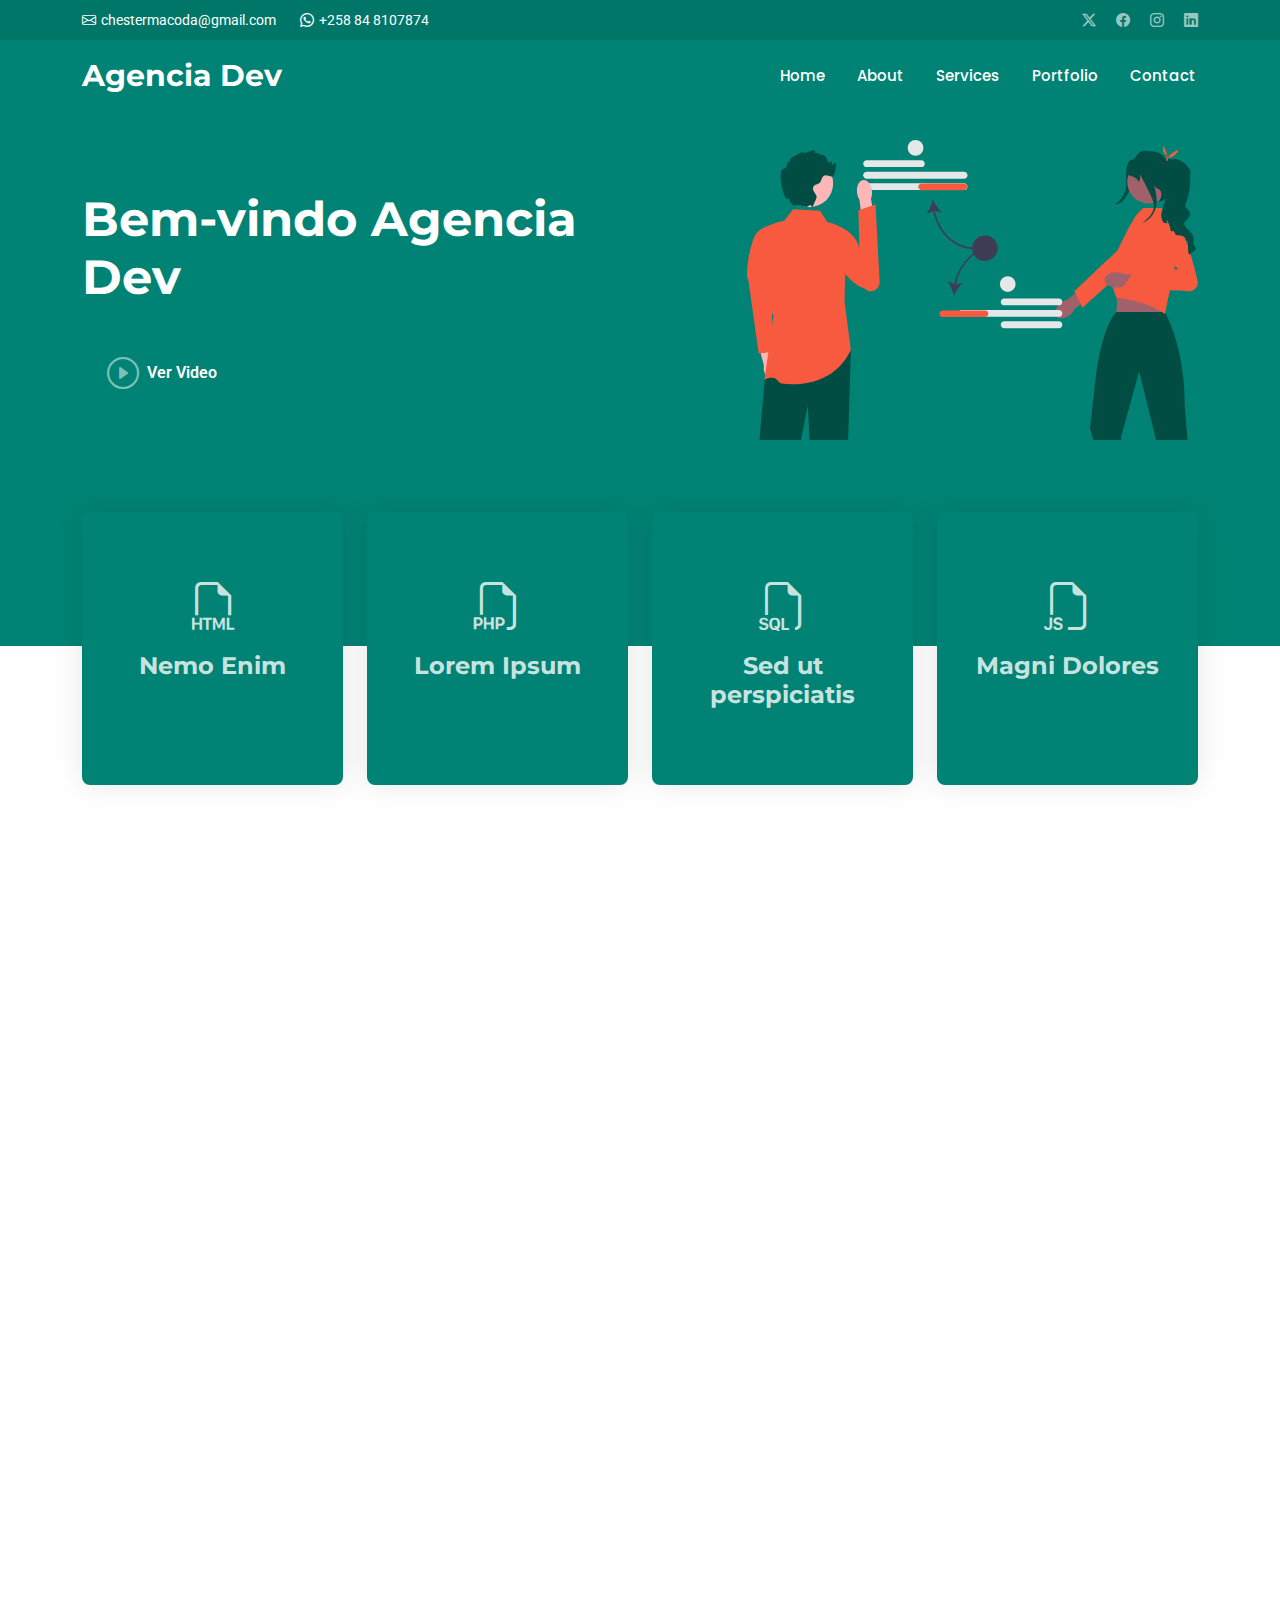
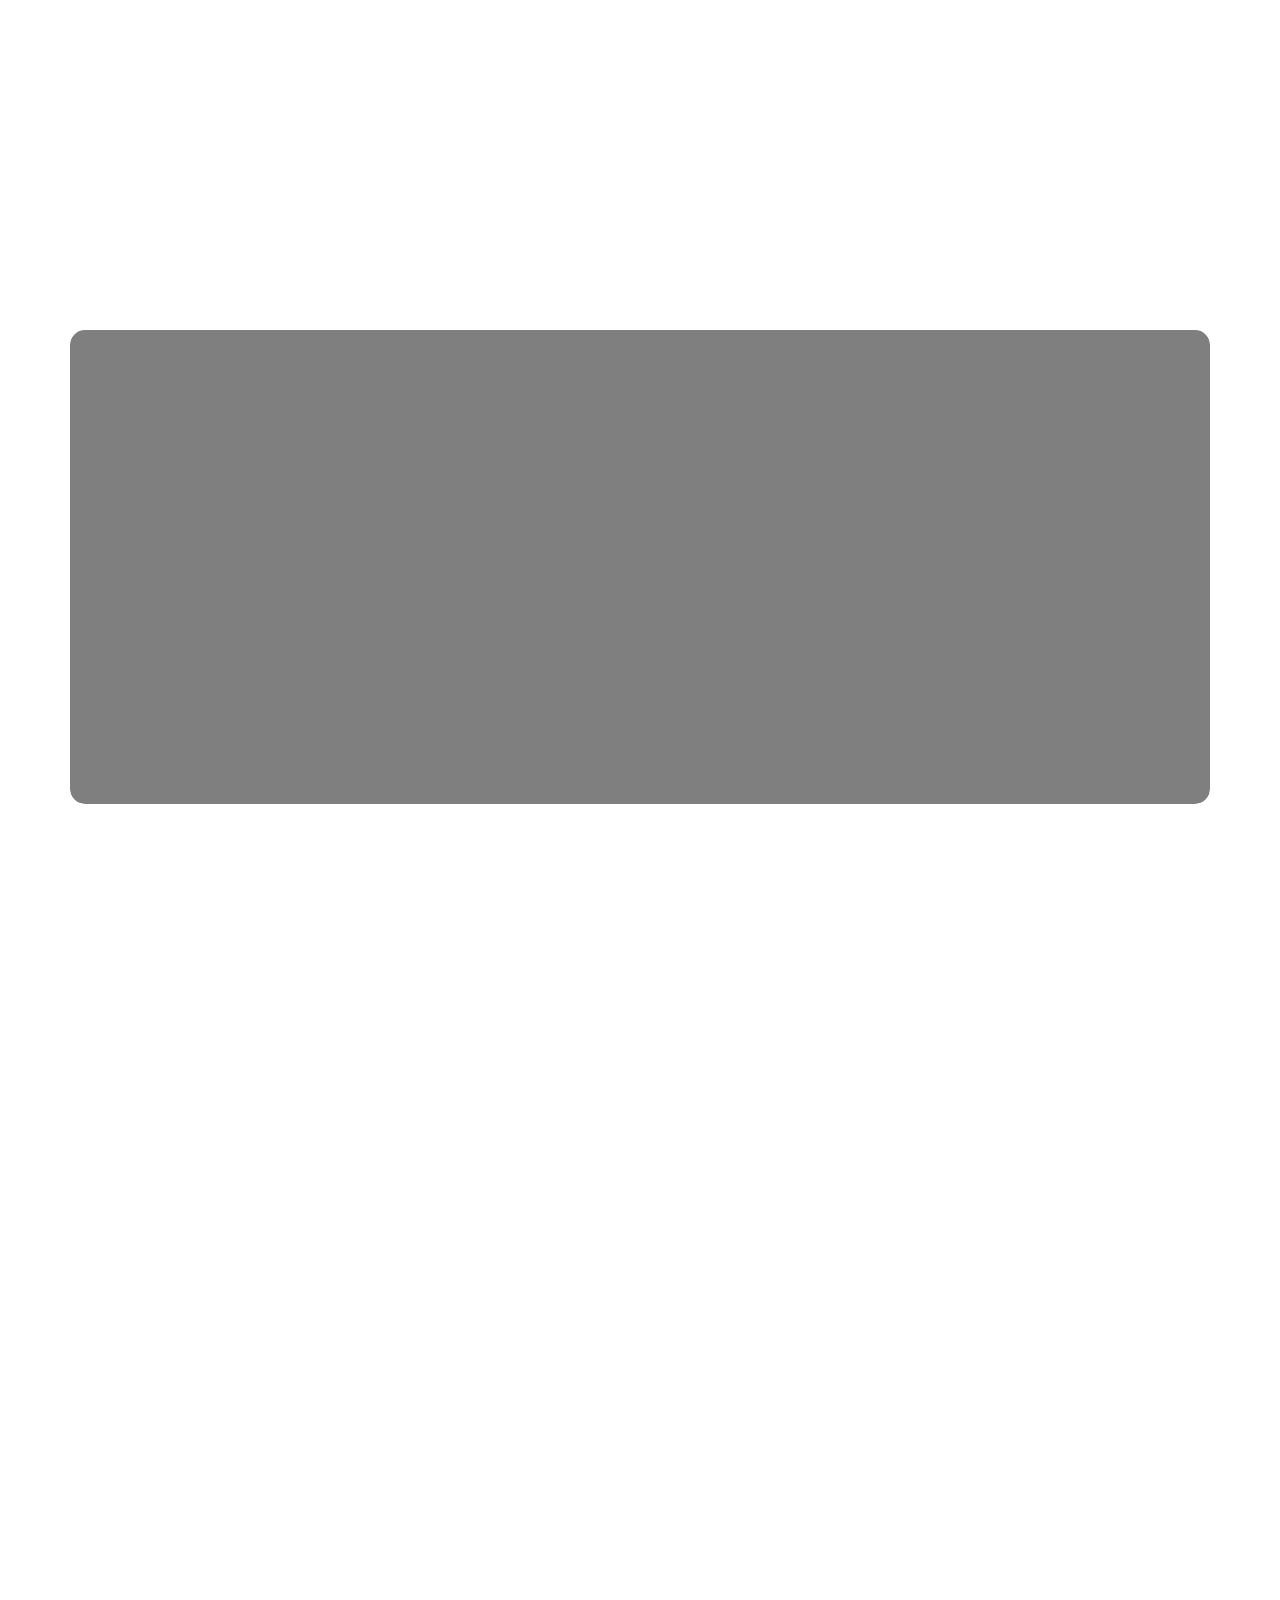
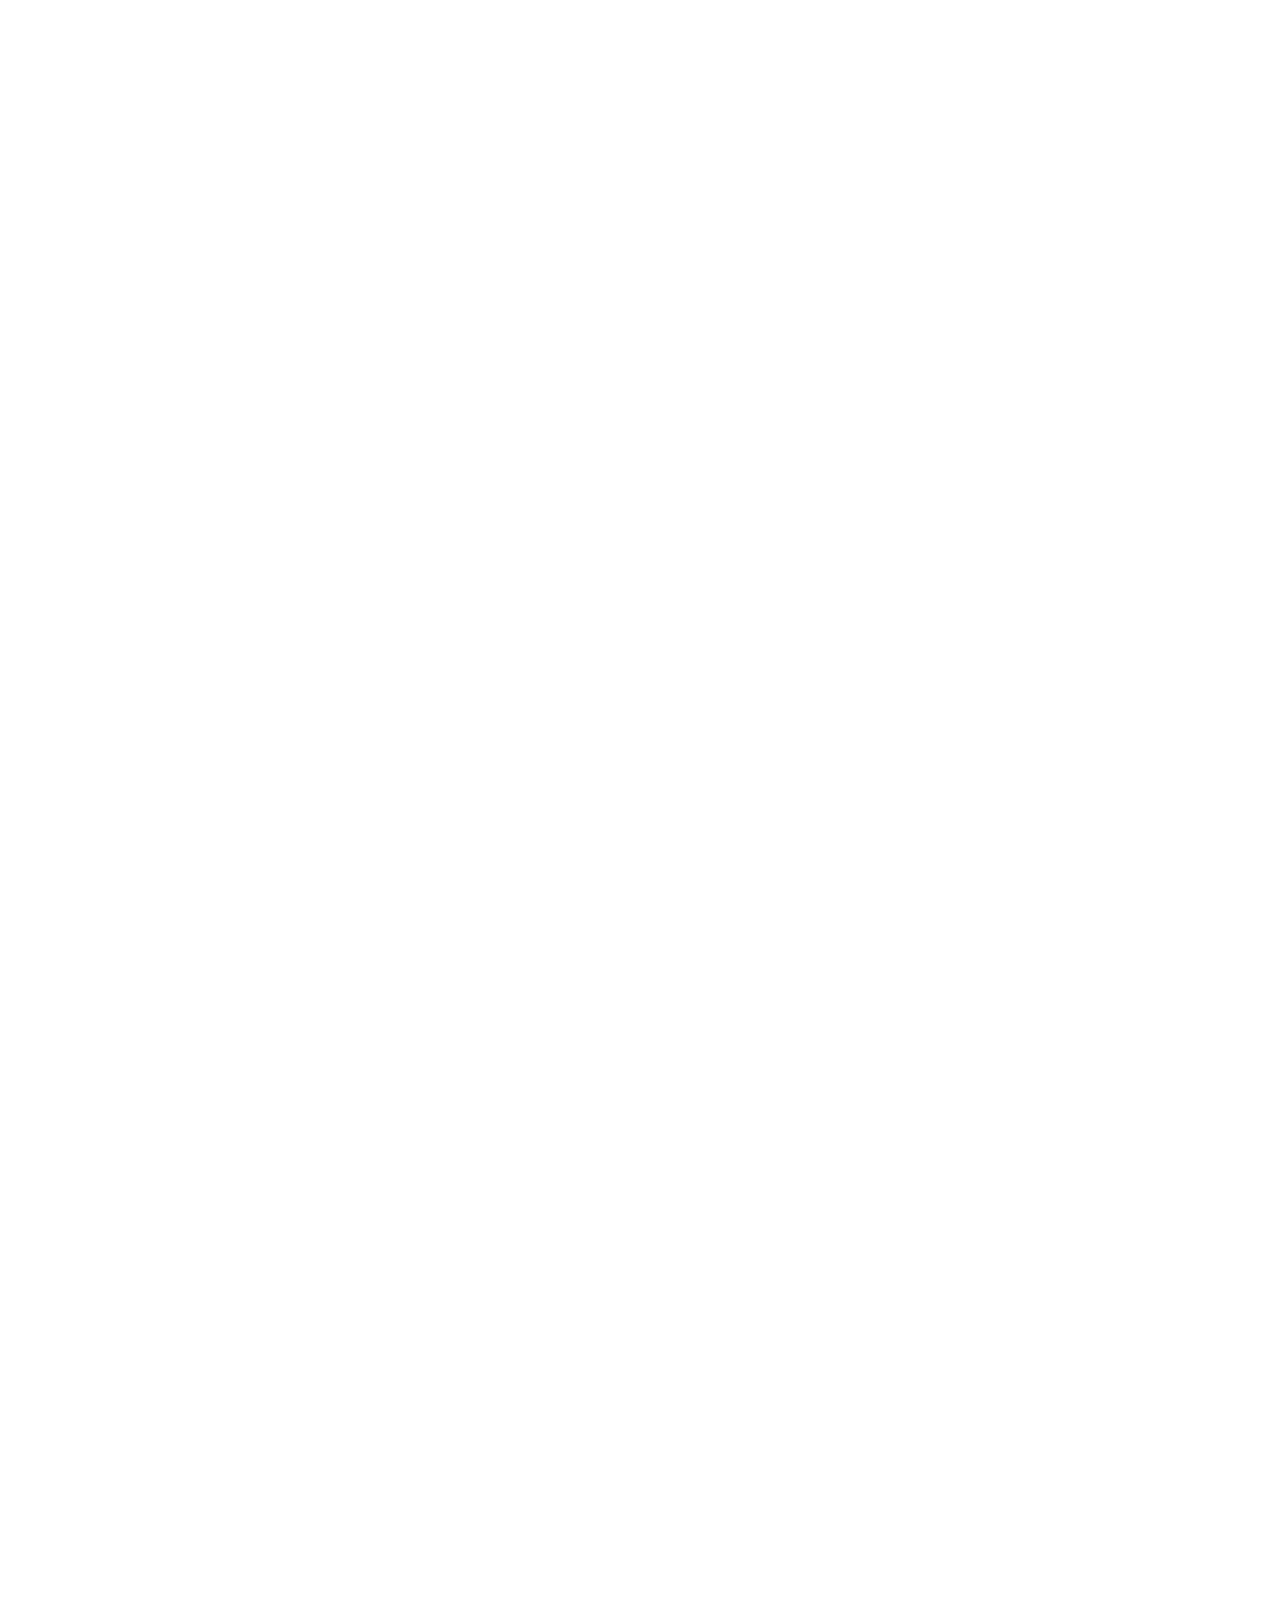
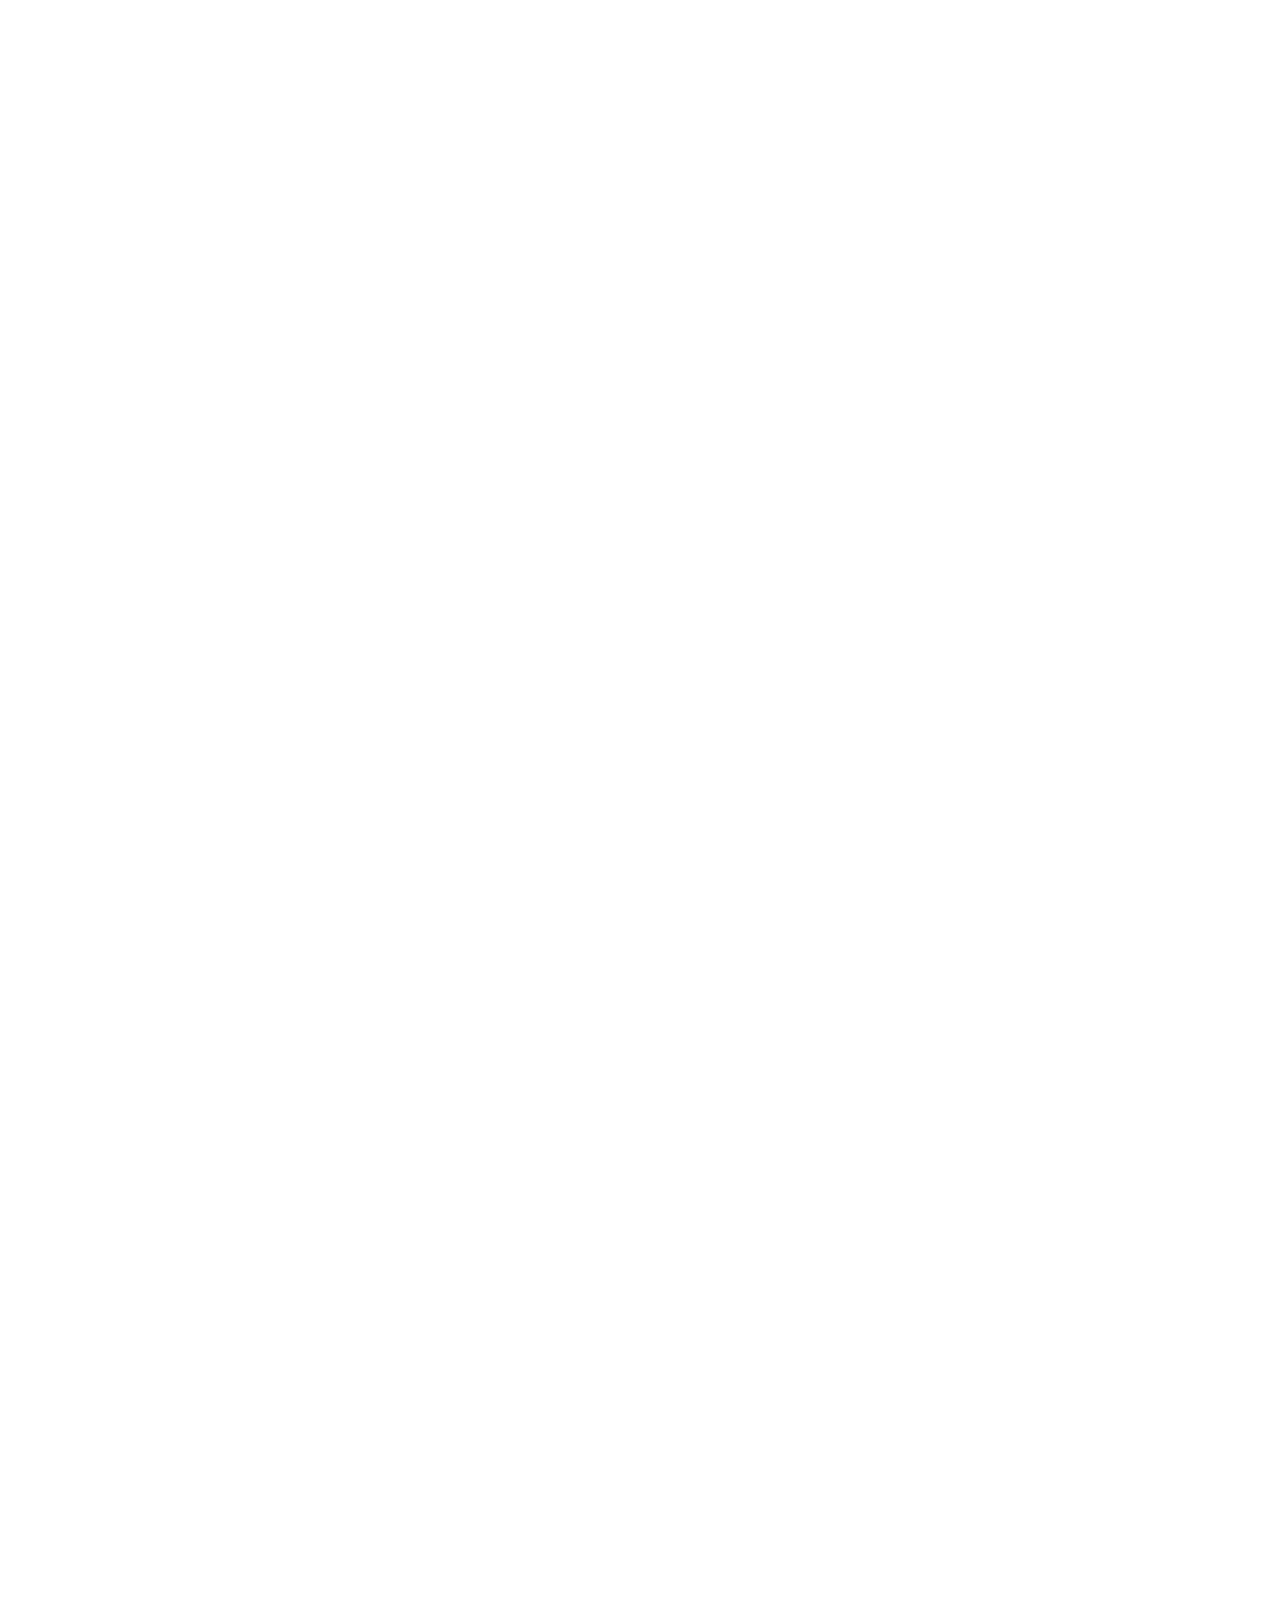
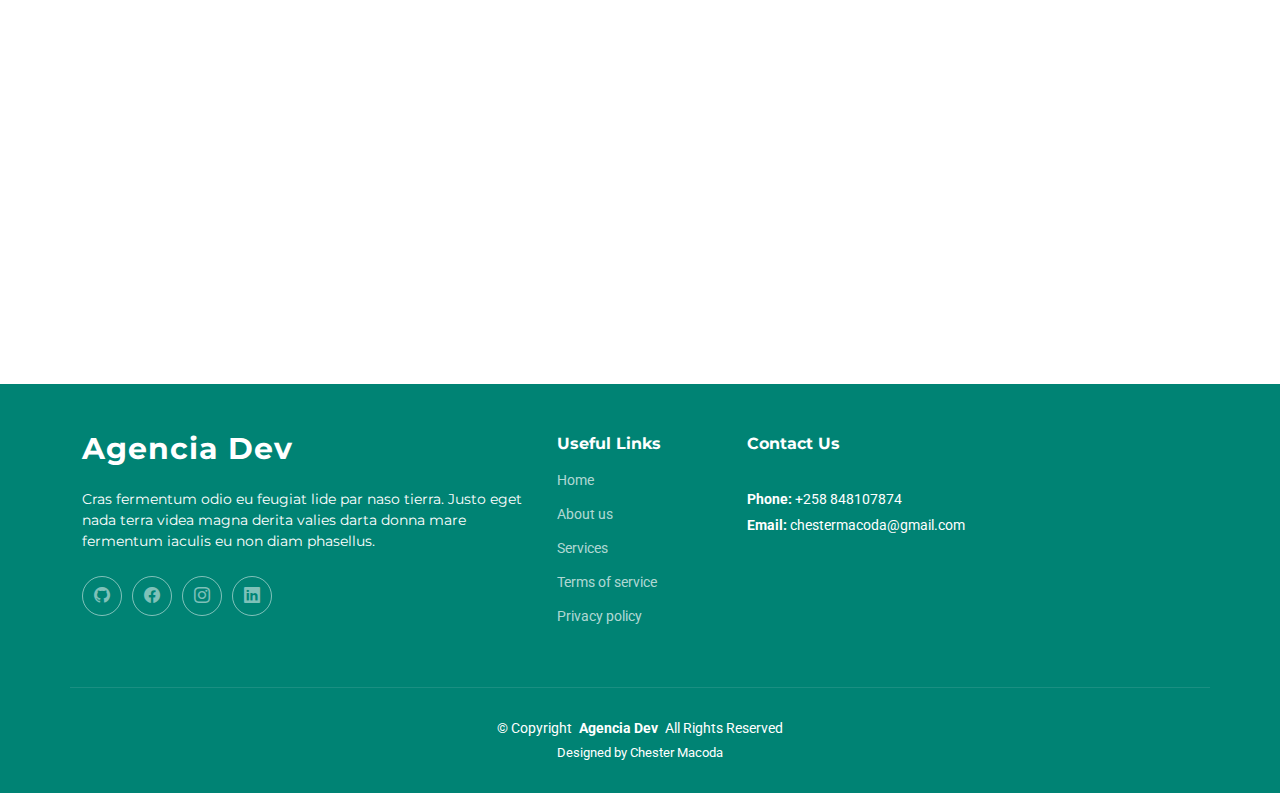
<file: index.html>
<!DOCTYPE html>
<html lang="en">

<head>
  <meta charset="utf-8">
  <meta content="width=device-width, initial-scale=1.0" name="viewport">
  <title>Agencia Dev</title>
  <meta name="description" content="">
  <meta name="keywords" content="">

  <!-- Favicons -->
  <link href="assets/img/logo.png" rel="icon">
  <link href="assets/img/logo.png" rel="apple-touch-icon">

  <!-- Fonts -->
  <link href="https://fonts.googleapis.com" rel="preconnect">
  <link href="https://fonts.gstatic.com" rel="preconnect" crossorigin>
  <link href="https://fonts.googleapis.com/css2?family=Roboto:ital,wght@0,100;0,300;0,400;0,500;0,700;0,900;1,100;1,300;1,400;1,500;1,700;1,900&family=Montserrat:ital,wght@0,100;0,200;0,300;0,400;0,500;0,600;0,700;0,800;0,900;1,100;1,200;1,300;1,400;1,500;1,600;1,700;1,800;1,900&family=Poppins:ital,wght@0,100;0,200;0,300;0,400;0,500;0,600;0,700;0,800;0,900;1,100;1,200;1,300;1,400;1,500;1,600;1,700;1,800;1,900&display=swap" rel="stylesheet">

  <!-- Vendor CSS Files -->
  <link href="assets/vendor/bootstrap/css/bootstrap.min.css" rel="stylesheet">
  <link href="assets/vendor/bootstrap-icons/bootstrap-icons.css" rel="stylesheet">
  <link href="assets/vendor/aos/aos.css" rel="stylesheet">
  <link href="assets/vendor/glightbox/css/glightbox.min.css" rel="stylesheet">
  <link href="assets/vendor/swiper/swiper-bundle.min.css" rel="stylesheet">


  <link href="assets/css/main.css" rel="stylesheet">


</head>

<body class="index-page">

  <header id="header" class="header fixed-top">

    <div class="topbar d-flex align-items-center">
      <div class="container d-flex justify-content-center justify-content-md-between">
        <div class="contact-info d-flex align-items-center">
          <i class="bi bi-envelope d-flex align-items-center"><a href="chestermacoda@gmail.com">chestermacoda@gmail.com</a></i>
          <i class="bi bi-whatsapp d-flex align-items-center ms-4"><span>+258 84 8107874</span></i>
        </div>
        <div class="social-links d-none d-md-flex align-items-center">
          <a href="#" class="twitter"><i class="bi bi-twitter-x"></i></a>
          <a href="#" class="facebook"><i class="bi bi-facebook"></i></a>
          <a href="#" class="instagram"><i class="bi bi-instagram"></i></a>
          <a href="#" class="linkedin"><i class="bi bi-linkedin"></i></a>
        </div>
      </div>
    </div><!-- End Top Bar -->

    <div class="branding d-flex align-items-cente">

      <div class="container position-relative d-flex align-items-center justify-content-between">
        <a href="index.html" class="logo d-flex align-items-center">
          <h1 class="sitename">Agencia Dev</h1>
          <span>.</span>
        </a>

        <nav id="navmenu" class="navmenu">
          <ul>
            <li><a href="#hero" class="active">Home<br></a></li>
            <li><a href="#about">About</a></li>
            <li><a href="#services">Services</a></li>  <!--- Farei como Area de cursos --->
            <li><a href="#portfolio">Portfolio</a></li> <!-- Farei como area para expor os meus projectos --->
    
             
            <li><a href="#contact">Contact</a></li>
          </ul>
          <i class="mobile-nav-toggle d-xl-none bi bi-list"></i>
        </nav>

      </div>

    </div>

  </header>

  <main class="main">

    <!-- Hero Section -->
    <section id="hero" class="hero section accent-background">

      <div class="container position-relative" data-aos="fade-up" data-aos-delay="100">
        <div class="row gy-5 justify-content-between">
          <div class="col-lg-6 order-2 order-lg-1 d-flex flex-column justify-content-center">
            <h2><span>Bem-vindo </span><span class="accent">Agencia Dev</span></h2>
            <p></p>
            <div class="d-flex">
              <!-- <a href="#about" class="btn-get-started">Get Started</a> -->
              <a href="https://www.youtube.com/watch?v=Y6OVgAWB-dU" class="glightbox btn-watch-video d-flex align-items-center"><i class="bi bi-play-circle"></i><span>Ver Video</span></a>
            </div>
          </div>
          <div class="col-lg-5 order-1 order-lg-2">
            <img src="assets/img/hero-img.svg" class="img-fluid" alt="">
          </div>
        </div>
      </div>

      <div class="icon-boxes position-relative" data-aos="fade-up" data-aos-delay="200">
        <div class="container position-relative">
          <div class="row gy-4 mt-5">


            <div class="col-xl-3 col-md-6">
              <div class="icon-box">
                <div class="icon">
                  <i class="bi bi bi-filetype-html"></i>
                  <!-- <i class="bi bi-filetype-css"></i> -->
                </div>
                <h4 class="title"><a href="" class="stretched-link">Nemo Enim</a></h4>
              </div>
            </div><!--End Icon Box -->

            <div class="col-xl-3 col-md-6">
              <div class="icon-box">
                <div class="icon">
                  <i class="bi bi-filetype-php"></i>
                  
                </div>
                <h4 class="title"><a href="" class="stretched-link">Lorem Ipsum</a></h4>
              </div>
            </div><!--End Icon Box -->

            <div class="col-xl-3 col-md-6">
              <div class="icon-box">
                <div class="icon"><i class="bi bi-filetype-sql"></i></div>
                <h4 class="title"><a href="" class="stretched-link">Sed ut perspiciatis</a></h4>
              </div>
            </div><!--End Icon Box -->

            <div class="col-xl-3 col-md-6">
              <div class="icon-box">
                <div class="icon"><i class="bi bi-filetype-js"></i></div>
                <h4 class="title"><a href="" class="stretched-link">Magni Dolores</a></h4>
              </div>
            </div><!--End Icon Box -->

           

          </div>
        </div>
      </div>

    </section><!-- /Hero Section -->

    <!-- About Section -->
 

 

    <!-- Stats Section -->
    <section id="about" class="about section">
      <div class="container" data-aos="fade-up">
        <div class="section-header">
          <h2>Sobre Nós</h2>
          <p>Conheça a Agência Dev e nossa missão de compartilhar conhecimento em programação</p>
        </div>
        <div class="row gy-4">
          <div class="col-lg-7 position-relative about-img" style="background-image: url(assets/img/about.jpg) ;" data-aos="fade-up" data-aos-delay="150">
            <div class="call-us position-absolute">
              <h4>Inscreva-se no Canal</h4>
              <p>Mais de 500 subscritores já fazem parte da nossa comunidade</p>
              <a href="https://www.youtube.com/@agenciadev1559" class="btn-get-started" target="_blank">Acessar Canal</a>
            </div>
          </div>
          <div class="col-lg-5 d-flex align-items-center" data-aos="fade-up" data-aos-delay="300">
            <div class="content ps-0 ps-lg-5">
              <p class="fst-italic">
                A Agência Dev nasceu da paixão por ensinar programação de forma prática e acessível. Nosso objetivo é:
              </p>
              <ul>
                <li><i class="bi bi-check2-all"></i> Criar tutoriais completos e detalhados para desenvolvedores de todos os níveis</li>
                <li><i class="bi bi-check2-all"></i> Compartilhar conhecimento prático com foco em projetos reais e aplicáveis</li>
                <li><i class="bi bi-check2-all"></i> Construir uma comunidade ativa de programadores que se ajudam mutuamente</li>
              </ul>
              <p>
                Todos os nossos tutoriais são criados com amor e dedicação, pensando em quem está começando na área de programação ou quer aprimorar suas habilidades. Acreditamos que o conhecimento deve ser compartilhado de forma clara e objetiva, por isso nos esforçamos para criar conteúdo de qualidade que realmente ajude você a evoluir como desenvolvedor.
              </p>
              <div class="position-relative mt-4">
                <img src="assets/img/about-2.jpg" class="img-fluid" alt="">
                <a href="https://www.youtube.com/watch?v=Y6OVgAWB-dU" class="glightbox play-btn"></a>
              </div>
            </div>
          </div>
        </div>
      </div>
    </section><!-- End About Section -->

    <!-- Call To Action Section -->
    <section id="call-to-action" class="call-to-action section dark-background">

      <div class="container">
        <img src="assets/img/image.png" alt="">
        <div class="content row justify-content-center" data-aos="zoom-in" data-aos-delay="100">
          <div class="col-xl-10">
            <div class="text-center">
              <a href="https://www.youtube.com/watch?v=Y6OVgAWB-dU" class="glightbox play-btn"></a>
              <h3>Apresentacao do Novo Curso </h3>
              <p>Duis aute irure dolor in reprehenderit in voluptate velit esse cillum dolore eu fugiat nulla pariatur. Excepteur sint occaecat cupidatat non proident, sunt in culpa qui officia deserunt mollit anim id est laborum.</p>
              <a class="cta-btn" target="_blank" href="https://www.youtube.com/@agenciadev1559">Acessar o Canal</a>
            </div>
          </div>
        </div>
      </div>

    </section><!-- /Call To Action Section -->

    <!-- Services Section -->
    <section id="services" class="services section">
      <div class="container" data-aos="fade-up">
        <div class="section-header">
          <h2>Nossos Tutoriais</h2>
          <p>Aprenda tecnologias modernas com tutoriais práticos e projetos reais</p>
        </div>
        <div class="row gy-4">
          <div class="col-lg-4 col-md-6" data-aos="fade-up" data-aos-delay="100">
            <div class="service-item">
              <div class="icon"><i class="bi bi-code-slash"></i></div>
              <h3>Desenvolvimento PHP</h3>
              <p>Aprenda a criar sistemas completos e funcionais utilizando PHP, MySQL e Bootstrap. Nossos tutoriais cobrem desde o básico até técnicas avançadas de desenvolvimento.</p>
              <a href="https://www.youtube.com/watch?v=Y6OVgAWB-dU" class="readmore stretched-link" target="_blank">Ver tutoriais <i class="bi bi-arrow-right"></i></a>
            </div>
          </div><!-- End Service Item -->
          <div class="col-lg-4 col-md-6" data-aos="fade-up" data-aos-delay="200">
            <div class="service-item">
              <div class="icon"><i class="bi bi-bar-chart"></i></div>
              <h3>Dashboards Interativos</h3>
              <p>Tutoriais detalhados sobre como criar painéis administrativos modernos e responsivos, com gráficos interativos e funcionalidades avançadas de gestão.</p>
              <a href="https://www.youtube.com/watch?v=Y6OVgAWB-dU" class="readmore stretched-link" target="_blank">Ver tutoriais <i class="bi bi-arrow-right"></i></a>
            </div>
          </div><!-- End Service Item -->
          <div class="col-lg-4 col-md-6" data-aos="fade-up" data-aos-delay="300">
            <div class="service-item">
              <div class="icon"><i class="bi bi-chat-dots"></i></div>
              <h3>Sistemas de Chat</h3>
              <p>Aprenda a desenvolver aplicações de chat em tempo real com diferentes tecnologias, incluindo WebSockets, PHP, MySQL e JavaScript para comunicação instantânea.</p>
              <a href="https://www.youtube.com/watch?v=Y6OVgAWB-dU" class="readmore stretched-link" target="_blank">Ver tutoriais <i class="bi bi-arrow-right"></i></a>
            </div>
          </div><!-- End Service Item -->
          <div class="col-lg-4 col-md-6" data-aos="fade-up" data-aos-delay="400">
            <div class="service-item">
              <div class="icon"><i class="bi bi-gear"></i></div>
              <h3>APIs RESTful</h3>
              <p>Tutoriais completos sobre como criar APIs modernas com React, Node.js e MongoDB, incluindo autenticação, autorização e integração com front-end.</p>
              <a href="https://www.youtube.com/watch?v=Y6OVgAWB-dU" class="readmore stretched-link" target="_blank">Ver tutoriais <i class="bi bi-arrow-right"></i></a>
            </div>
          </div><!-- End Service Item -->
          <div class="col-lg-4 col-md-6" data-aos="fade-up" data-aos-delay="500">
            <div class="service-item">
              <div class="icon"><i class="bi bi-layout-text-window-reverse"></i></div>
              <h3>Front-end Moderno</h3>
              <p>Aprenda a criar interfaces modernas e responsivas utilizando HTML5, CSS3, JavaScript e frameworks como React, garantindo a melhor experiência para os usuários.</p>
              <a href="https://www.youtube.com/watch?v=Y6OVgAWB-dU" class="readmore stretched-link" target="_blank">Ver tutoriais <i class="bi bi-arrow-right"></i></a>
            </div>
          </div><!-- End Service Item -->
          <div class="col-lg-4 col-md-6" data-aos="fade-up" data-aos-delay="600">
            <div class="service-item">
              <div class="icon"><i class="bi bi-lock"></i></div>
              <h3>Segurança Web</h3>
              <p>Tutoriais sobre implementação de sistemas de login seguros, proteção contra vulnerabilidades comuns e boas práticas de segurança em aplicações web.</p>
              <a href="https://www.youtube.com/watch?v=Y6OVgAWB-dU" class="readmore stretched-link" target="_blank">Ver tutoriais <i class="bi bi-arrow-right"></i></a>
            </div>
          </div><!-- End Service Item -->
        </div>
      </div>
    </section><!-- End Services Section -->

    <!-- Testimonials Section -->
    <!-- /Testimonials Section -->

    <!-- Portfolio Section -->
    <section id="portfolio" class="portfolio section">

      <!-- Section Title -->
      <div class="container section-title" data-aos="fade-up">
        <h2>Portfolio</h2>
        <p>Necessitatibus eius consequatur ex aliquid fuga eum quidem sint consectetur velit</p>
      </div><!-- End Section Title -->

      <div class="container">

        <div class="isotope-layout" data-default-filter="*" data-layout="masonry" data-sort="original-order">

          <ul class="portfolio-filters isotope-filters" data-aos="fade-up" data-aos-delay="100">
            <li data-filter="*" class="filter-active">All</li>
            <li data-filter=".filter-app">App</li>
            <li data-filter=".filter-product">Product</li>
            <li data-filter=".filter-branding">Branding</li>
            <li data-filter=".filter-books">Books</li>
          </ul><!-- End Portfolio Filters -->

          <div class="row gy-4 isotope-container" data-aos="fade-up" data-aos-delay="200">

            <div class="col-lg-4 col-md-6 portfolio-item isotope-item filter-app">
              <div class="portfolio-content h-100">
                <a href="assets/img/portfolio/app-1.jpg" data-gallery="portfolio-gallery-app" class="glightbox"><img src="assets/img/portfolio/app-1.jpg" class="img-fluid" alt=""></a>
                <div class="portfolio-info">
                  <h4><a href="portfolio-details.html" title="More Details">App 1</a></h4>
                  <p>Lorem ipsum, dolor sit amet consectetur</p>
                </div>
              </div>
            </div><!-- End Portfolio Item -->

            <div class="col-lg-4 col-md-6 portfolio-item isotope-item filter-product">
              <div class="portfolio-content h-100">
                <a href="assets/img/portfolio/product-1.jpg" data-gallery="portfolio-gallery-app" class="glightbox"><img src="assets/img/portfolio/product-1.jpg" class="img-fluid" alt=""></a>
                <div class="portfolio-info">
                  <h4><a href="portfolio-details.html" title="More Details">Product 1</a></h4>
                  <p>Lorem ipsum, dolor sit amet consectetur</p>
                </div>
              </div>
            </div><!-- End Portfolio Item -->

            <div class="col-lg-4 col-md-6 portfolio-item isotope-item filter-branding">
              <div class="portfolio-content h-100">
                <a href="assets/img/portfolio/branding-1.jpg" data-gallery="portfolio-gallery-app" class="glightbox"><img src="assets/img/portfolio/branding-1.jpg" class="img-fluid" alt=""></a>
                <div class="portfolio-info">
                  <h4><a href="portfolio-details.html" title="More Details">Branding 1</a></h4>
                  <p>Lorem ipsum, dolor sit amet consectetur</p>
                </div>
              </div>
            </div><!-- End Portfolio Item -->

            <div class="col-lg-4 col-md-6 portfolio-item isotope-item filter-books">
              <div class="portfolio-content h-100">
                <a href="assets/img/portfolio/books-1.jpg" data-gallery="portfolio-gallery-app" class="glightbox"><img src="assets/img/portfolio/books-1.jpg" class="img-fluid" alt=""></a>
                <div class="portfolio-info">
                  <h4><a href="portfolio-details.html" title="More Details">Books 1</a></h4>
                  <p>Lorem ipsum, dolor sit amet consectetur</p>
                </div>
              </div>
            </div><!-- End Portfolio Item -->

            <div class="col-lg-4 col-md-6 portfolio-item isotope-item filter-app">
              <div class="portfolio-content h-100">
                <a href="assets/img/portfolio/app-2.jpg" data-gallery="portfolio-gallery-app" class="glightbox"><img src="assets/img/portfolio/app-2.jpg" class="img-fluid" alt=""></a>
                <div class="portfolio-info">
                  <h4><a href="portfolio-details.html" title="More Details">App 2</a></h4>
                  <p>Lorem ipsum, dolor sit amet consectetur</p>
                </div>
              </div>
            </div><!-- End Portfolio Item -->

            <div class="col-lg-4 col-md-6 portfolio-item isotope-item filter-product">
              <div class="portfolio-content h-100">
                <a href="assets/img/portfolio/product-2.jpg" data-gallery="portfolio-gallery-app" class="glightbox"><img src="assets/img/portfolio/product-2.jpg" class="img-fluid" alt=""></a>
                <div class="portfolio-info">
                  <h4><a href="portfolio-details.html" title="More Details">Product 2</a></h4>
                  <p>Lorem ipsum, dolor sit amet consectetur</p>
                </div>
              </div>
            </div><!-- End Portfolio Item -->

            <div class="col-lg-4 col-md-6 portfolio-item isotope-item filter-branding">
              <div class="portfolio-content h-100">
                <a href="assets/img/portfolio/branding-2.jpg" data-gallery="portfolio-gallery-app" class="glightbox"><img src="assets/img/portfolio/branding-2.jpg" class="img-fluid" alt=""></a>
                <div class="portfolio-info">
                  <h4><a href="portfolio-details.html" title="More Details">Branding 2</a></h4>
                  <p>Lorem ipsum, dolor sit amet consectetur</p>
                </div>
              </div>
            </div><!-- End Portfolio Item -->

            <div class="col-lg-4 col-md-6 portfolio-item isotope-item filter-books">
              <div class="portfolio-content h-100">
                <a href="assets/img/portfolio/books-2.jpg" data-gallery="portfolio-gallery-app" class="glightbox"><img src="assets/img/portfolio/books-2.jpg" class="img-fluid" alt=""></a>
                <div class="portfolio-info">
                  <h4><a href="portfolio-details.html" title="More Details">Books 2</a></h4>
                  <p>Lorem ipsum, dolor sit amet consectetur</p>
                </div>
              </div>
            </div><!-- End Portfolio Item -->

            <div class="col-lg-4 col-md-6 portfolio-item isotope-item filter-app">
              <div class="portfolio-content h-100">
                <a href="assets/img/portfolio/app-3.jpg" data-gallery="portfolio-gallery-app" class="glightbox"><img src="assets/img/portfolio/app-3.jpg" class="img-fluid" alt=""></a>
                <div class="portfolio-info">
                  <h4><a href="portfolio-details.html" title="More Details">App 3</a></h4>
                  <p>Lorem ipsum, dolor sit amet consectetur</p>
                </div>
              </div>
            </div><!-- End Portfolio Item -->

            <div class="col-lg-4 col-md-6 portfolio-item isotope-item filter-product">
              <div class="portfolio-content h-100">
                <a href="assets/img/portfolio/product-3.jpg" data-gallery="portfolio-gallery-app" class="glightbox"><img src="assets/img/portfolio/product-3.jpg" class="img-fluid" alt=""></a>
                <div class="portfolio-info">
                  <h4><a href="portfolio-details.html" title="More Details">Product 3</a></h4>
                  <p>Lorem ipsum, dolor sit amet consectetur</p>
                </div>
              </div>
            </div><!-- End Portfolio Item -->

            <div class="col-lg-4 col-md-6 portfolio-item isotope-item filter-branding">
              <div class="portfolio-content h-100">
                <a href="assets/img/portfolio/branding-3.jpg" data-gallery="portfolio-gallery-app" class="glightbox"><img src="assets/img/portfolio/branding-3.jpg" class="img-fluid" alt=""></a>
                <div class="portfolio-info">
                  <h4><a href="portfolio-details.html" title="More Details">Branding 3</a></h4>
                  <p>Lorem ipsum, dolor sit amet consectetur</p>
                </div>
              </div>
            </div><!-- End Portfolio Item -->

            <div class="col-lg-4 col-md-6 portfolio-item isotope-item filter-books">
              <div class="portfolio-content h-100">
                <a href="assets/img/portfolio/books-3.jpg" data-gallery="portfolio-gallery-app" class="glightbox"><img src="assets/img/portfolio/books-3.jpg" class="img-fluid" alt=""></a>
                <div class="portfolio-info">
                  <h4><a href="portfolio-details.html" title="More Details">Books 3</a></h4>
                  <p>Lorem ipsum, dolor sit amet consectetur</p>
                </div>
              </div>
            </div><!-- End Portfolio Item -->

          </div><!-- End Portfolio Container -->

        </div>

      </div>

    </section><!-- /Portfolio Section -->

 

    <section id="testimonials" class="testimonials section">

      <!-- Section Title -->
      <div class="container section-title" data-aos="fade-up">
        <h2>Testimonials</h2>
        <p>Necessitatibus eius consequatur ex aliquid fuga eum quidem sint consectetur velit</p>
      </div><!-- End Section Title -->

      <div class="container" data-aos="fade-up" data-aos-delay="100">

        <div class="swiper init-swiper">
          <script type="application/json" class="swiper-config">
            {
              "loop": true,
              "speed": 600,
              "autoplay": {
                "delay": 5000
              },
              "slidesPerView": "auto",
              "pagination": {
                "el": ".swiper-pagination",
                "type": "bullets",
                "clickable": true
              },
              "breakpoints": {
                "320": {
                  "slidesPerView": 1,
                  "spaceBetween": 40
                },
                "1200": {
                  "slidesPerView": 3,
                  "spaceBetween": 10
                }
              }
            }
          </script>
          <div class="swiper-wrapper">

            <div class="swiper-slide">
              <div class="testimonial-item">
                <img src="assets/img/testimonials/testimonials-1.jpg" class="testimonial-img" alt="">
                <h3>Saul Goodman</h3>
                <h4>Ceo &amp; Founder</h4>
                <div class="stars">
                  <i class="bi bi-star-fill"></i><i class="bi bi-star-fill"></i><i class="bi bi-star-fill"></i><i class="bi bi-star-fill"></i><i class="bi bi-star-fill"></i>
                </div>
                <p>
                  <i class="bi bi-quote quote-icon-left"></i>
                  <span>Proin iaculis purus consequat sem cure digni ssim donec porttitora entum suscipit rhoncus. Accusantium quam, ultricies eget id, aliquam eget nibh et. Maecen aliquam, risus at semper.</span>
                  <i class="bi bi-quote quote-icon-right"></i>
                </p>
              </div>
            </div><!-- End testimonial item -->

            <div class="swiper-slide">
              <div class="testimonial-item">
                <img src="assets/img/testimonials/testimonials-2.jpg" class="testimonial-img" alt="">
                <h3>Sara Wilsson</h3>
                <h4>Designer</h4>
                <div class="stars">
                  <i class="bi bi-star-fill"></i><i class="bi bi-star-fill"></i><i class="bi bi-star-fill"></i><i class="bi bi-star-fill"></i><i class="bi bi-star-fill"></i>
                </div>
                <p>
                  <i class="bi bi-quote quote-icon-left"></i>
                  <span>Export tempor illum tamen malis malis eram quae irure esse labore quem cillum quid cillum eram malis quorum velit fore eram velit sunt aliqua noster fugiat irure amet legam anim culpa.</span>
                  <i class="bi bi-quote quote-icon-right"></i>
                </p>
              </div>
            </div><!-- End testimonial item -->

            <div class="swiper-slide">
              <div class="testimonial-item">
                <img src="assets/img/testimonials/testimonials-3.jpg" class="testimonial-img" alt="">
                <h3>Jena Karlis</h3>
                <h4>Store Owner</h4>
                <div class="stars">
                  <i class="bi bi-star-fill"></i><i class="bi bi-star-fill"></i><i class="bi bi-star-fill"></i><i class="bi bi-star-fill"></i><i class="bi bi-star-fill"></i>
                </div>
                <p>
                  <i class="bi bi-quote quote-icon-left"></i>
                  <span>Enim nisi quem export duis labore cillum quae magna enim sint quorum nulla quem veniam duis minim tempor labore quem eram duis noster aute amet eram fore quis sint minim.</span>
                  <i class="bi bi-quote quote-icon-right"></i>
                </p>
              </div>
            </div><!-- End testimonial item -->

            <div class="swiper-slide">
              <div class="testimonial-item">
                <img src="assets/img/testimonials/testimonials-4.jpg" class="testimonial-img" alt="">
                <h3>Matt Brandon</h3>
                <h4>Freelancer</h4>
                <div class="stars">
                  <i class="bi bi-star-fill"></i><i class="bi bi-star-fill"></i><i class="bi bi-star-fill"></i><i class="bi bi-star-fill"></i><i class="bi bi-star-fill"></i>
                </div>
                <p>
                  <i class="bi bi-quote quote-icon-left"></i>
                  <span>Fugiat enim eram quae cillum dolore dolor amet nulla culpa multos export minim fugiat minim velit minim dolor enim duis veniam ipsum anim magna sunt elit fore quem dolore labore illum veniam.</span>
                  <i class="bi bi-quote quote-icon-right"></i>
                </p>
              </div>
            </div><!-- End testimonial item -->

            <div class="swiper-slide">
              <div class="testimonial-item">
                <img src="assets/img/testimonials/testimonials-5.jpg" class="testimonial-img" alt="">
                <h3>John Larson</h3>
                <h4>Entrepreneur</h4>
                <div class="stars">
                  <i class="bi bi-star-fill"></i><i class="bi bi-star-fill"></i><i class="bi bi-star-fill"></i><i class="bi bi-star-fill"></i><i class="bi bi-star-fill"></i>
                </div>
                <p>
                  <i class="bi bi-quote quote-icon-left"></i>
                  <span>Quis quorum aliqua sint quem legam fore sunt eram irure aliqua veniam tempor noster veniam enim culpa labore duis sunt culpa nulla illum cillum fugiat legam esse veniam culpa fore nisi cillum quid.</span>
                  <i class="bi bi-quote quote-icon-right"></i>
                </p>
              </div>
            </div><!-- End testimonial item -->

          </div>
          <div class="swiper-pagination"></div>
        </div>

      </div>

    </section>

    <!-- Pricing Section -->
  

    <!-- Faq Section -->    <!-- Recent Posts Section -->


    <!-- Contact Section -->
    <section id="contact" class="contact section">

      <!-- Section Title -->
      <div class="container section-title" data-aos="fade-up">
        <h2>Contact</h2>
        <p>Necessitatibus eius consequatur ex aliquid fuga eum quidem sint consectetur velit</p>
      </div><!-- End Section Title -->

      <div class="container" data-aos="fade-up" data-aos-delay="100">

        <div class="row gx-lg-0 gy-4">

          <div class="col-lg-4">
            <div class="info-container d-flex flex-column align-items-center justify-content-center">
              <div class="info-item d-flex" data-aos="fade-up" data-aos-delay="300">
                <i class="bi bi-whatsapp flex-shrink-0"></i>
                <div>
                  <h3>Contacto Whatsapp</h3>
                  <p>+258 848107874</p>
                </div>
              </div><!-- End Info Item -->
              
              <div class="info-item d-flex" data-aos="fade-up" data-aos-delay="200">
                <i class="bi bi-person-workspace flex-shrink-0"></i>
                <div>
                  <h3>Grupo do Whatsapp</h3>
                  <p>A108 Adam Street, New York, NY 535022</p>
                </div>
              </div><!-- End Info Item -->

            

              <div class="info-item d-flex" data-aos="fade-up" data-aos-delay="400">
                <i class="bi bi-envelope flex-shrink-0"></i>
                <div>
                  <h3>Email Pessoal</h3>
                  <p>Chestermacoda@gmail.com</p>
                </div>
              </div><!-- End Info Item -->

              <div class="info-item d-flex" data-aos="fade-up" data-aos-delay="500">
                <i class="bi bi-github flex-shrink-0"></i>
                <div>
                  <h3>Github</h3>
                  <p>github.com/chestermacoda</p>
                </div>
              </div><!-- End Info Item -->

            </div>

          </div>

          <div class="col-lg-8">
            <form action="forms/contact.php" method="post" class="php-email-form" data-aos="fade" data-aos-delay="100">
              <div class="row gy-4">

                <div class="col-md-6">
                  <input type="text" name="name" class="form-control" placeholder="Your Name" required="">
                </div>

                <div class="col-md-6 ">
                  <input type="email" class="form-control" name="email" placeholder="Your Email" required="">
                </div>

                <div class="col-md-12">
                  <input type="text" class="form-control" name="subject" placeholder="Subject" required="">
                </div>

                <div class="col-md-12">
                  <textarea class="form-control" name="message" rows="8" placeholder="Message" required=""></textarea>
                </div>

                <div class="col-md-12 text-center">
                  <div class="loading">Loading</div>
                  <div class="error-message"></div>
                  <div class="sent-message">Your message has been sent. Thank you!</div>

                  <button type="submit">Send Message</button>
                </div>

              </div>
            </form>
          </div><!-- End Contact Form -->

        </div>

      </div>

    </section><!-- /Contact Section -->

  </main>

  <footer id="footer" class="footer accent-background">

    <div class="container footer-top">
      <div class="row gy-4">
        <div class="col-lg-5 col-md-12 footer-about">
          <a href="index.html" class="logo d-flex align-items-center">
            <span class="sitename">Agencia Dev</span>
          </a>
          <p>Cras fermentum odio eu feugiat lide par naso tierra. Justo eget nada terra videa magna derita valies darta donna mare fermentum iaculis eu non diam phasellus.</p>
          <div class="social-links d-flex mt-4">
            <a href="https://github.com/chestermacoda/"><i class="bi bi-github"></i></a>
            <a href=""><i class="bi bi-facebook"></i></a>
            <a href=""><i class="bi bi-instagram"></i></a>
            <a href="https://www.linkedin.com/in/chester-macoda-5860671a4/"><i class="bi bi-linkedin"></i></a>
          </div>
        </div>

        <div class="col-lg-2 col-6 footer-links">
          <h4>Useful Links</h4>
          <ul>
            <li><a href="#">Home</a></li>
            <li><a href="#">About us</a></li>
            <li><a href="#">Services</a></li>
            <li><a href="#">Terms of service</a></li>
            <li><a href="#">Privacy policy</a></li>
          </ul>
        </div>

        <!-- <div class="col-lg-2 col-6 footer-links">
          <h4>Our Services</h4>
          <ul>
            <li><a href="#">Web Design</a></li>
            <li><a href="#">Web Development</a></li>
            <li><a href="#">Product Management</a></li>
            <li><a href="#">Marketing</a></li>
            <li><a href="#">Graphic Design</a></li>
          </ul>
        </div> -->

        <div class="col-lg-3 col-md-12 footer-contact text-center text-md-start">
          <h4>Contact Us</h4>
          <p class="mt-4"><strong>Phone:</strong> <span>+258 848107874</span></p>
          <p><strong>Email:</strong> <span>chestermacoda@gmail.com</span></p>
        </div>

      </div>
    </div>

    <div class="container copyright text-center mt-4">
      <p>© <span>Copyright</span> <strong class="px-1 sitename">Agencia Dev</strong> <span>All Rights Reserved</span></p>
      <div class="credits">
        Designed by <a href="chestermacoda@gmail.com">Chester Macoda</a>
      </div>
    </div>

  </footer>

  <!-- Scroll Top -->
  <a href="#" id="scroll-top" class="scroll-top d-flex align-items-center justify-content-center"><i class="bi bi-arrow-up-short"></i></a>

  <!-- Preloader -->
  <div id="preloader"></div>

  <!-- Vendor JS Files -->
  <script src="assets/vendor/bootstrap/js/bootstrap.bundle.min.js"></script>
  <script src="assets/vendor/php-email-form/validate.js"></script>
  <script src="assets/vendor/aos/aos.js"></script>
  <script src="assets/vendor/glightbox/js/glightbox.min.js"></script>
  <script src="assets/vendor/swiper/swiper-bundle.min.js"></script>
  <script src="assets/vendor/purecounter/purecounter_vanilla.js"></script>
  <script src="assets/vendor/imagesloaded/imagesloaded.pkgd.min.js"></script>
  <script src="assets/vendor/isotope-layout/isotope.pkgd.min.js"></script>

  <!-- Main JS File -->
  <script src="assets/js/main.js"></script>

</body>

</html>
</file>
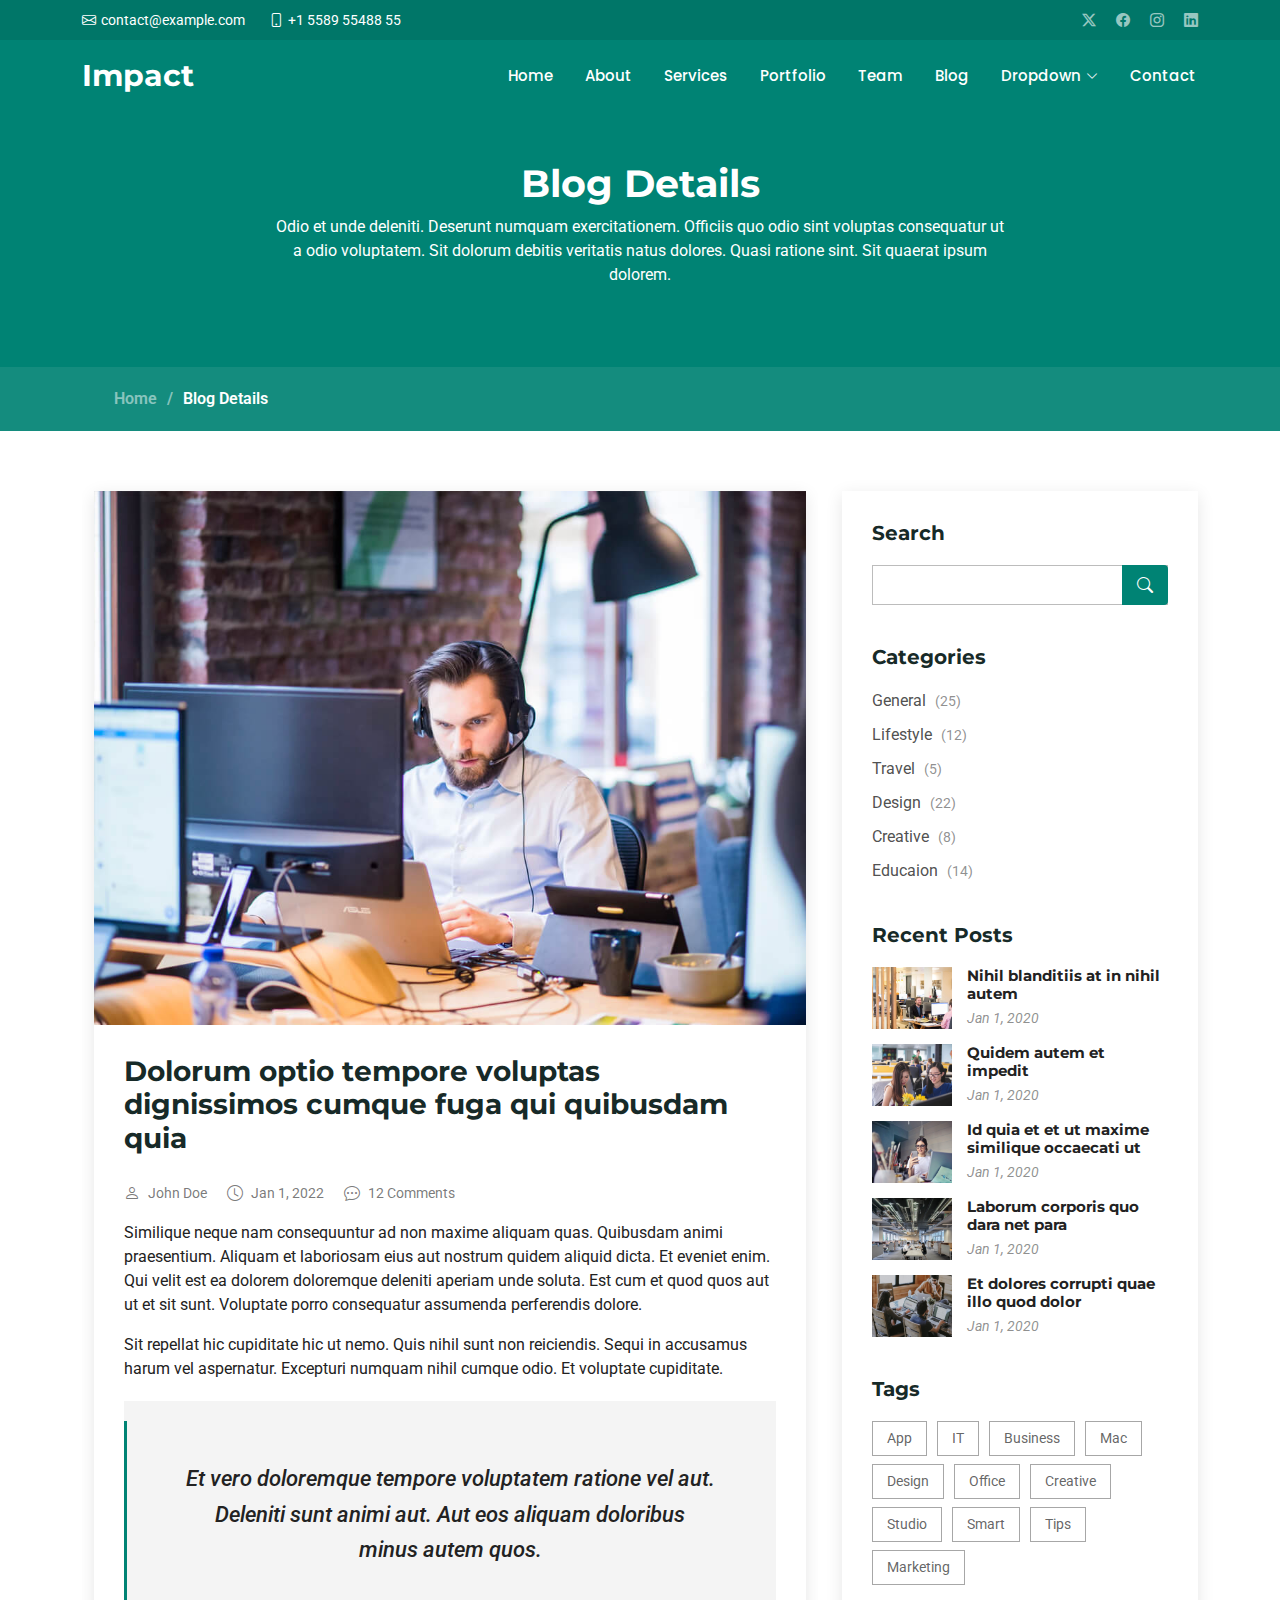
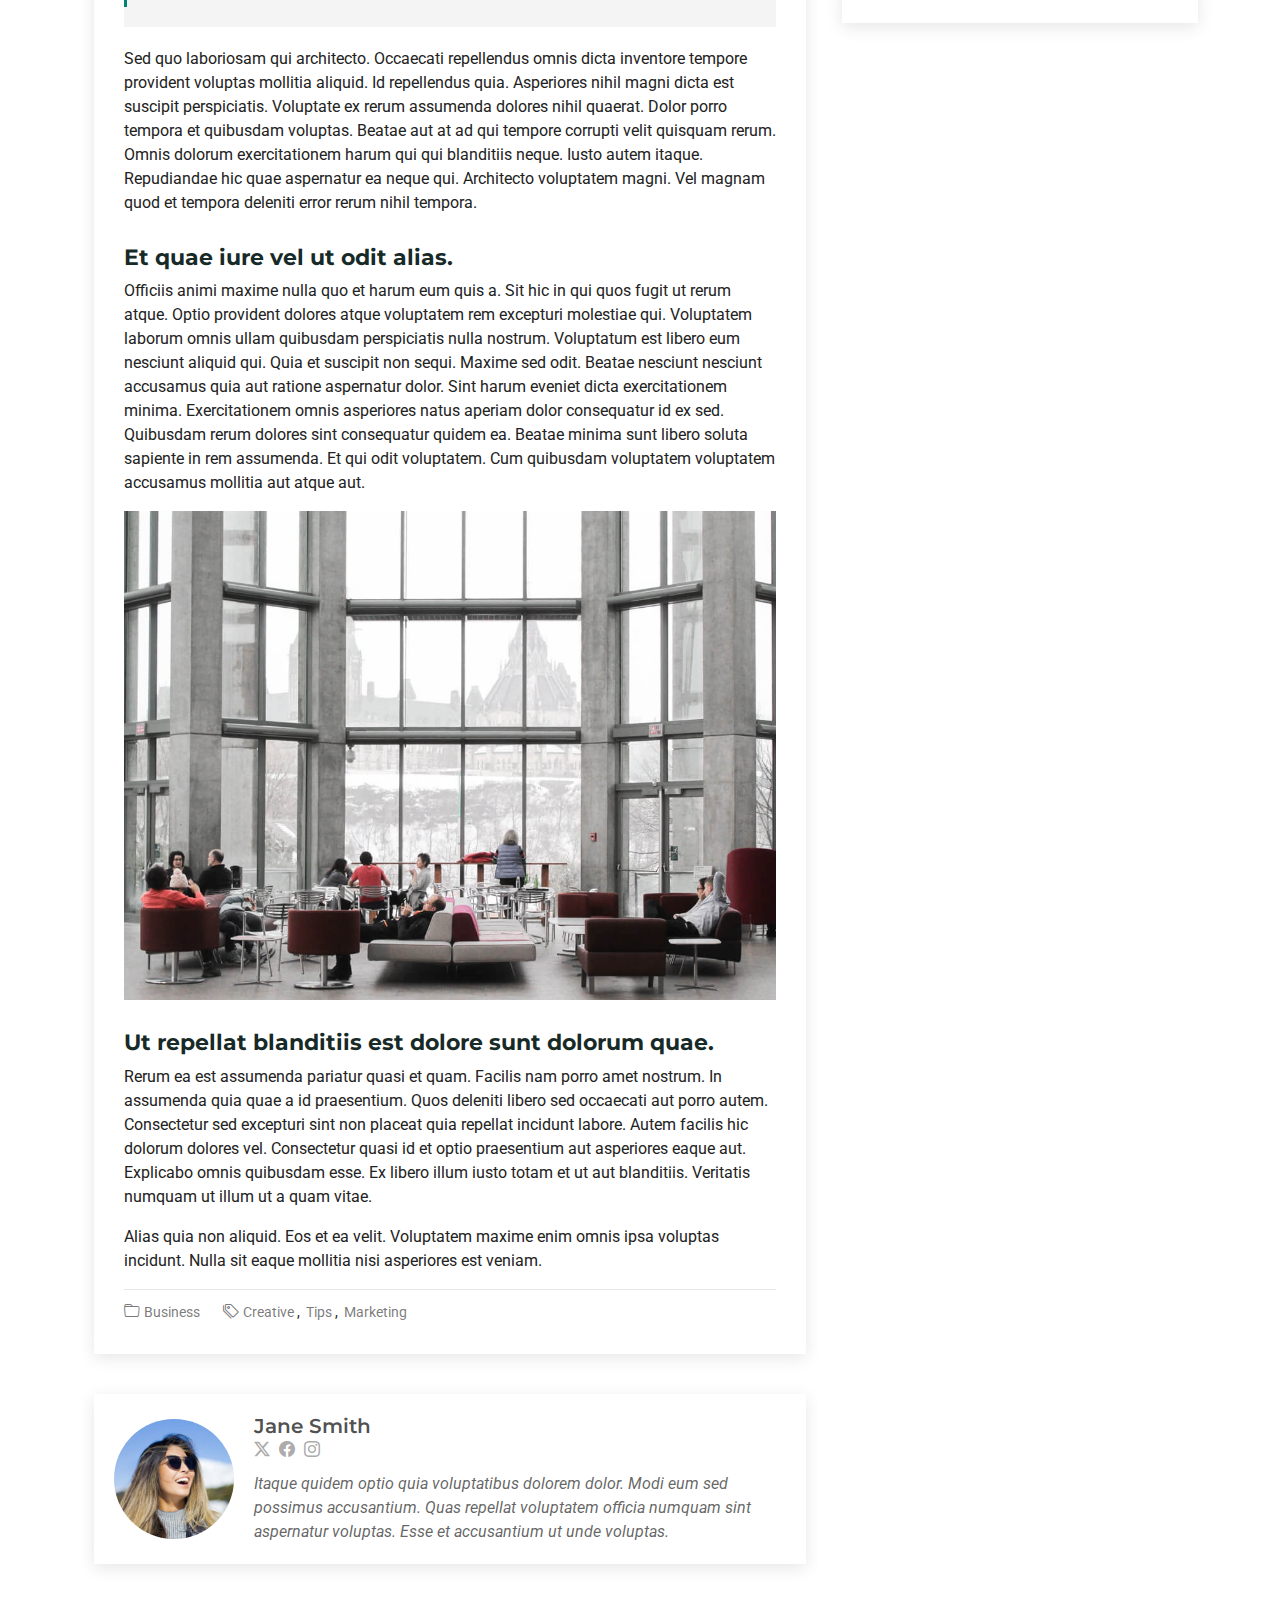
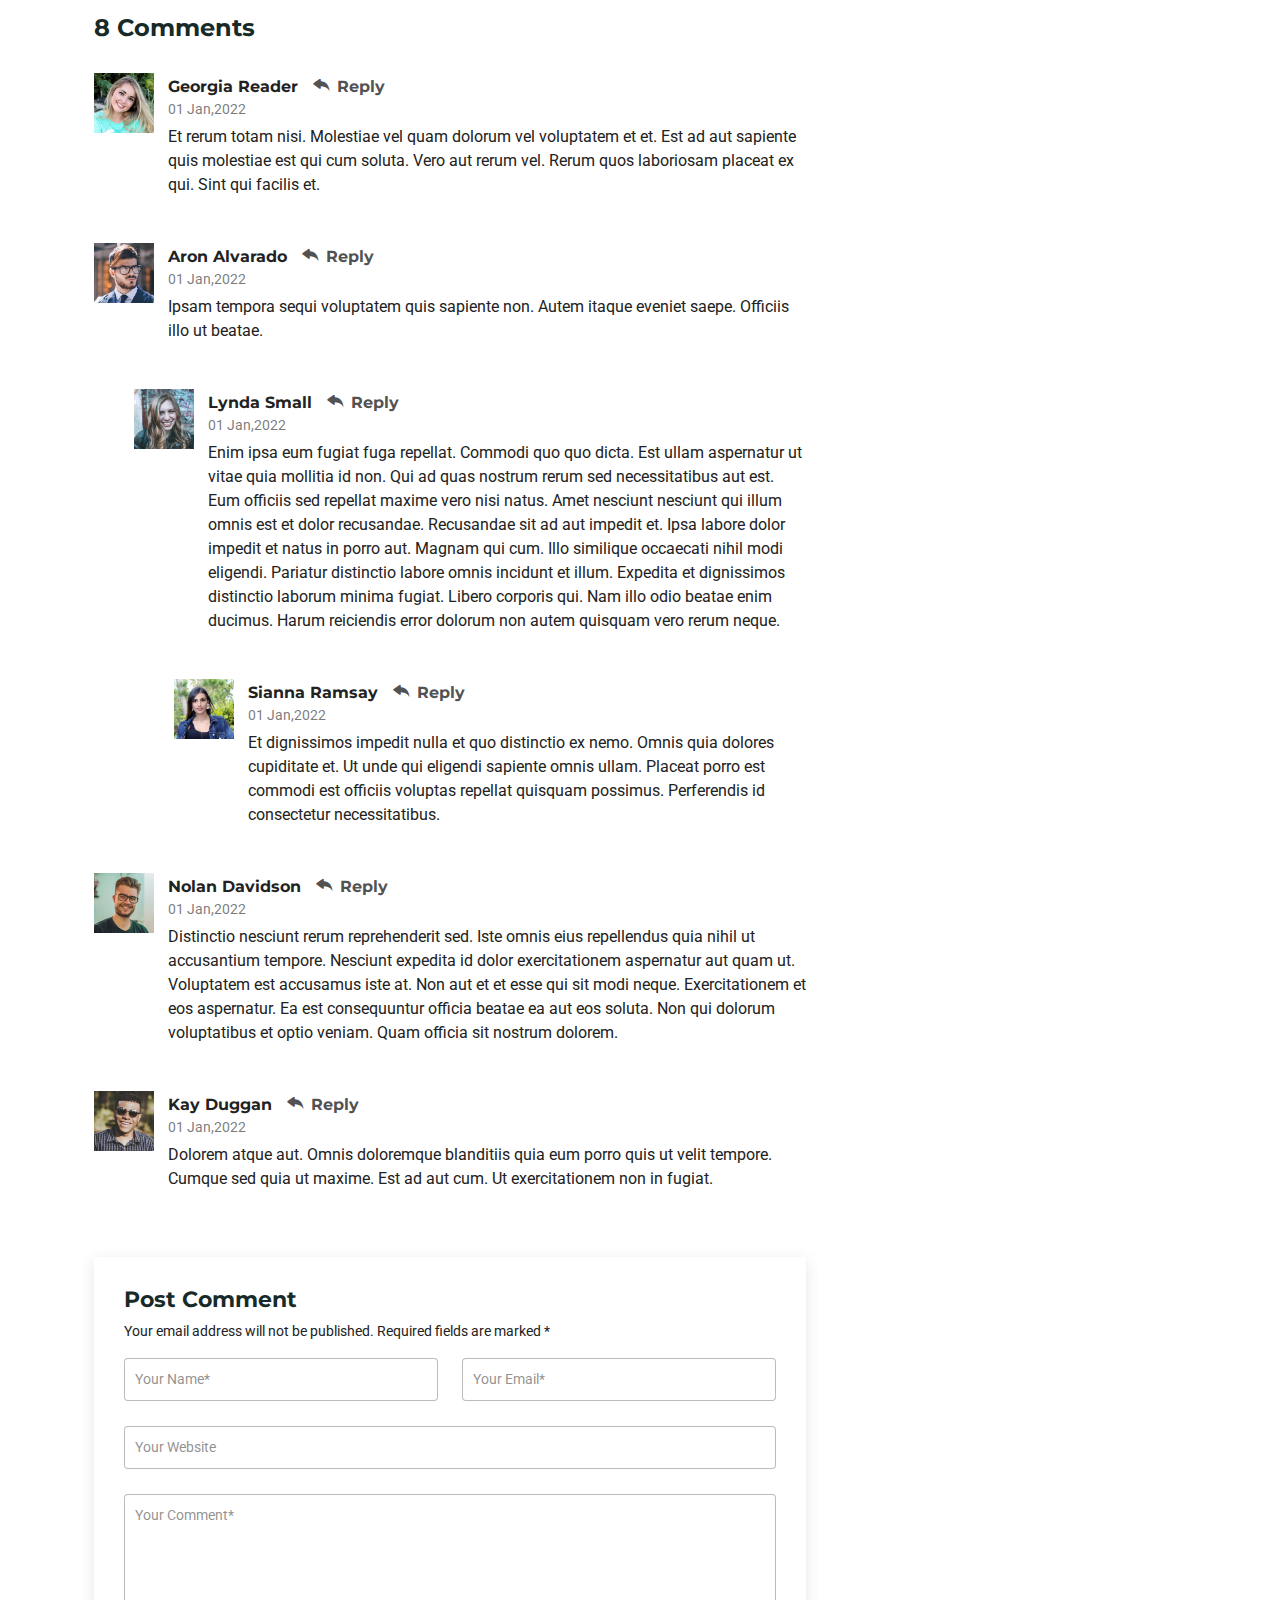
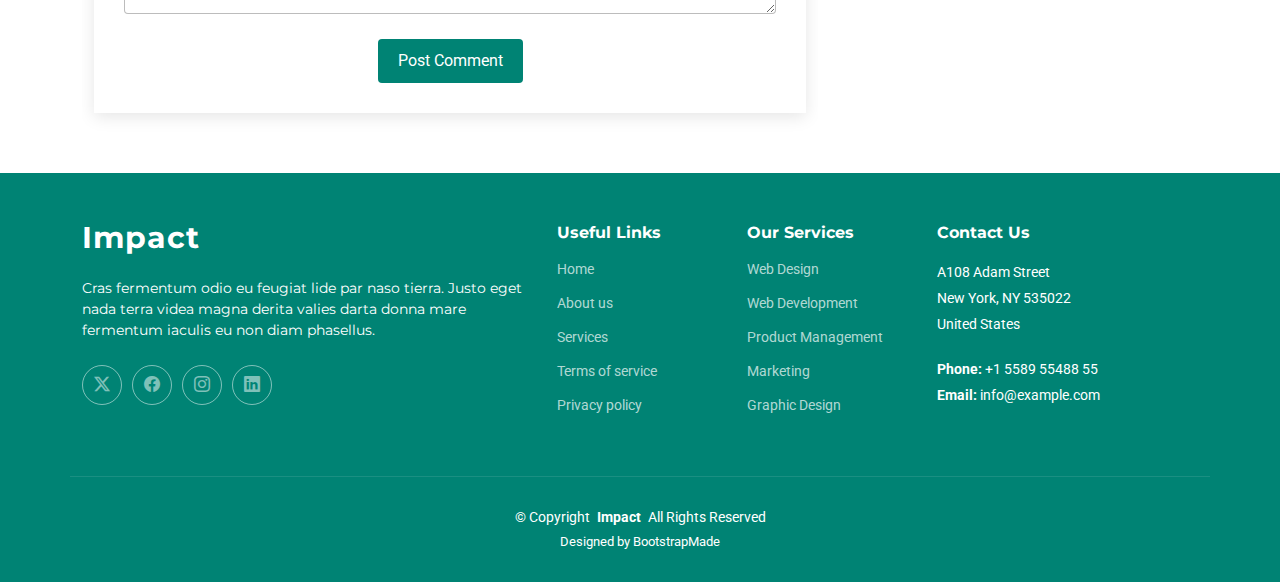
<file: blog-details.html>
<!DOCTYPE html>
<html lang="en">

<head>
  <meta charset="utf-8">
  <meta content="width=device-width, initial-scale=1.0" name="viewport">
  <title>Blog Details - Impact Bootstrap Template</title>
  <meta name="description" content="">
  <meta name="keywords" content="">

  <!-- Favicons -->
  <link href="assets/img/favicon.png" rel="icon">
  <link href="assets/img/apple-touch-icon.png" rel="apple-touch-icon">

  <!-- Fonts -->
  <link href="https://fonts.googleapis.com" rel="preconnect">
  <link href="https://fonts.gstatic.com" rel="preconnect" crossorigin>
  <link href="https://fonts.googleapis.com/css2?family=Roboto:ital,wght@0,100;0,300;0,400;0,500;0,700;0,900;1,100;1,300;1,400;1,500;1,700;1,900&family=Montserrat:ital,wght@0,100;0,200;0,300;0,400;0,500;0,600;0,700;0,800;0,900;1,100;1,200;1,300;1,400;1,500;1,600;1,700;1,800;1,900&family=Poppins:ital,wght@0,100;0,200;0,300;0,400;0,500;0,600;0,700;0,800;0,900;1,100;1,200;1,300;1,400;1,500;1,600;1,700;1,800;1,900&display=swap" rel="stylesheet">

  <!-- Vendor CSS Files -->
  <link href="assets/vendor/bootstrap/css/bootstrap.min.css" rel="stylesheet">
  <link href="assets/vendor/bootstrap-icons/bootstrap-icons.css" rel="stylesheet">
  <link href="assets/vendor/aos/aos.css" rel="stylesheet">
  <link href="assets/vendor/glightbox/css/glightbox.min.css" rel="stylesheet">
  <link href="assets/vendor/swiper/swiper-bundle.min.css" rel="stylesheet">

  <!-- Main CSS File -->
  <link href="assets/css/main.css" rel="stylesheet">

  <!-- =======================================================
  * Template Name: Impact
  * Template URL: https://bootstrapmade.com/impact-bootstrap-business-website-template/
  * Updated: Aug 07 2024 with Bootstrap v5.3.3
  * Author: BootstrapMade.com
  * License: https://bootstrapmade.com/license/
  ======================================================== -->
</head>

<body class="blog-details-page">

  <header id="header" class="header fixed-top">

    <div class="topbar d-flex align-items-center">
      <div class="container d-flex justify-content-center justify-content-md-between">
        <div class="contact-info d-flex align-items-center">
          <i class="bi bi-envelope d-flex align-items-center"><a href="mailto:contact@example.com">contact@example.com</a></i>
          <i class="bi bi-phone d-flex align-items-center ms-4"><span>+1 5589 55488 55</span></i>
        </div>
        <div class="social-links d-none d-md-flex align-items-center">
          <a href="#" class="twitter"><i class="bi bi-twitter-x"></i></a>
          <a href="#" class="facebook"><i class="bi bi-facebook"></i></a>
          <a href="#" class="instagram"><i class="bi bi-instagram"></i></a>
          <a href="#" class="linkedin"><i class="bi bi-linkedin"></i></a>
        </div>
      </div>
    </div><!-- End Top Bar -->

    <div class="branding d-flex align-items-cente">

      <div class="container position-relative d-flex align-items-center justify-content-between">
        <a href="index.html" class="logo d-flex align-items-center">
          <!-- Uncomment the line below if you also wish to use an image logo -->
          <!-- <img src="assets/img/logo.png" alt=""> -->
          <h1 class="sitename">Impact</h1>
          <span>.</span>
        </a>

        <nav id="navmenu" class="navmenu">
          <ul>
            <li><a href="#hero">Home<br></a></li>
            <li><a href="#about">About</a></li>
            <li><a href="#services">Services</a></li>
            <li><a href="#portfolio">Portfolio</a></li>
            <li><a href="#team">Team</a></li>
            <li><a href="blog.html">Blog</a></li>
            <li class="dropdown"><a href="#"><span>Dropdown</span> <i class="bi bi-chevron-down toggle-dropdown"></i></a>
              <ul>
                <li><a href="#">Dropdown 1</a></li>
                <li class="dropdown"><a href="#"><span>Deep Dropdown</span> <i class="bi bi-chevron-down toggle-dropdown"></i></a>
                  <ul>
                    <li><a href="#">Deep Dropdown 1</a></li>
                    <li><a href="#">Deep Dropdown 2</a></li>
                    <li><a href="#">Deep Dropdown 3</a></li>
                    <li><a href="#">Deep Dropdown 4</a></li>
                    <li><a href="#">Deep Dropdown 5</a></li>
                  </ul>
                </li>
                <li><a href="#">Dropdown 2</a></li>
                <li><a href="#">Dropdown 3</a></li>
                <li><a href="#">Dropdown 4</a></li>
              </ul>
            </li>
            <li><a href="#contact">Contact</a></li>
          </ul>
          <i class="mobile-nav-toggle d-xl-none bi bi-list"></i>
        </nav>

      </div>

    </div>

  </header>

  <main class="main">

    <!-- Page Title -->
    <div class="page-title">
      <div class="heading">
        <div class="container">
          <div class="row d-flex justify-content-center text-center">
            <div class="col-lg-8">
              <h1>Blog Details</h1>
              <p class="mb-0">Odio et unde deleniti. Deserunt numquam exercitationem. Officiis quo odio sint voluptas consequatur ut a odio voluptatem. Sit dolorum debitis veritatis natus dolores. Quasi ratione sint. Sit quaerat ipsum dolorem.</p>
            </div>
          </div>
        </div>
      </div>
      <nav class="breadcrumbs">
        <div class="container">
          <ol>
            <li><a href="index.html">Home</a></li>
            <li class="current">Blog Details</li>
          </ol>
        </div>
      </nav>
    </div><!-- End Page Title -->

    <div class="container">
      <div class="row">

        <div class="col-lg-8">

          <!-- Blog Details Section -->
          <section id="blog-details" class="blog-details section">
            <div class="container">

              <article class="article">

                <div class="post-img">
                  <img src="assets/img/blog/blog-1.jpg" alt="" class="img-fluid">
                </div>

                <h2 class="title">Dolorum optio tempore voluptas dignissimos cumque fuga qui quibusdam quia</h2>

                <div class="meta-top">
                  <ul>
                    <li class="d-flex align-items-center"><i class="bi bi-person"></i> <a href="blog-details.html">John Doe</a></li>
                    <li class="d-flex align-items-center"><i class="bi bi-clock"></i> <a href="blog-details.html"><time datetime="2020-01-01">Jan 1, 2022</time></a></li>
                    <li class="d-flex align-items-center"><i class="bi bi-chat-dots"></i> <a href="blog-details.html">12 Comments</a></li>
                  </ul>
                </div><!-- End meta top -->

                <div class="content">
                  <p>
                    Similique neque nam consequuntur ad non maxime aliquam quas. Quibusdam animi praesentium. Aliquam et laboriosam eius aut nostrum quidem aliquid dicta.
                    Et eveniet enim. Qui velit est ea dolorem doloremque deleniti aperiam unde soluta. Est cum et quod quos aut ut et sit sunt. Voluptate porro consequatur assumenda perferendis dolore.
                  </p>

                  <p>
                    Sit repellat hic cupiditate hic ut nemo. Quis nihil sunt non reiciendis. Sequi in accusamus harum vel aspernatur. Excepturi numquam nihil cumque odio. Et voluptate cupiditate.
                  </p>

                  <blockquote>
                    <p>
                      Et vero doloremque tempore voluptatem ratione vel aut. Deleniti sunt animi aut. Aut eos aliquam doloribus minus autem quos.
                    </p>
                  </blockquote>

                  <p>
                    Sed quo laboriosam qui architecto. Occaecati repellendus omnis dicta inventore tempore provident voluptas mollitia aliquid. Id repellendus quia. Asperiores nihil magni dicta est suscipit perspiciatis. Voluptate ex rerum assumenda dolores nihil quaerat.
                    Dolor porro tempora et quibusdam voluptas. Beatae aut at ad qui tempore corrupti velit quisquam rerum. Omnis dolorum exercitationem harum qui qui blanditiis neque.
                    Iusto autem itaque. Repudiandae hic quae aspernatur ea neque qui. Architecto voluptatem magni. Vel magnam quod et tempora deleniti error rerum nihil tempora.
                  </p>

                  <h3>Et quae iure vel ut odit alias.</h3>
                  <p>
                    Officiis animi maxime nulla quo et harum eum quis a. Sit hic in qui quos fugit ut rerum atque. Optio provident dolores atque voluptatem rem excepturi molestiae qui. Voluptatem laborum omnis ullam quibusdam perspiciatis nulla nostrum. Voluptatum est libero eum nesciunt aliquid qui.
                    Quia et suscipit non sequi. Maxime sed odit. Beatae nesciunt nesciunt accusamus quia aut ratione aspernatur dolor. Sint harum eveniet dicta exercitationem minima. Exercitationem omnis asperiores natus aperiam dolor consequatur id ex sed. Quibusdam rerum dolores sint consequatur quidem ea.
                    Beatae minima sunt libero soluta sapiente in rem assumenda. Et qui odit voluptatem. Cum quibusdam voluptatem voluptatem accusamus mollitia aut atque aut.
                  </p>
                  <img src="assets/img/blog/blog-inside-post.jpg" class="img-fluid" alt="">

                  <h3>Ut repellat blanditiis est dolore sunt dolorum quae.</h3>
                  <p>
                    Rerum ea est assumenda pariatur quasi et quam. Facilis nam porro amet nostrum. In assumenda quia quae a id praesentium. Quos deleniti libero sed occaecati aut porro autem. Consectetur sed excepturi sint non placeat quia repellat incidunt labore. Autem facilis hic dolorum dolores vel.
                    Consectetur quasi id et optio praesentium aut asperiores eaque aut. Explicabo omnis quibusdam esse. Ex libero illum iusto totam et ut aut blanditiis. Veritatis numquam ut illum ut a quam vitae.
                  </p>
                  <p>
                    Alias quia non aliquid. Eos et ea velit. Voluptatem maxime enim omnis ipsa voluptas incidunt. Nulla sit eaque mollitia nisi asperiores est veniam.
                  </p>

                </div><!-- End post content -->

                <div class="meta-bottom">
                  <i class="bi bi-folder"></i>
                  <ul class="cats">
                    <li><a href="#">Business</a></li>
                  </ul>

                  <i class="bi bi-tags"></i>
                  <ul class="tags">
                    <li><a href="#">Creative</a></li>
                    <li><a href="#">Tips</a></li>
                    <li><a href="#">Marketing</a></li>
                  </ul>
                </div><!-- End meta bottom -->

              </article>

            </div>
          </section><!-- /Blog Details Section -->

          <!-- Blog Author Section -->
          <section id="blog-author" class="blog-author section">

            <div class="container">
              <div class="author-container d-flex align-items-center">
                <img src="assets/img/blog/blog-author.jpg" class="rounded-circle flex-shrink-0" alt="">
                <div>
                  <h4>Jane Smith</h4>
                  <div class="social-links">
                    <a href="https://x.com/#"><i class="bi bi-twitter-x"></i></a>
                    <a href="https://facebook.com/#"><i class="bi bi-facebook"></i></a>
                    <a href="https://instagram.com/#"><i class="biu bi-instagram"></i></a>
                  </div>
                  <p>
                    Itaque quidem optio quia voluptatibus dolorem dolor. Modi eum sed possimus accusantium. Quas repellat voluptatem officia numquam sint aspernatur voluptas. Esse et accusantium ut unde voluptas.
                  </p>
                </div>
              </div>
            </div>

          </section><!-- /Blog Author Section -->

          <!-- Blog Comments Section -->
          <section id="blog-comments" class="blog-comments section">

            <div class="container">

              <h4 class="comments-count">8 Comments</h4>

              <div id="comment-1" class="comment">
                <div class="d-flex">
                  <div class="comment-img"><img src="assets/img/blog/comments-1.jpg" alt=""></div>
                  <div>
                    <h5><a href="">Georgia Reader</a> <a href="#" class="reply"><i class="bi bi-reply-fill"></i> Reply</a></h5>
                    <time datetime="2020-01-01">01 Jan,2022</time>
                    <p>
                      Et rerum totam nisi. Molestiae vel quam dolorum vel voluptatem et et. Est ad aut sapiente quis molestiae est qui cum soluta.
                      Vero aut rerum vel. Rerum quos laboriosam placeat ex qui. Sint qui facilis et.
                    </p>
                  </div>
                </div>
              </div><!-- End comment #1 -->

              <div id="comment-2" class="comment">
                <div class="d-flex">
                  <div class="comment-img"><img src="assets/img/blog/comments-2.jpg" alt=""></div>
                  <div>
                    <h5><a href="">Aron Alvarado</a> <a href="#" class="reply"><i class="bi bi-reply-fill"></i> Reply</a></h5>
                    <time datetime="2020-01-01">01 Jan,2022</time>
                    <p>
                      Ipsam tempora sequi voluptatem quis sapiente non. Autem itaque eveniet saepe. Officiis illo ut beatae.
                    </p>
                  </div>
                </div>

                <div id="comment-reply-1" class="comment comment-reply">
                  <div class="d-flex">
                    <div class="comment-img"><img src="assets/img/blog/comments-3.jpg" alt=""></div>
                    <div>
                      <h5><a href="">Lynda Small</a> <a href="#" class="reply"><i class="bi bi-reply-fill"></i> Reply</a></h5>
                      <time datetime="2020-01-01">01 Jan,2022</time>
                      <p>
                        Enim ipsa eum fugiat fuga repellat. Commodi quo quo dicta. Est ullam aspernatur ut vitae quia mollitia id non. Qui ad quas nostrum rerum sed necessitatibus aut est. Eum officiis sed repellat maxime vero nisi natus. Amet nesciunt nesciunt qui illum omnis est et dolor recusandae.

                        Recusandae sit ad aut impedit et. Ipsa labore dolor impedit et natus in porro aut. Magnam qui cum. Illo similique occaecati nihil modi eligendi. Pariatur distinctio labore omnis incidunt et illum. Expedita et dignissimos distinctio laborum minima fugiat.

                        Libero corporis qui. Nam illo odio beatae enim ducimus. Harum reiciendis error dolorum non autem quisquam vero rerum neque.
                      </p>
                    </div>
                  </div>

                  <div id="comment-reply-2" class="comment comment-reply">
                    <div class="d-flex">
                      <div class="comment-img"><img src="assets/img/blog/comments-4.jpg" alt=""></div>
                      <div>
                        <h5><a href="">Sianna Ramsay</a> <a href="#" class="reply"><i class="bi bi-reply-fill"></i> Reply</a></h5>
                        <time datetime="2020-01-01">01 Jan,2022</time>
                        <p>
                          Et dignissimos impedit nulla et quo distinctio ex nemo. Omnis quia dolores cupiditate et. Ut unde qui eligendi sapiente omnis ullam. Placeat porro est commodi est officiis voluptas repellat quisquam possimus. Perferendis id consectetur necessitatibus.
                        </p>
                      </div>
                    </div>

                  </div><!-- End comment reply #2-->

                </div><!-- End comment reply #1-->

              </div><!-- End comment #2-->

              <div id="comment-3" class="comment">
                <div class="d-flex">
                  <div class="comment-img"><img src="assets/img/blog/comments-5.jpg" alt=""></div>
                  <div>
                    <h5><a href="">Nolan Davidson</a> <a href="#" class="reply"><i class="bi bi-reply-fill"></i> Reply</a></h5>
                    <time datetime="2020-01-01">01 Jan,2022</time>
                    <p>
                      Distinctio nesciunt rerum reprehenderit sed. Iste omnis eius repellendus quia nihil ut accusantium tempore. Nesciunt expedita id dolor exercitationem aspernatur aut quam ut. Voluptatem est accusamus iste at.
                      Non aut et et esse qui sit modi neque. Exercitationem et eos aspernatur. Ea est consequuntur officia beatae ea aut eos soluta. Non qui dolorum voluptatibus et optio veniam. Quam officia sit nostrum dolorem.
                    </p>
                  </div>
                </div>

              </div><!-- End comment #3 -->

              <div id="comment-4" class="comment">
                <div class="d-flex">
                  <div class="comment-img"><img src="assets/img/blog/comments-6.jpg" alt=""></div>
                  <div>
                    <h5><a href="">Kay Duggan</a> <a href="#" class="reply"><i class="bi bi-reply-fill"></i> Reply</a></h5>
                    <time datetime="2020-01-01">01 Jan,2022</time>
                    <p>
                      Dolorem atque aut. Omnis doloremque blanditiis quia eum porro quis ut velit tempore. Cumque sed quia ut maxime. Est ad aut cum. Ut exercitationem non in fugiat.
                    </p>
                  </div>
                </div>

              </div><!-- End comment #4 -->

            </div>

          </section><!-- /Blog Comments Section -->

          <!-- Comment Form Section -->
          <section id="comment-form" class="comment-form section">
            <div class="container">

              <form action="">

                <h4>Post Comment</h4>
                <p>Your email address will not be published. Required fields are marked * </p>
                <div class="row">
                  <div class="col-md-6 form-group">
                    <input name="name" type="text" class="form-control" placeholder="Your Name*">
                  </div>
                  <div class="col-md-6 form-group">
                    <input name="email" type="text" class="form-control" placeholder="Your Email*">
                  </div>
                </div>
                <div class="row">
                  <div class="col form-group">
                    <input name="website" type="text" class="form-control" placeholder="Your Website">
                  </div>
                </div>
                <div class="row">
                  <div class="col form-group">
                    <textarea name="comment" class="form-control" placeholder="Your Comment*"></textarea>
                  </div>
                </div>

                <div class="text-center">
                  <button type="submit" class="btn btn-primary">Post Comment</button>
                </div>

              </form>

            </div>
          </section><!-- /Comment Form Section -->

        </div>

        <div class="col-lg-4 sidebar">

          <div class="widgets-container">

            <!-- Search Widget -->
            <div class="search-widget widget-item">

              <h3 class="widget-title">Search</h3>
              <form action="">
                <input type="text">
                <button type="submit" title="Search"><i class="bi bi-search"></i></button>
              </form>

            </div><!--/Search Widget -->

            <!-- Categories Widget -->
            <div class="categories-widget widget-item">

              <h3 class="widget-title">Categories</h3>
              <ul class="mt-3">
                <li><a href="#">General <span>(25)</span></a></li>
                <li><a href="#">Lifestyle <span>(12)</span></a></li>
                <li><a href="#">Travel <span>(5)</span></a></li>
                <li><a href="#">Design <span>(22)</span></a></li>
                <li><a href="#">Creative <span>(8)</span></a></li>
                <li><a href="#">Educaion <span>(14)</span></a></li>
              </ul>

            </div><!--/Categories Widget -->

            <!-- Recent Posts Widget -->
            <div class="recent-posts-widget widget-item">

              <h3 class="widget-title">Recent Posts</h3>

              <div class="post-item">
                <img src="assets/img/blog/blog-recent-1.jpg" alt="" class="flex-shrink-0">
                <div>
                  <h4><a href="blog-details.html">Nihil blanditiis at in nihil autem</a></h4>
                  <time datetime="2020-01-01">Jan 1, 2020</time>
                </div>
              </div><!-- End recent post item-->

              <div class="post-item">
                <img src="assets/img/blog/blog-recent-2.jpg" alt="" class="flex-shrink-0">
                <div>
                  <h4><a href="blog-details.html">Quidem autem et impedit</a></h4>
                  <time datetime="2020-01-01">Jan 1, 2020</time>
                </div>
              </div><!-- End recent post item-->

              <div class="post-item">
                <img src="assets/img/blog/blog-recent-3.jpg" alt="" class="flex-shrink-0">
                <div>
                  <h4><a href="blog-details.html">Id quia et et ut maxime similique occaecati ut</a></h4>
                  <time datetime="2020-01-01">Jan 1, 2020</time>
                </div>
              </div><!-- End recent post item-->

              <div class="post-item">
                <img src="assets/img/blog/blog-recent-4.jpg" alt="" class="flex-shrink-0">
                <div>
                  <h4><a href="blog-details.html">Laborum corporis quo dara net para</a></h4>
                  <time datetime="2020-01-01">Jan 1, 2020</time>
                </div>
              </div><!-- End recent post item-->

              <div class="post-item">
                <img src="assets/img/blog/blog-recent-5.jpg" alt="" class="flex-shrink-0">
                <div>
                  <h4><a href="blog-details.html">Et dolores corrupti quae illo quod dolor</a></h4>
                  <time datetime="2020-01-01">Jan 1, 2020</time>
                </div>
              </div><!-- End recent post item-->

            </div><!--/Recent Posts Widget -->

            <!-- Tags Widget -->
            <div class="tags-widget widget-item">

              <h3 class="widget-title">Tags</h3>
              <ul>
                <li><a href="#">App</a></li>
                <li><a href="#">IT</a></li>
                <li><a href="#">Business</a></li>
                <li><a href="#">Mac</a></li>
                <li><a href="#">Design</a></li>
                <li><a href="#">Office</a></li>
                <li><a href="#">Creative</a></li>
                <li><a href="#">Studio</a></li>
                <li><a href="#">Smart</a></li>
                <li><a href="#">Tips</a></li>
                <li><a href="#">Marketing</a></li>
              </ul>

            </div><!--/Tags Widget -->

          </div>

        </div>

      </div>
    </div>

  </main>

  <footer id="footer" class="footer accent-background">

    <div class="container footer-top">
      <div class="row gy-4">
        <div class="col-lg-5 col-md-12 footer-about">
          <a href="index.html" class="logo d-flex align-items-center">
            <span class="sitename">Impact</span>
          </a>
          <p>Cras fermentum odio eu feugiat lide par naso tierra. Justo eget nada terra videa magna derita valies darta donna mare fermentum iaculis eu non diam phasellus.</p>
          <div class="social-links d-flex mt-4">
            <a href=""><i class="bi bi-twitter-x"></i></a>
            <a href=""><i class="bi bi-facebook"></i></a>
            <a href=""><i class="bi bi-instagram"></i></a>
            <a href=""><i class="bi bi-linkedin"></i></a>
          </div>
        </div>

        <div class="col-lg-2 col-6 footer-links">
          <h4>Useful Links</h4>
          <ul>
            <li><a href="#">Home</a></li>
            <li><a href="#">About us</a></li>
            <li><a href="#">Services</a></li>
            <li><a href="#">Terms of service</a></li>
            <li><a href="#">Privacy policy</a></li>
          </ul>
        </div>

        <div class="col-lg-2 col-6 footer-links">
          <h4>Our Services</h4>
          <ul>
            <li><a href="#">Web Design</a></li>
            <li><a href="#">Web Development</a></li>
            <li><a href="#">Product Management</a></li>
            <li><a href="#">Marketing</a></li>
            <li><a href="#">Graphic Design</a></li>
          </ul>
        </div>

        <div class="col-lg-3 col-md-12 footer-contact text-center text-md-start">
          <h4>Contact Us</h4>
          <p>A108 Adam Street</p>
          <p>New York, NY 535022</p>
          <p>United States</p>
          <p class="mt-4"><strong>Phone:</strong> <span>+1 5589 55488 55</span></p>
          <p><strong>Email:</strong> <span>info@example.com</span></p>
        </div>

      </div>
    </div>

    <div class="container copyright text-center mt-4">
      <p>© <span>Copyright</span> <strong class="px-1 sitename">Impact</strong> <span>All Rights Reserved</span></p>
      <div class="credits">
        <!-- All the links in the footer should remain intact. -->
        <!-- You can delete the links only if you've purchased the pro version. -->
        <!-- Licensing information: https://bootstrapmade.com/license/ -->
        <!-- Purchase the pro version with working PHP/AJAX contact form: [buy-url] -->
        Designed by <a href="https://bootstrapmade.com/">BootstrapMade</a>
      </div>
    </div>

  </footer>

  <!-- Scroll Top -->
  <a href="#" id="scroll-top" class="scroll-top d-flex align-items-center justify-content-center"><i class="bi bi-arrow-up-short"></i></a>

  <!-- Preloader -->
  <div id="preloader"></div>

  <!-- Vendor JS Files -->
  <script src="assets/vendor/bootstrap/js/bootstrap.bundle.min.js"></script>
  <script src="assets/vendor/php-email-form/validate.js"></script>
  <script src="assets/vendor/aos/aos.js"></script>
  <script src="assets/vendor/glightbox/js/glightbox.min.js"></script>
  <script src="assets/vendor/swiper/swiper-bundle.min.js"></script>
  <script src="assets/vendor/purecounter/purecounter_vanilla.js"></script>
  <script src="assets/vendor/imagesloaded/imagesloaded.pkgd.min.js"></script>
  <script src="assets/vendor/isotope-layout/isotope.pkgd.min.js"></script>

  <!-- Main JS File -->
  <script src="assets/js/main.js"></script>

</body>

</html>
</file>
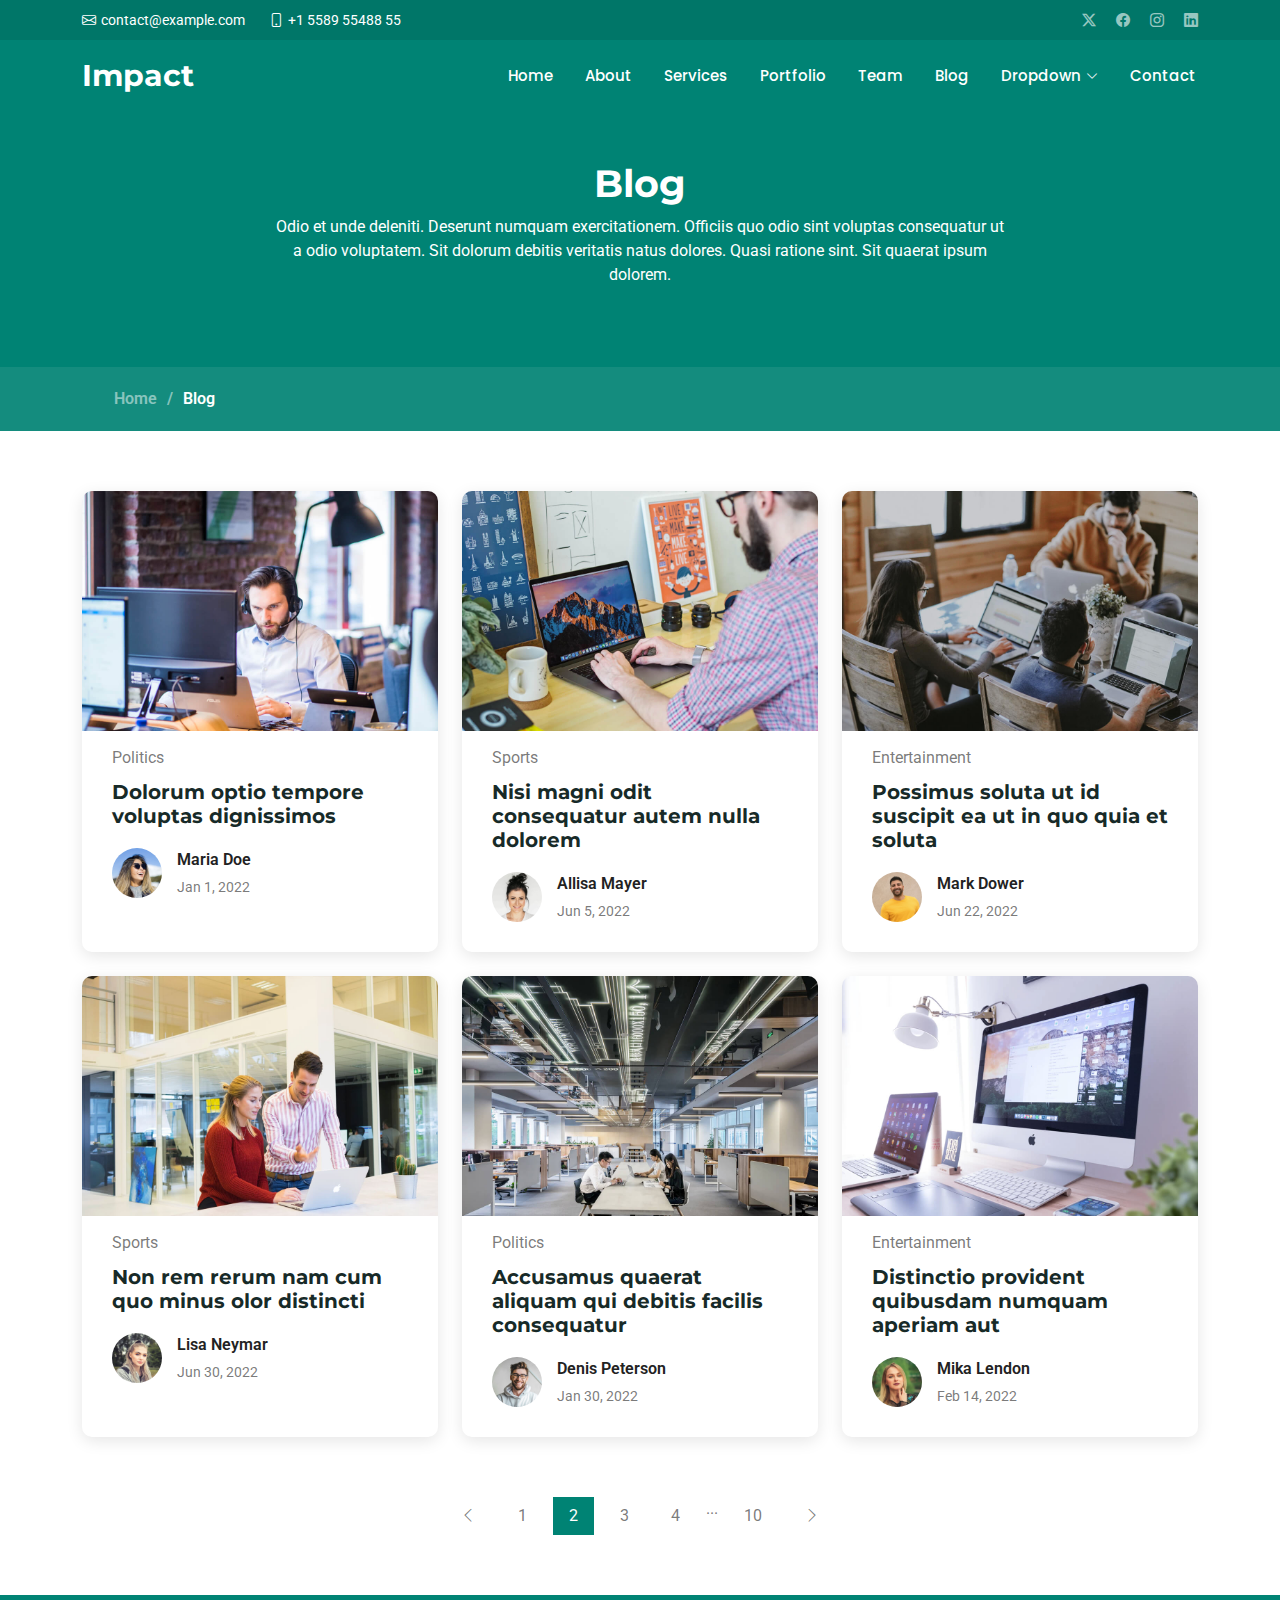
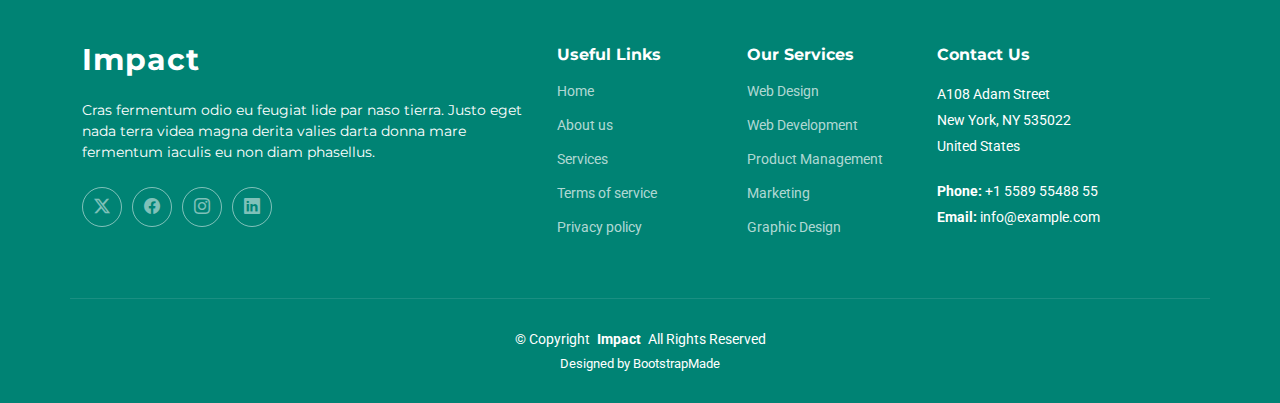
<file: blog.html>
<!DOCTYPE html>
<html lang="en">

<head>
  <meta charset="utf-8">
  <meta content="width=device-width, initial-scale=1.0" name="viewport">
  <title>Blog - Impact Bootstrap Template</title>
  <meta name="description" content="">
  <meta name="keywords" content="">

  <!-- Favicons -->
  <link href="assets/img/favicon.png" rel="icon">
  <link href="assets/img/apple-touch-icon.png" rel="apple-touch-icon">

  <!-- Fonts -->
  <link href="https://fonts.googleapis.com" rel="preconnect">
  <link href="https://fonts.gstatic.com" rel="preconnect" crossorigin>
  <link href="https://fonts.googleapis.com/css2?family=Roboto:ital,wght@0,100;0,300;0,400;0,500;0,700;0,900;1,100;1,300;1,400;1,500;1,700;1,900&family=Montserrat:ital,wght@0,100;0,200;0,300;0,400;0,500;0,600;0,700;0,800;0,900;1,100;1,200;1,300;1,400;1,500;1,600;1,700;1,800;1,900&family=Poppins:ital,wght@0,100;0,200;0,300;0,400;0,500;0,600;0,700;0,800;0,900;1,100;1,200;1,300;1,400;1,500;1,600;1,700;1,800;1,900&display=swap" rel="stylesheet">

  <!-- Vendor CSS Files -->
  <link href="assets/vendor/bootstrap/css/bootstrap.min.css" rel="stylesheet">
  <link href="assets/vendor/bootstrap-icons/bootstrap-icons.css" rel="stylesheet">
  <link href="assets/vendor/aos/aos.css" rel="stylesheet">
  <link href="assets/vendor/glightbox/css/glightbox.min.css" rel="stylesheet">
  <link href="assets/vendor/swiper/swiper-bundle.min.css" rel="stylesheet">

  <!-- Main CSS File -->
  <link href="assets/css/main.css" rel="stylesheet">

  <!-- =======================================================
  * Template Name: Impact
  * Template URL: https://bootstrapmade.com/impact-bootstrap-business-website-template/
  * Updated: Aug 07 2024 with Bootstrap v5.3.3
  * Author: BootstrapMade.com
  * License: https://bootstrapmade.com/license/
  ======================================================== -->
</head>

<body class="blog-page">

  <header id="header" class="header fixed-top">

    <div class="topbar d-flex align-items-center">
      <div class="container d-flex justify-content-center justify-content-md-between">
        <div class="contact-info d-flex align-items-center">
          <i class="bi bi-envelope d-flex align-items-center"><a href="mailto:contact@example.com">contact@example.com</a></i>
          <i class="bi bi-phone d-flex align-items-center ms-4"><span>+1 5589 55488 55</span></i>
        </div>
        <div class="social-links d-none d-md-flex align-items-center">
          <a href="#" class="twitter"><i class="bi bi-twitter-x"></i></a>
          <a href="#" class="facebook"><i class="bi bi-facebook"></i></a>
          <a href="#" class="instagram"><i class="bi bi-instagram"></i></a>
          <a href="#" class="linkedin"><i class="bi bi-linkedin"></i></a>
        </div>
      </div>
    </div><!-- End Top Bar -->

    <div class="branding d-flex align-items-cente">

      <div class="container position-relative d-flex align-items-center justify-content-between">
        <a href="index.html" class="logo d-flex align-items-center">
          <!-- Uncomment the line below if you also wish to use an image logo -->
          <!-- <img src="assets/img/logo.png" alt=""> -->
          <h1 class="sitename">Impact</h1>
          <span>.</span>
        </a>

        <nav id="navmenu" class="navmenu">
          <ul>
            <li><a href="#hero">Home<br></a></li>
            <li><a href="#about">About</a></li>
            <li><a href="#services">Services</a></li>
            <li><a href="#portfolio">Portfolio</a></li>
            <li><a href="#team">Team</a></li>
            <li><a href="blog.html" class="active">Blog</a></li>
            <li class="dropdown"><a href="#"><span>Dropdown</span> <i class="bi bi-chevron-down toggle-dropdown"></i></a>
              <ul>
                <li><a href="#">Dropdown 1</a></li>
                <li class="dropdown"><a href="#"><span>Deep Dropdown</span> <i class="bi bi-chevron-down toggle-dropdown"></i></a>
                  <ul>
                    <li><a href="#">Deep Dropdown 1</a></li>
                    <li><a href="#">Deep Dropdown 2</a></li>
                    <li><a href="#">Deep Dropdown 3</a></li>
                    <li><a href="#">Deep Dropdown 4</a></li>
                    <li><a href="#">Deep Dropdown 5</a></li>
                  </ul>
                </li>
                <li><a href="#">Dropdown 2</a></li>
                <li><a href="#">Dropdown 3</a></li>
                <li><a href="#">Dropdown 4</a></li>
              </ul>
            </li>
            <li><a href="#contact">Contact</a></li>
          </ul>
          <i class="mobile-nav-toggle d-xl-none bi bi-list"></i>
        </nav>

      </div>

    </div>

  </header>

  <main class="main">

    <!-- Page Title -->
    <div class="page-title">
      <div class="heading">
        <div class="container">
          <div class="row d-flex justify-content-center text-center">
            <div class="col-lg-8">
              <h1>Blog</h1>
              <p class="mb-0">Odio et unde deleniti. Deserunt numquam exercitationem. Officiis quo odio sint voluptas consequatur ut a odio voluptatem. Sit dolorum debitis veritatis natus dolores. Quasi ratione sint. Sit quaerat ipsum dolorem.</p>
            </div>
          </div>
        </div>
      </div>
      <nav class="breadcrumbs">
        <div class="container">
          <ol>
            <li><a href="index.html">Home</a></li>
            <li class="current">Blog</li>
          </ol>
        </div>
      </nav>
    </div><!-- End Page Title -->

    <!-- Blog Posts Section -->
    <section id="blog-posts" class="blog-posts section">

      <div class="container">
        <div class="row gy-4">

          <div class="col-lg-4">
            <article>

              <div class="post-img">
                <img src="assets/img/blog/blog-1.jpg" alt="" class="img-fluid">
              </div>

              <p class="post-category">Politics</p>

              <h2 class="title">
                <a href="blog-details.html">Dolorum optio tempore voluptas dignissimos</a>
              </h2>

              <div class="d-flex align-items-center">
                <img src="assets/img/blog/blog-author.jpg" alt="" class="img-fluid post-author-img flex-shrink-0">
                <div class="post-meta">
                  <p class="post-author">Maria Doe</p>
                  <p class="post-date">
                    <time datetime="2022-01-01">Jan 1, 2022</time>
                  </p>
                </div>
              </div>

            </article>
          </div><!-- End post list item -->

          <div class="col-lg-4">
            <article>

              <div class="post-img">
                <img src="assets/img/blog/blog-2.jpg" alt="" class="img-fluid">
              </div>

              <p class="post-category">Sports</p>

              <h2 class="title">
                <a href="blog-details.html">Nisi magni odit consequatur autem nulla dolorem</a>
              </h2>

              <div class="d-flex align-items-center">
                <img src="assets/img/blog/blog-author-2.jpg" alt="" class="img-fluid post-author-img flex-shrink-0">
                <div class="post-meta">
                  <p class="post-author">Allisa Mayer</p>
                  <p class="post-date">
                    <time datetime="2022-01-01">Jun 5, 2022</time>
                  </p>
                </div>
              </div>

            </article>
          </div><!-- End post list item -->

          <div class="col-lg-4">
            <article>

              <div class="post-img">
                <img src="assets/img/blog/blog-3.jpg" alt="" class="img-fluid">
              </div>

              <p class="post-category">Entertainment</p>

              <h2 class="title">
                <a href="blog-details.html">Possimus soluta ut id suscipit ea ut in quo quia et soluta</a>
              </h2>

              <div class="d-flex align-items-center">
                <img src="assets/img/blog/blog-author-3.jpg" alt="" class="img-fluid post-author-img flex-shrink-0">
                <div class="post-meta">
                  <p class="post-author">Mark Dower</p>
                  <p class="post-date">
                    <time datetime="2022-01-01">Jun 22, 2022</time>
                  </p>
                </div>
              </div>

            </article>
          </div><!-- End post list item -->

          <div class="col-lg-4">
            <article>

              <div class="post-img">
                <img src="assets/img/blog/blog-4.jpg" alt="" class="img-fluid">
              </div>

              <p class="post-category">Sports</p>

              <h2 class="title">
                <a href="blog-details.html">Non rem rerum nam cum quo minus olor distincti</a>
              </h2>

              <div class="d-flex align-items-center">
                <img src="assets/img/blog/blog-author-4.jpg" alt="" class="img-fluid post-author-img flex-shrink-0">
                <div class="post-meta">
                  <p class="post-author">Lisa Neymar</p>
                  <p class="post-date">
                    <time datetime="2022-01-01">Jun 30, 2022</time>
                  </p>
                </div>
              </div>

            </article>
          </div><!-- End post list item -->

          <div class="col-lg-4">
            <article>

              <div class="post-img">
                <img src="assets/img/blog/blog-5.jpg" alt="" class="img-fluid">
              </div>

              <p class="post-category">Politics</p>

              <h2 class="title">
                <a href="blog-details.html">Accusamus quaerat aliquam qui debitis facilis consequatur</a>
              </h2>

              <div class="d-flex align-items-center">
                <img src="assets/img/blog/blog-author-5.jpg" alt="" class="img-fluid post-author-img flex-shrink-0">
                <div class="post-meta">
                  <p class="post-author">Denis Peterson</p>
                  <p class="post-date">
                    <time datetime="2022-01-01">Jan 30, 2022</time>
                  </p>
                </div>
              </div>

            </article>
          </div><!-- End post list item -->

          <div class="col-lg-4">
            <article>

              <div class="post-img">
                <img src="assets/img/blog/blog-6.jpg" alt="" class="img-fluid">
              </div>

              <p class="post-category">Entertainment</p>

              <h2 class="title">
                <a href="blog-details.html">Distinctio provident quibusdam numquam aperiam aut</a>
              </h2>

              <div class="d-flex align-items-center">
                <img src="assets/img/blog/blog-author-6.jpg" alt="" class="img-fluid post-author-img flex-shrink-0">
                <div class="post-meta">
                  <p class="post-author">Mika Lendon</p>
                  <p class="post-date">
                    <time datetime="2022-01-01">Feb 14, 2022</time>
                  </p>
                </div>
              </div>

            </article>
          </div><!-- End post list item -->

        </div>
      </div>

    </section><!-- /Blog Posts Section -->

    <!-- Blog Pagination Section -->
    <section id="blog-pagination" class="blog-pagination section">

      <div class="container">
        <div class="d-flex justify-content-center">
          <ul>
            <li><a href="#"><i class="bi bi-chevron-left"></i></a></li>
            <li><a href="#">1</a></li>
            <li><a href="#" class="active">2</a></li>
            <li><a href="#">3</a></li>
            <li><a href="#">4</a></li>
            <li>...</li>
            <li><a href="#">10</a></li>
            <li><a href="#"><i class="bi bi-chevron-right"></i></a></li>
          </ul>
        </div>
      </div>

    </section><!-- /Blog Pagination Section -->

  </main>

  <footer id="footer" class="footer accent-background">

    <div class="container footer-top">
      <div class="row gy-4">
        <div class="col-lg-5 col-md-12 footer-about">
          <a href="index.html" class="logo d-flex align-items-center">
            <span class="sitename">Impact</span>
          </a>
          <p>Cras fermentum odio eu feugiat lide par naso tierra. Justo eget nada terra videa magna derita valies darta donna mare fermentum iaculis eu non diam phasellus.</p>
          <div class="social-links d-flex mt-4">
            <a href=""><i class="bi bi-twitter-x"></i></a>
            <a href=""><i class="bi bi-facebook"></i></a>
            <a href=""><i class="bi bi-instagram"></i></a>
            <a href=""><i class="bi bi-linkedin"></i></a>
          </div>
        </div>

        <div class="col-lg-2 col-6 footer-links">
          <h4>Useful Links</h4>
          <ul>
            <li><a href="#">Home</a></li>
            <li><a href="#">About us</a></li>
            <li><a href="#">Services</a></li>
            <li><a href="#">Terms of service</a></li>
            <li><a href="#">Privacy policy</a></li>
          </ul>
        </div>

        <div class="col-lg-2 col-6 footer-links">
          <h4>Our Services</h4>
          <ul>
            <li><a href="#">Web Design</a></li>
            <li><a href="#">Web Development</a></li>
            <li><a href="#">Product Management</a></li>
            <li><a href="#">Marketing</a></li>
            <li><a href="#">Graphic Design</a></li>
          </ul>
        </div>

        <div class="col-lg-3 col-md-12 footer-contact text-center text-md-start">
          <h4>Contact Us</h4>
          <p>A108 Adam Street</p>
          <p>New York, NY 535022</p>
          <p>United States</p>
          <p class="mt-4"><strong>Phone:</strong> <span>+1 5589 55488 55</span></p>
          <p><strong>Email:</strong> <span>info@example.com</span></p>
        </div>

      </div>
    </div>

    <div class="container copyright text-center mt-4">
      <p>© <span>Copyright</span> <strong class="px-1 sitename">Impact</strong> <span>All Rights Reserved</span></p>
      <div class="credits">
        <!-- All the links in the footer should remain intact. -->
        <!-- You can delete the links only if you've purchased the pro version. -->
        <!-- Licensing information: https://bootstrapmade.com/license/ -->
        <!-- Purchase the pro version with working PHP/AJAX contact form: [buy-url] -->
        Designed by <a href="https://bootstrapmade.com/">BootstrapMade</a>
      </div>
    </div>

  </footer>

  <!-- Scroll Top -->
  <a href="#" id="scroll-top" class="scroll-top d-flex align-items-center justify-content-center"><i class="bi bi-arrow-up-short"></i></a>

  <!-- Preloader -->
  <div id="preloader"></div>

  <!-- Vendor JS Files -->
  <script src="assets/vendor/bootstrap/js/bootstrap.bundle.min.js"></script>
  <script src="assets/vendor/php-email-form/validate.js"></script>
  <script src="assets/vendor/aos/aos.js"></script>
  <script src="assets/vendor/glightbox/js/glightbox.min.js"></script>
  <script src="assets/vendor/swiper/swiper-bundle.min.js"></script>
  <script src="assets/vendor/purecounter/purecounter_vanilla.js"></script>
  <script src="assets/vendor/imagesloaded/imagesloaded.pkgd.min.js"></script>
  <script src="assets/vendor/isotope-layout/isotope.pkgd.min.js"></script>

  <!-- Main JS File -->
  <script src="assets/js/main.js"></script>

</body>

</html>
</file>
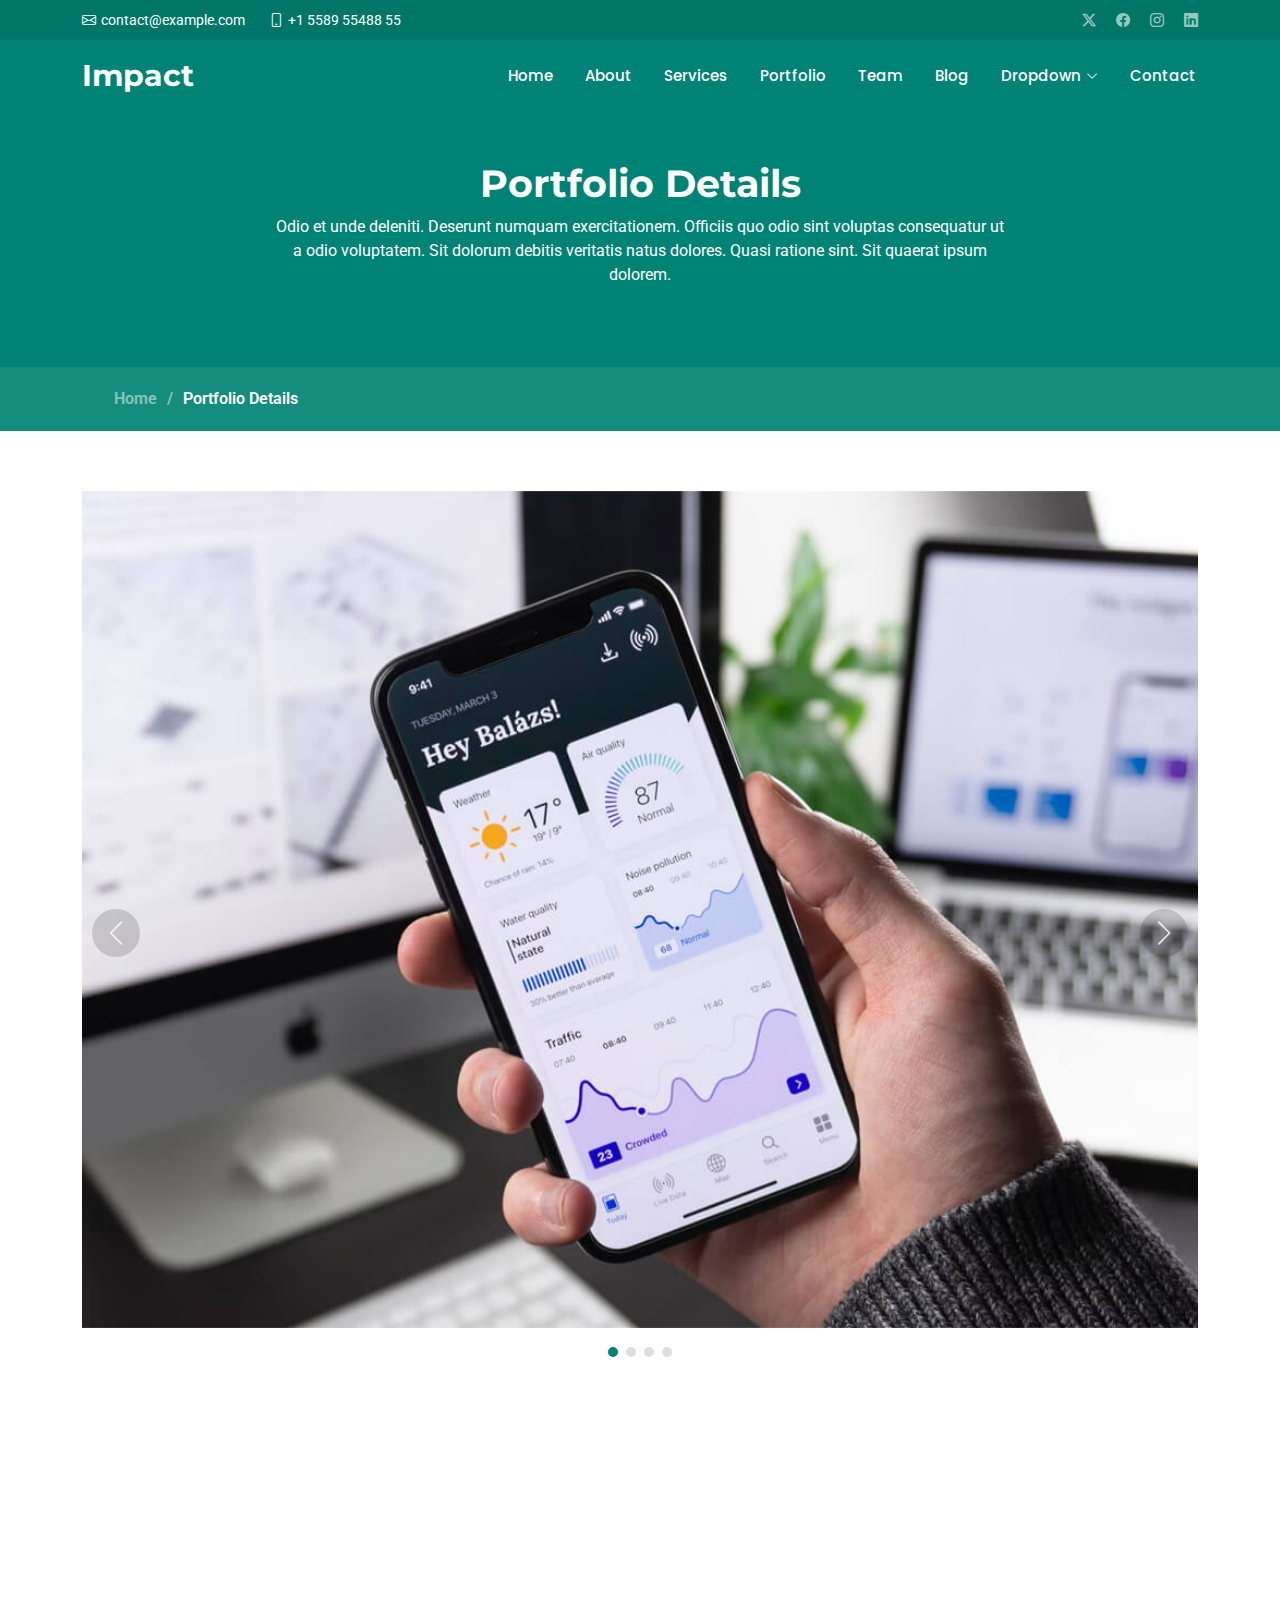
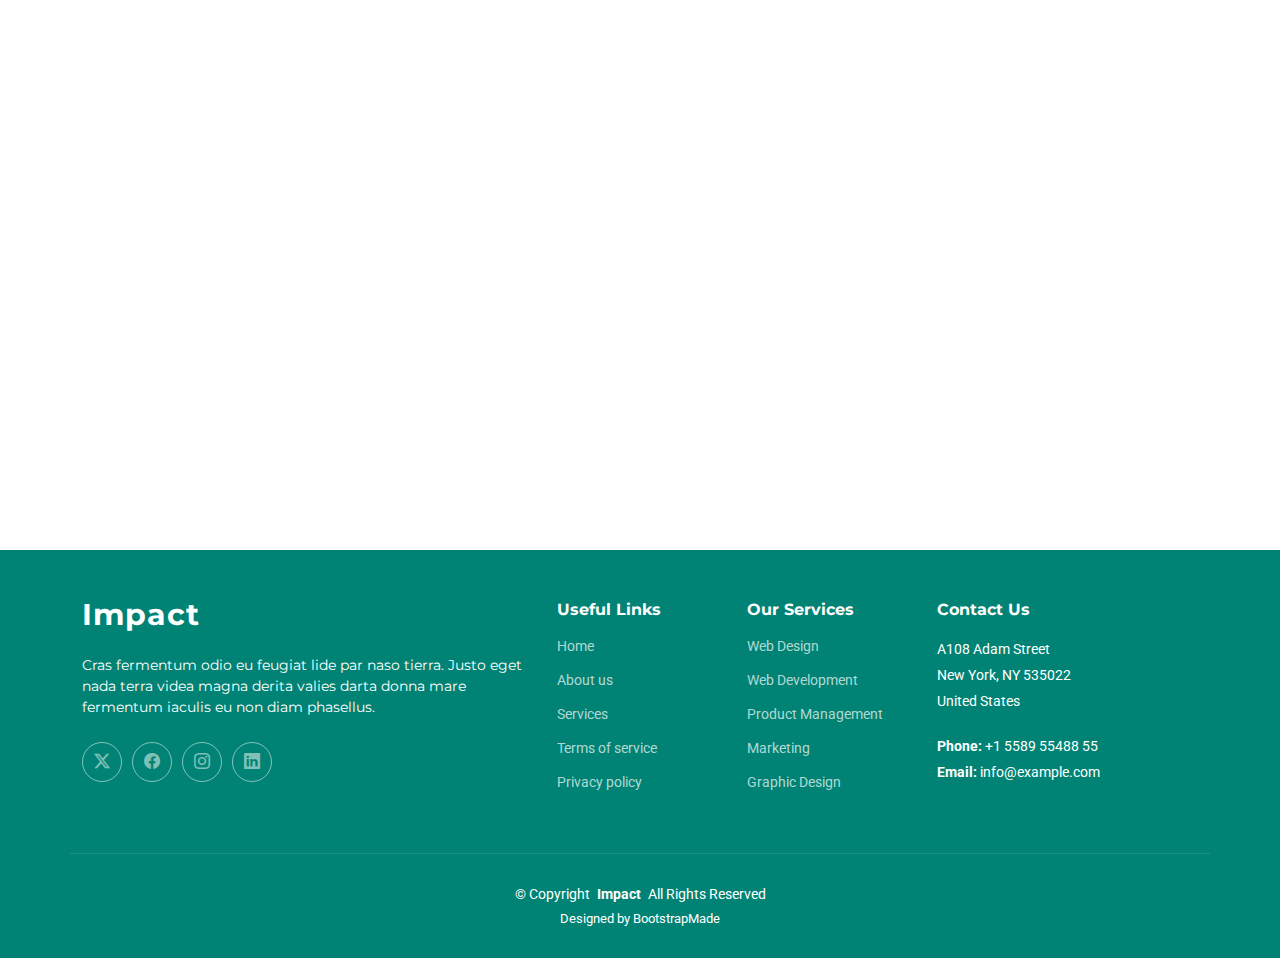
<file: portfolio-details.html>
<!DOCTYPE html>
<html lang="en">

<head>
  <meta charset="utf-8">
  <meta content="width=device-width, initial-scale=1.0" name="viewport">
  <title>Portfolio Details - Impact Bootstrap Template</title>
  <meta name="description" content="">
  <meta name="keywords" content="">

  <!-- Favicons -->
  <link href="assets/img/favicon.png" rel="icon">
  <link href="assets/img/apple-touch-icon.png" rel="apple-touch-icon">

  <!-- Fonts -->
  <link href="https://fonts.googleapis.com" rel="preconnect">
  <link href="https://fonts.gstatic.com" rel="preconnect" crossorigin>
  <link href="https://fonts.googleapis.com/css2?family=Roboto:ital,wght@0,100;0,300;0,400;0,500;0,700;0,900;1,100;1,300;1,400;1,500;1,700;1,900&family=Montserrat:ital,wght@0,100;0,200;0,300;0,400;0,500;0,600;0,700;0,800;0,900;1,100;1,200;1,300;1,400;1,500;1,600;1,700;1,800;1,900&family=Poppins:ital,wght@0,100;0,200;0,300;0,400;0,500;0,600;0,700;0,800;0,900;1,100;1,200;1,300;1,400;1,500;1,600;1,700;1,800;1,900&display=swap" rel="stylesheet">

  <!-- Vendor CSS Files -->
  <link href="assets/vendor/bootstrap/css/bootstrap.min.css" rel="stylesheet">
  <link href="assets/vendor/bootstrap-icons/bootstrap-icons.css" rel="stylesheet">
  <link href="assets/vendor/aos/aos.css" rel="stylesheet">
  <link href="assets/vendor/glightbox/css/glightbox.min.css" rel="stylesheet">
  <link href="assets/vendor/swiper/swiper-bundle.min.css" rel="stylesheet">

  <!-- Main CSS File -->
  <link href="assets/css/main.css" rel="stylesheet">

  <!-- =======================================================
  * Template Name: Impact
  * Template URL: https://bootstrapmade.com/impact-bootstrap-business-website-template/
  * Updated: Aug 07 2024 with Bootstrap v5.3.3
  * Author: BootstrapMade.com
  * License: https://bootstrapmade.com/license/
  ======================================================== -->
</head>

<body class="portfolio-details-page">

  <header id="header" class="header fixed-top">

    <div class="topbar d-flex align-items-center">
      <div class="container d-flex justify-content-center justify-content-md-between">
        <div class="contact-info d-flex align-items-center">
          <i class="bi bi-envelope d-flex align-items-center"><a href="mailto:contact@example.com">contact@example.com</a></i>
          <i class="bi bi-phone d-flex align-items-center ms-4"><span>+1 5589 55488 55</span></i>
        </div>
        <div class="social-links d-none d-md-flex align-items-center">
          <a href="#" class="twitter"><i class="bi bi-twitter-x"></i></a>
          <a href="#" class="facebook"><i class="bi bi-facebook"></i></a>
          <a href="#" class="instagram"><i class="bi bi-instagram"></i></a>
          <a href="#" class="linkedin"><i class="bi bi-linkedin"></i></a>
        </div>
      </div>
    </div><!-- End Top Bar -->

    <div class="branding d-flex align-items-cente">

      <div class="container position-relative d-flex align-items-center justify-content-between">
        <a href="index.html" class="logo d-flex align-items-center">
          <!-- Uncomment the line below if you also wish to use an image logo -->
          <!-- <img src="assets/img/logo.png" alt=""> -->
          <h1 class="sitename">Impact</h1>
          <span>.</span>
        </a>

        <nav id="navmenu" class="navmenu">
          <ul>
            <li><a href="#hero">Home<br></a></li>
            <li><a href="#about">About</a></li>
            <li><a href="#services">Services</a></li>
            <li><a href="#portfolio">Portfolio</a></li>
            <li><a href="#team">Team</a></li>
            <li><a href="blog.html">Blog</a></li>
            <li class="dropdown"><a href="#"><span>Dropdown</span> <i class="bi bi-chevron-down toggle-dropdown"></i></a>
              <ul>
                <li><a href="#">Dropdown 1</a></li>
                <li class="dropdown"><a href="#"><span>Deep Dropdown</span> <i class="bi bi-chevron-down toggle-dropdown"></i></a>
                  <ul>
                    <li><a href="#">Deep Dropdown 1</a></li>
                    <li><a href="#">Deep Dropdown 2</a></li>
                    <li><a href="#">Deep Dropdown 3</a></li>
                    <li><a href="#">Deep Dropdown 4</a></li>
                    <li><a href="#">Deep Dropdown 5</a></li>
                  </ul>
                </li>
                <li><a href="#">Dropdown 2</a></li>
                <li><a href="#">Dropdown 3</a></li>
                <li><a href="#">Dropdown 4</a></li>
              </ul>
            </li>
            <li><a href="#contact">Contact</a></li>
          </ul>
          <i class="mobile-nav-toggle d-xl-none bi bi-list"></i>
        </nav>

      </div>

    </div>

  </header>

  <main class="main">

    <!-- Page Title -->
    <div class="page-title">
      <div class="heading">
        <div class="container">
          <div class="row d-flex justify-content-center text-center">
            <div class="col-lg-8">
              <h1>Portfolio Details</h1>
              <p class="mb-0">Odio et unde deleniti. Deserunt numquam exercitationem. Officiis quo odio sint voluptas consequatur ut a odio voluptatem. Sit dolorum debitis veritatis natus dolores. Quasi ratione sint. Sit quaerat ipsum dolorem.</p>
            </div>
          </div>
        </div>
      </div>
      <nav class="breadcrumbs">
        <div class="container">
          <ol>
            <li><a href="index.html">Home</a></li>
            <li class="current">Portfolio Details</li>
          </ol>
        </div>
      </nav>
    </div><!-- End Page Title -->

    <!-- Portfolio Details Section -->
    <section id="portfolio-details" class="portfolio-details section">

      <div class="container" data-aos="fade-up">

        <div class="portfolio-details-slider swiper init-swiper">
          <script type="application/json" class="swiper-config">
            {
              "loop": true,
              "speed": 600,
              "autoplay": {
                "delay": 5000
              },
              "slidesPerView": "auto",
              "navigation": {
                "nextEl": ".swiper-button-next",
                "prevEl": ".swiper-button-prev"
              },
              "pagination": {
                "el": ".swiper-pagination",
                "type": "bullets",
                "clickable": true
              }
            }
          </script>
          <div class="swiper-wrapper align-items-center">

            <div class="swiper-slide">
              <img src="assets/img/portfolio/app-1.jpg" alt="">
            </div>

            <div class="swiper-slide">
              <img src="assets/img/portfolio/product-1.jpg" alt="">
            </div>

            <div class="swiper-slide">
              <img src="assets/img/portfolio/branding-1.jpg" alt="">
            </div>

            <div class="swiper-slide">
              <img src="assets/img/portfolio/books-1.jpg" alt="">
            </div>

          </div>
          <div class="swiper-button-prev"></div>
          <div class="swiper-button-next"></div>
          <div class="swiper-pagination"></div>
        </div>

        <div class="row justify-content-between gy-4 mt-4">

          <div class="col-lg-8" data-aos="fade-up">
            <div class="portfolio-description">
              <h2>This is an example of portfolio details</h2>
              <p>
                Autem ipsum nam porro corporis rerum. Quis eos dolorem eos itaque inventore commodi labore quia quia. Exercitationem repudiandae officiis neque suscipit non officia eaque itaque enim. Voluptatem officia accusantium nesciunt est omnis tempora consectetur dignissimos. Sequi nulla at esse enim cum deserunt eius.
              </p>
              <p>
                Amet consequatur qui dolore veniam voluptatem voluptatem sit. Non aspernatur atque natus ut cum nam et. Praesentium error dolores rerum minus sequi quia veritatis eum. Eos et doloribus doloremque nesciunt molestiae laboriosam.
              </p>

              <div class="testimonial-item">
                <p>
                  <i class="bi bi-quote quote-icon-left"></i>
                  <span>Export tempor illum tamen malis malis eram quae irure esse labore quem cillum quid cillum eram malis quorum velit fore eram velit sunt aliqua noster fugiat irure amet legam anim culpa.</span>
                  <i class="bi bi-quote quote-icon-right"></i>
                </p>
                <div>
                  <img src="assets/img/testimonials/testimonials-2.jpg" class="testimonial-img" alt="">
                  <h3>Sara Wilsson</h3>
                  <h4>Designer</h4>
                </div>
              </div>

              <p>
                Impedit ipsum quae et aliquid doloribus et voluptatem quasi. Perspiciatis occaecati earum et magnam animi. Quibusdam non qui ea vitae suscipit vitae sunt. Repudiandae incidunt cumque minus deserunt assumenda tempore. Delectus voluptas necessitatibus est.
              </p>

              <p>
                Sunt voluptatum sapiente facilis quo odio aut ipsum repellat debitis. Molestiae et autem libero. Explicabo et quod necessitatibus similique quis dolor eum. Numquam eaque praesentium rem et qui nesciunt.
              </p>

            </div>
          </div>

          <div class="col-lg-3" data-aos="fade-up" data-aos-delay="100">
            <div class="portfolio-info">
              <h3>Project information</h3>
              <ul>
                <li><strong>Category</strong> Web design</li>
                <li><strong>Client</strong> ASU Company</li>
                <li><strong>Project date</strong> 01 March, 2020</li>
                <li><strong>Project URL</strong> <a href="#">www.example.com</a></li>
                <li><a href="#" class="btn-visit align-self-start">Visit Website</a></li>
              </ul>
            </div>
          </div>

        </div>

      </div>

    </section><!-- /Portfolio Details Section -->

  </main>

  <footer id="footer" class="footer accent-background">

    <div class="container footer-top">
      <div class="row gy-4">
        <div class="col-lg-5 col-md-12 footer-about">
          <a href="index.html" class="logo d-flex align-items-center">
            <span class="sitename">Impact</span>
          </a>
          <p>Cras fermentum odio eu feugiat lide par naso tierra. Justo eget nada terra videa magna derita valies darta donna mare fermentum iaculis eu non diam phasellus.</p>
          <div class="social-links d-flex mt-4">
            <a href=""><i class="bi bi-twitter-x"></i></a>
            <a href=""><i class="bi bi-facebook"></i></a>
            <a href=""><i class="bi bi-instagram"></i></a>
            <a href=""><i class="bi bi-linkedin"></i></a>
          </div>
        </div>

        <div class="col-lg-2 col-6 footer-links">
          <h4>Useful Links</h4>
          <ul>
            <li><a href="#">Home</a></li>
            <li><a href="#">About us</a></li>
            <li><a href="#">Services</a></li>
            <li><a href="#">Terms of service</a></li>
            <li><a href="#">Privacy policy</a></li>
          </ul>
        </div>

        <div class="col-lg-2 col-6 footer-links">
          <h4>Our Services</h4>
          <ul>
            <li><a href="#">Web Design</a></li>
            <li><a href="#">Web Development</a></li>
            <li><a href="#">Product Management</a></li>
            <li><a href="#">Marketing</a></li>
            <li><a href="#">Graphic Design</a></li>
          </ul>
        </div>

        <div class="col-lg-3 col-md-12 footer-contact text-center text-md-start">
          <h4>Contact Us</h4>
          <p>A108 Adam Street</p>
          <p>New York, NY 535022</p>
          <p>United States</p>
          <p class="mt-4"><strong>Phone:</strong> <span>+1 5589 55488 55</span></p>
          <p><strong>Email:</strong> <span>info@example.com</span></p>
        </div>

      </div>
    </div>

    <div class="container copyright text-center mt-4">
      <p>© <span>Copyright</span> <strong class="px-1 sitename">Impact</strong> <span>All Rights Reserved</span></p>
      <div class="credits">
        <!-- All the links in the footer should remain intact. -->
        <!-- You can delete the links only if you've purchased the pro version. -->
        <!-- Licensing information: https://bootstrapmade.com/license/ -->
        <!-- Purchase the pro version with working PHP/AJAX contact form: [buy-url] -->
        Designed by <a href="https://bootstrapmade.com/">BootstrapMade</a>
      </div>
    </div>

  </footer>

  <!-- Scroll Top -->
  <a href="#" id="scroll-top" class="scroll-top d-flex align-items-center justify-content-center"><i class="bi bi-arrow-up-short"></i></a>

  <!-- Preloader -->
  <div id="preloader"></div>

  <!-- Vendor JS Files -->
  <script src="assets/vendor/bootstrap/js/bootstrap.bundle.min.js"></script>
  <script src="assets/vendor/php-email-form/validate.js"></script>
  <script src="assets/vendor/aos/aos.js"></script>
  <script src="assets/vendor/glightbox/js/glightbox.min.js"></script>
  <script src="assets/vendor/swiper/swiper-bundle.min.js"></script>
  <script src="assets/vendor/purecounter/purecounter_vanilla.js"></script>
  <script src="assets/vendor/imagesloaded/imagesloaded.pkgd.min.js"></script>
  <script src="assets/vendor/isotope-layout/isotope.pkgd.min.js"></script>

  <!-- Main JS File -->
  <script src="assets/js/main.js"></script>

</body>

</html>
</file>
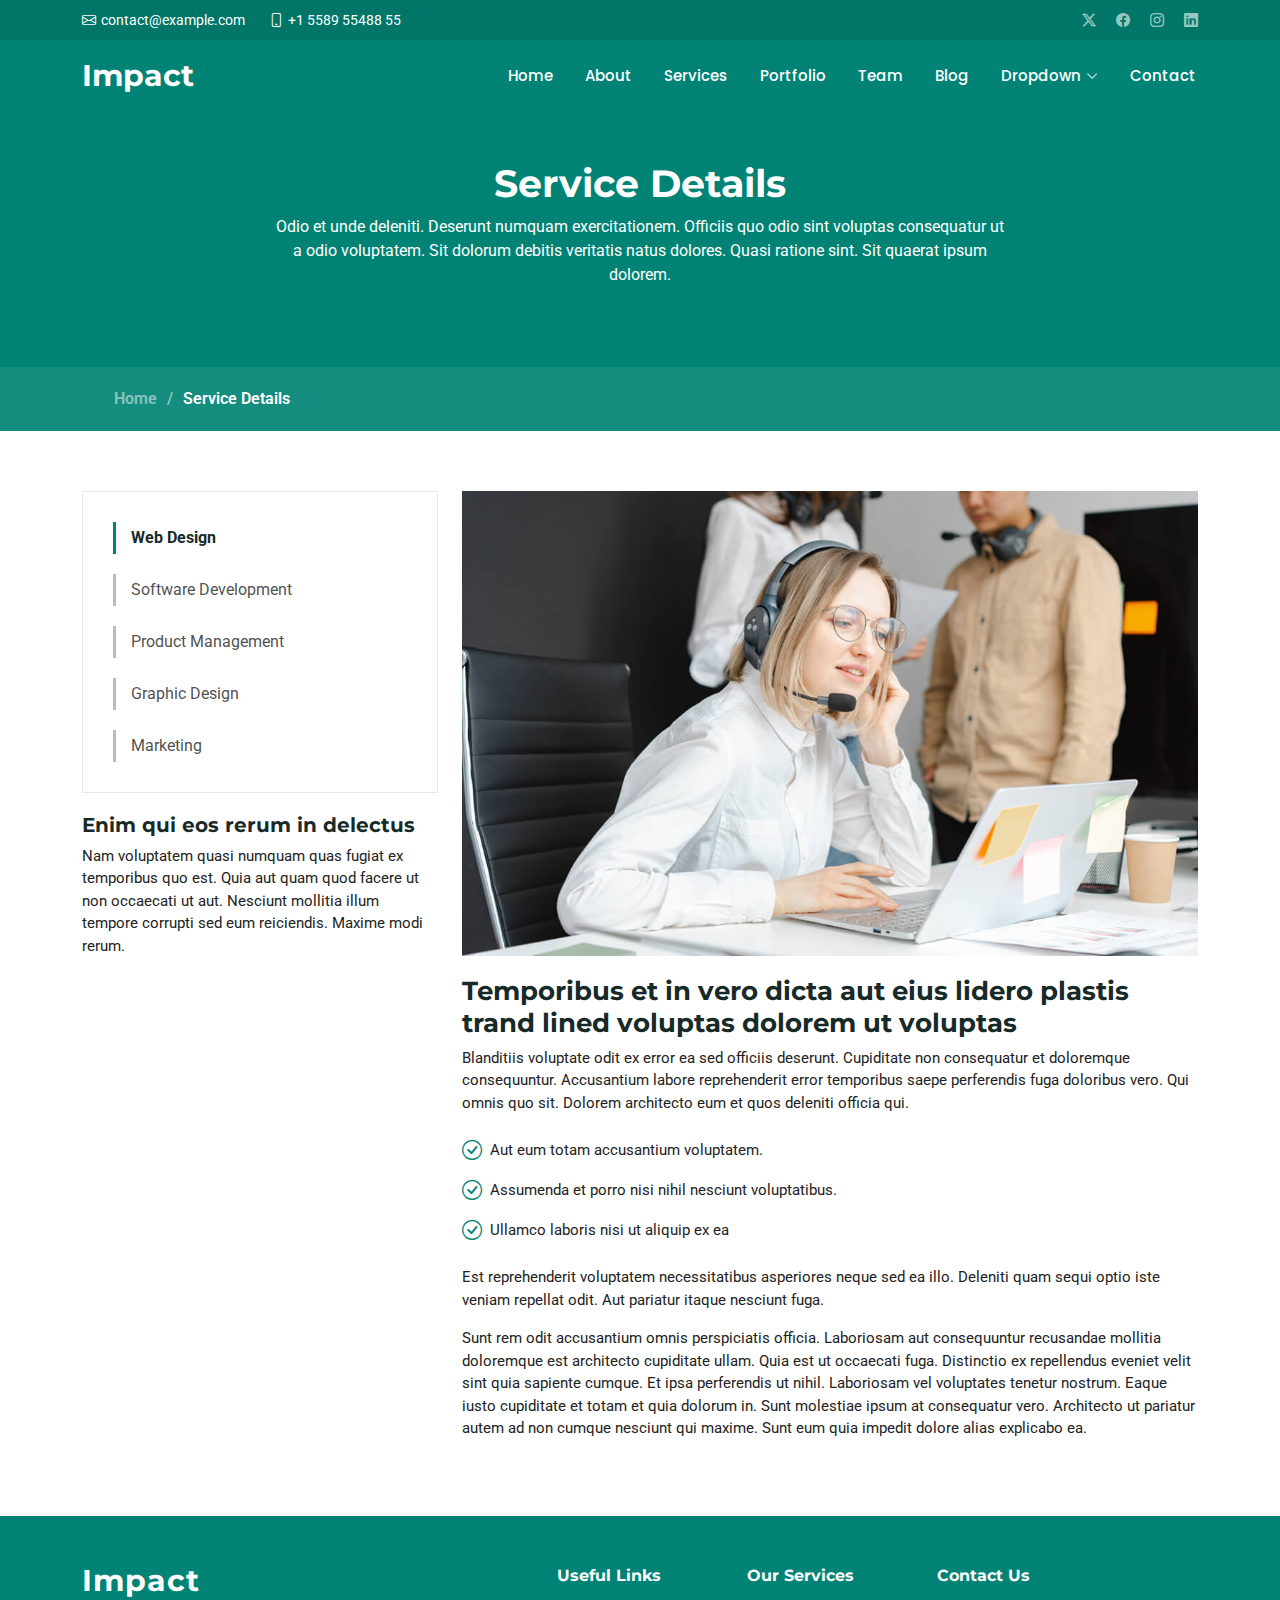
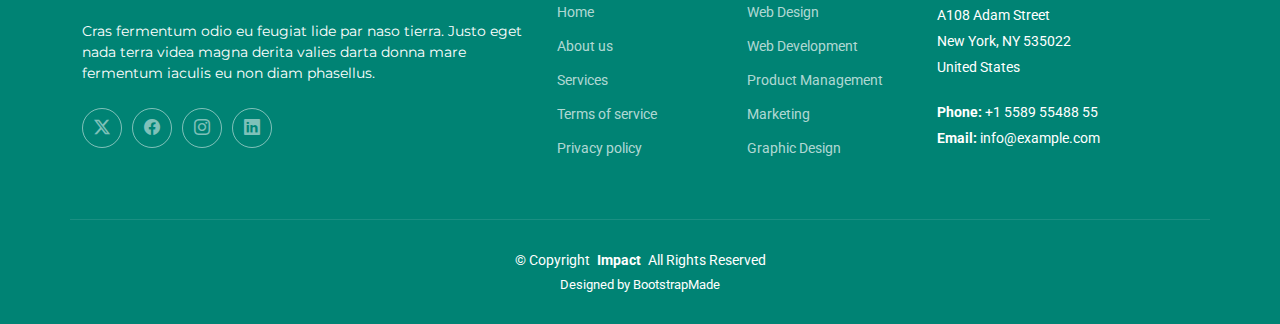
<file: service-details.html>
<!DOCTYPE html>
<html lang="en">

<head>
  <meta charset="utf-8">
  <meta content="width=device-width, initial-scale=1.0" name="viewport">
  <title>Service Details - Impact Bootstrap Template</title>
  <meta name="description" content="">
  <meta name="keywords" content="">

  <!-- Favicons -->
  <link href="assets/img/favicon.png" rel="icon">
  <link href="assets/img/apple-touch-icon.png" rel="apple-touch-icon">

  <!-- Fonts -->
  <link href="https://fonts.googleapis.com" rel="preconnect">
  <link href="https://fonts.gstatic.com" rel="preconnect" crossorigin>
  <link href="https://fonts.googleapis.com/css2?family=Roboto:ital,wght@0,100;0,300;0,400;0,500;0,700;0,900;1,100;1,300;1,400;1,500;1,700;1,900&family=Montserrat:ital,wght@0,100;0,200;0,300;0,400;0,500;0,600;0,700;0,800;0,900;1,100;1,200;1,300;1,400;1,500;1,600;1,700;1,800;1,900&family=Poppins:ital,wght@0,100;0,200;0,300;0,400;0,500;0,600;0,700;0,800;0,900;1,100;1,200;1,300;1,400;1,500;1,600;1,700;1,800;1,900&display=swap" rel="stylesheet">

  <!-- Vendor CSS Files -->
  <link href="assets/vendor/bootstrap/css/bootstrap.min.css" rel="stylesheet">
  <link href="assets/vendor/bootstrap-icons/bootstrap-icons.css" rel="stylesheet">
  <link href="assets/vendor/aos/aos.css" rel="stylesheet">
  <link href="assets/vendor/glightbox/css/glightbox.min.css" rel="stylesheet">
  <link href="assets/vendor/swiper/swiper-bundle.min.css" rel="stylesheet">

  <!-- Main CSS File -->
  <link href="assets/css/main.css" rel="stylesheet">

  <!-- =======================================================
  * Template Name: Impact
  * Template URL: https://bootstrapmade.com/impact-bootstrap-business-website-template/
  * Updated: Aug 07 2024 with Bootstrap v5.3.3
  * Author: BootstrapMade.com
  * License: https://bootstrapmade.com/license/
  ======================================================== -->
</head>

<body class="service-details-page">

  <header id="header" class="header fixed-top">

    <div class="topbar d-flex align-items-center">
      <div class="container d-flex justify-content-center justify-content-md-between">
        <div class="contact-info d-flex align-items-center">
          <i class="bi bi-envelope d-flex align-items-center"><a href="mailto:contact@example.com">contact@example.com</a></i>
          <i class="bi bi-phone d-flex align-items-center ms-4"><span>+1 5589 55488 55</span></i>
        </div>
        <div class="social-links d-none d-md-flex align-items-center">
          <a href="#" class="twitter"><i class="bi bi-twitter-x"></i></a>
          <a href="#" class="facebook"><i class="bi bi-facebook"></i></a>
          <a href="#" class="instagram"><i class="bi bi-instagram"></i></a>
          <a href="#" class="linkedin"><i class="bi bi-linkedin"></i></a>
        </div>
      </div>
    </div><!-- End Top Bar -->

    <div class="branding d-flex align-items-cente">

      <div class="container position-relative d-flex align-items-center justify-content-between">
        <a href="index.html" class="logo d-flex align-items-center">
          <!-- Uncomment the line below if you also wish to use an image logo -->
          <!-- <img src="assets/img/logo.png" alt=""> -->
          <h1 class="sitename">Impact</h1>
          <span>.</span>
        </a>

        <nav id="navmenu" class="navmenu">
          <ul>
            <li><a href="#hero">Home<br></a></li>
            <li><a href="#about">About</a></li>
            <li><a href="#services">Services</a></li>
            <li><a href="#portfolio">Portfolio</a></li>
            <li><a href="#team">Team</a></li>
            <li><a href="blog.html">Blog</a></li>
            <li class="dropdown"><a href="#"><span>Dropdown</span> <i class="bi bi-chevron-down toggle-dropdown"></i></a>
              <ul>
                <li><a href="#">Dropdown 1</a></li>
                <li class="dropdown"><a href="#"><span>Deep Dropdown</span> <i class="bi bi-chevron-down toggle-dropdown"></i></a>
                  <ul>
                    <li><a href="#">Deep Dropdown 1</a></li>
                    <li><a href="#">Deep Dropdown 2</a></li>
                    <li><a href="#">Deep Dropdown 3</a></li>
                    <li><a href="#">Deep Dropdown 4</a></li>
                    <li><a href="#">Deep Dropdown 5</a></li>
                  </ul>
                </li>
                <li><a href="#">Dropdown 2</a></li>
                <li><a href="#">Dropdown 3</a></li>
                <li><a href="#">Dropdown 4</a></li>
              </ul>
            </li>
            <li><a href="#contact">Contact</a></li>
          </ul>
          <i class="mobile-nav-toggle d-xl-none bi bi-list"></i>
        </nav>

      </div>

    </div>

  </header>

  <main class="main">

    <!-- Page Title -->
    <div class="page-title">
      <div class="heading">
        <div class="container">
          <div class="row d-flex justify-content-center text-center">
            <div class="col-lg-8">
              <h1>Service Details</h1>
              <p class="mb-0">Odio et unde deleniti. Deserunt numquam exercitationem. Officiis quo odio sint voluptas consequatur ut a odio voluptatem. Sit dolorum debitis veritatis natus dolores. Quasi ratione sint. Sit quaerat ipsum dolorem.</p>
            </div>
          </div>
        </div>
      </div>
      <nav class="breadcrumbs">
        <div class="container">
          <ol>
            <li><a href="index.html">Home</a></li>
            <li class="current">Service Details</li>
          </ol>
        </div>
      </nav>
    </div><!-- End Page Title -->

    <!-- Service Details Section -->
    <section id="service-details" class="service-details section">

      <div class="container">

        <div class="row gy-4">

          <div class="col-lg-4" data-aos="fade-up" data-aos-delay="100">
            <div class="services-list">
              <a href="#" class="active">Web Design</a>
              <a href="#">Software Development</a>
              <a href="#">Product Management</a>
              <a href="#">Graphic Design</a>
              <a href="#">Marketing</a>
            </div>

            <h4>Enim qui eos rerum in delectus</h4>
            <p>Nam voluptatem quasi numquam quas fugiat ex temporibus quo est. Quia aut quam quod facere ut non occaecati ut aut. Nesciunt mollitia illum tempore corrupti sed eum reiciendis. Maxime modi rerum.</p>
          </div>

          <div class="col-lg-8" data-aos="fade-up" data-aos-delay="200">
            <img src="assets/img/services.jpg" alt="" class="img-fluid services-img">
            <h3>Temporibus et in vero dicta aut eius lidero plastis trand lined voluptas dolorem ut voluptas</h3>
            <p>
              Blanditiis voluptate odit ex error ea sed officiis deserunt. Cupiditate non consequatur et doloremque consequuntur. Accusantium labore reprehenderit error temporibus saepe perferendis fuga doloribus vero. Qui omnis quo sit. Dolorem architecto eum et quos deleniti officia qui.
            </p>
            <ul>
              <li><i class="bi bi-check-circle"></i> <span>Aut eum totam accusantium voluptatem.</span></li>
              <li><i class="bi bi-check-circle"></i> <span>Assumenda et porro nisi nihil nesciunt voluptatibus.</span></li>
              <li><i class="bi bi-check-circle"></i> <span>Ullamco laboris nisi ut aliquip ex ea</span></li>
            </ul>
            <p>
              Est reprehenderit voluptatem necessitatibus asperiores neque sed ea illo. Deleniti quam sequi optio iste veniam repellat odit. Aut pariatur itaque nesciunt fuga.
            </p>
            <p>
              Sunt rem odit accusantium omnis perspiciatis officia. Laboriosam aut consequuntur recusandae mollitia doloremque est architecto cupiditate ullam. Quia est ut occaecati fuga. Distinctio ex repellendus eveniet velit sint quia sapiente cumque. Et ipsa perferendis ut nihil. Laboriosam vel voluptates tenetur nostrum. Eaque iusto cupiditate et totam et quia dolorum in. Sunt molestiae ipsum at consequatur vero. Architecto ut pariatur autem ad non cumque nesciunt qui maxime. Sunt eum quia impedit dolore alias explicabo ea.
            </p>
          </div>

        </div>

      </div>

    </section><!-- /Service Details Section -->

  </main>

  <footer id="footer" class="footer accent-background">

    <div class="container footer-top">
      <div class="row gy-4">
        <div class="col-lg-5 col-md-12 footer-about">
          <a href="index.html" class="logo d-flex align-items-center">
            <span class="sitename">Impact</span>
          </a>
          <p>Cras fermentum odio eu feugiat lide par naso tierra. Justo eget nada terra videa magna derita valies darta donna mare fermentum iaculis eu non diam phasellus.</p>
          <div class="social-links d-flex mt-4">
            <a href=""><i class="bi bi-twitter-x"></i></a>
            <a href=""><i class="bi bi-facebook"></i></a>
            <a href=""><i class="bi bi-instagram"></i></a>
            <a href=""><i class="bi bi-linkedin"></i></a>
          </div>
        </div>

        <div class="col-lg-2 col-6 footer-links">
          <h4>Useful Links</h4>
          <ul>
            <li><a href="#">Home</a></li>
            <li><a href="#">About us</a></li>
            <li><a href="#">Services</a></li>
            <li><a href="#">Terms of service</a></li>
            <li><a href="#">Privacy policy</a></li>
          </ul>
        </div>

        <div class="col-lg-2 col-6 footer-links">
          <h4>Our Services</h4>
          <ul>
            <li><a href="#">Web Design</a></li>
            <li><a href="#">Web Development</a></li>
            <li><a href="#">Product Management</a></li>
            <li><a href="#">Marketing</a></li>
            <li><a href="#">Graphic Design</a></li>
          </ul>
        </div>

        <div class="col-lg-3 col-md-12 footer-contact text-center text-md-start">
          <h4>Contact Us</h4>
          <p>A108 Adam Street</p>
          <p>New York, NY 535022</p>
          <p>United States</p>
          <p class="mt-4"><strong>Phone:</strong> <span>+1 5589 55488 55</span></p>
          <p><strong>Email:</strong> <span>info@example.com</span></p>
        </div>

      </div>
    </div>

    <div class="container copyright text-center mt-4">
      <p>© <span>Copyright</span> <strong class="px-1 sitename">Impact</strong> <span>All Rights Reserved</span></p>
      <div class="credits">
        <!-- All the links in the footer should remain intact. -->
        <!-- You can delete the links only if you've purchased the pro version. -->
        <!-- Licensing information: https://bootstrapmade.com/license/ -->
        <!-- Purchase the pro version with working PHP/AJAX contact form: [buy-url] -->
        Designed by <a href="https://bootstrapmade.com/">BootstrapMade</a>
      </div>
    </div>

  </footer>

  <!-- Scroll Top -->
  <a href="#" id="scroll-top" class="scroll-top d-flex align-items-center justify-content-center"><i class="bi bi-arrow-up-short"></i></a>

  <!-- Preloader -->
  <div id="preloader"></div>

  <!-- Vendor JS Files -->
  <script src="assets/vendor/bootstrap/js/bootstrap.bundle.min.js"></script>
  <script src="assets/vendor/php-email-form/validate.js"></script>
  <script src="assets/vendor/aos/aos.js"></script>
  <script src="assets/vendor/glightbox/js/glightbox.min.js"></script>
  <script src="assets/vendor/swiper/swiper-bundle.min.js"></script>
  <script src="assets/vendor/purecounter/purecounter_vanilla.js"></script>
  <script src="assets/vendor/imagesloaded/imagesloaded.pkgd.min.js"></script>
  <script src="assets/vendor/isotope-layout/isotope.pkgd.min.js"></script>

  <!-- Main JS File -->
  <script src="assets/js/main.js"></script>

</body>

</html>
</file>
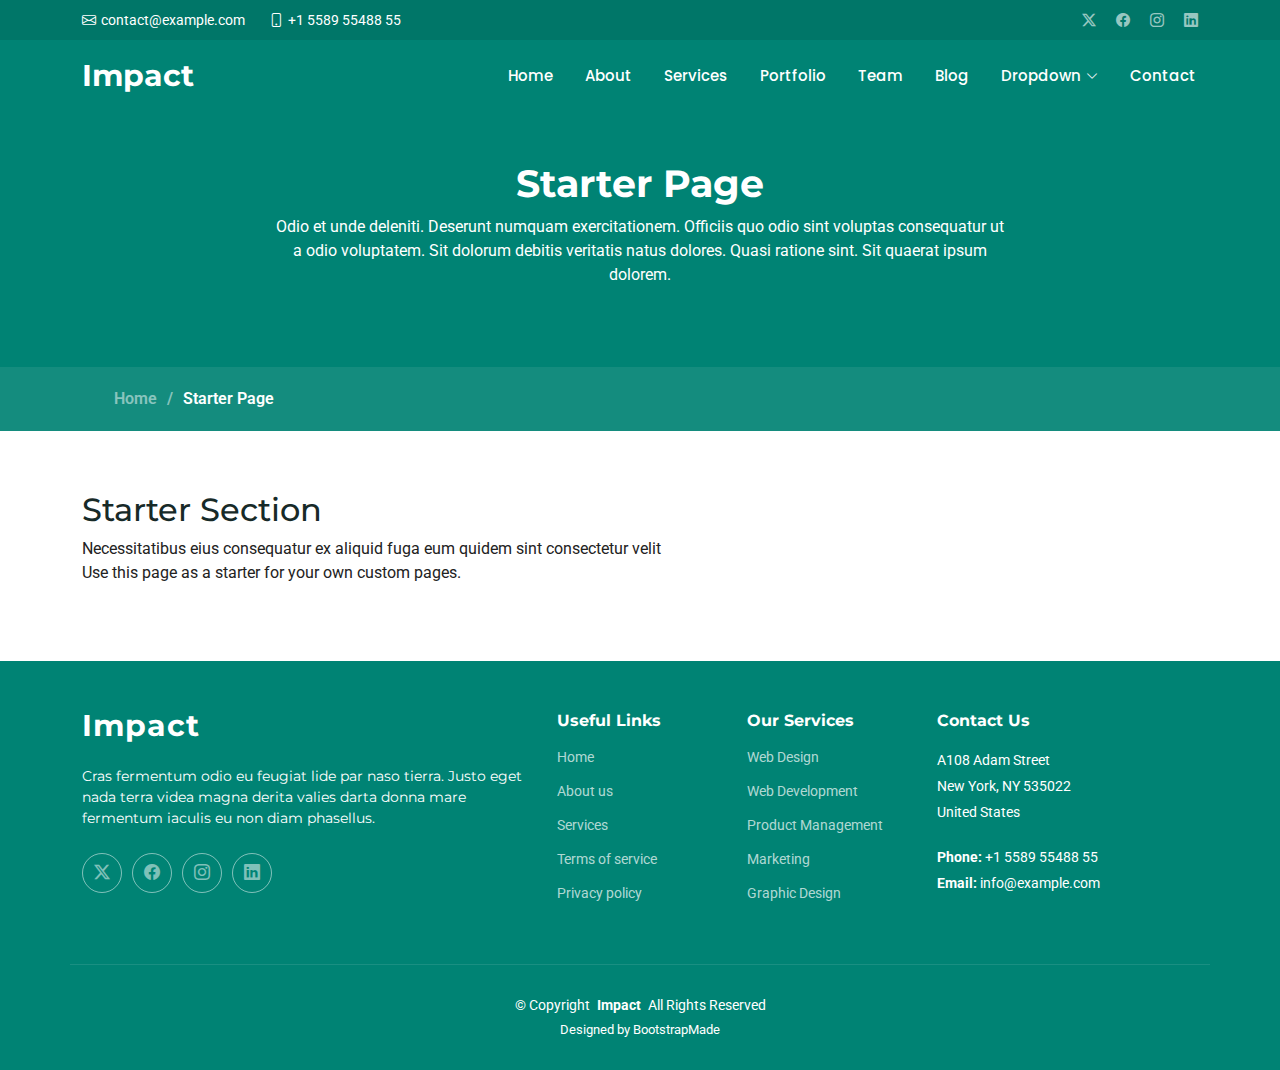
<file: starter-page.html>
<!DOCTYPE html>
<html lang="en">

<head>
  <meta charset="utf-8">
  <meta content="width=device-width, initial-scale=1.0" name="viewport">
  <title>Starter Page - Impact Bootstrap Template</title>
  <meta name="description" content="">
  <meta name="keywords" content="">

  <!-- Favicons -->
  <link href="assets/img/favicon.png" rel="icon">
  <link href="assets/img/apple-touch-icon.png" rel="apple-touch-icon">

  <!-- Fonts -->
  <link href="https://fonts.googleapis.com" rel="preconnect">
  <link href="https://fonts.gstatic.com" rel="preconnect" crossorigin>
  <link href="https://fonts.googleapis.com/css2?family=Roboto:ital,wght@0,100;0,300;0,400;0,500;0,700;0,900;1,100;1,300;1,400;1,500;1,700;1,900&family=Montserrat:ital,wght@0,100;0,200;0,300;0,400;0,500;0,600;0,700;0,800;0,900;1,100;1,200;1,300;1,400;1,500;1,600;1,700;1,800;1,900&family=Poppins:ital,wght@0,100;0,200;0,300;0,400;0,500;0,600;0,700;0,800;0,900;1,100;1,200;1,300;1,400;1,500;1,600;1,700;1,800;1,900&display=swap" rel="stylesheet">

  <!-- Vendor CSS Files -->
  <link href="assets/vendor/bootstrap/css/bootstrap.min.css" rel="stylesheet">
  <link href="assets/vendor/bootstrap-icons/bootstrap-icons.css" rel="stylesheet">
  <link href="assets/vendor/aos/aos.css" rel="stylesheet">
  <link href="assets/vendor/glightbox/css/glightbox.min.css" rel="stylesheet">
  <link href="assets/vendor/swiper/swiper-bundle.min.css" rel="stylesheet">

  <!-- Main CSS File -->
  <link href="assets/css/main.css" rel="stylesheet">

  <!-- =======================================================
  * Template Name: Impact
  * Template URL: https://bootstrapmade.com/impact-bootstrap-business-website-template/
  * Updated: Aug 07 2024 with Bootstrap v5.3.3
  * Author: BootstrapMade.com
  * License: https://bootstrapmade.com/license/
  ======================================================== -->
</head>

<body class="starter-page-page">

  <header id="header" class="header fixed-top">

    <div class="topbar d-flex align-items-center">
      <div class="container d-flex justify-content-center justify-content-md-between">
        <div class="contact-info d-flex align-items-center">
          <i class="bi bi-envelope d-flex align-items-center"><a href="mailto:contact@example.com">contact@example.com</a></i>
          <i class="bi bi-phone d-flex align-items-center ms-4"><span>+1 5589 55488 55</span></i>
        </div>
        <div class="social-links d-none d-md-flex align-items-center">
          <a href="#" class="twitter"><i class="bi bi-twitter-x"></i></a>
          <a href="#" class="facebook"><i class="bi bi-facebook"></i></a>
          <a href="#" class="instagram"><i class="bi bi-instagram"></i></a>
          <a href="#" class="linkedin"><i class="bi bi-linkedin"></i></a>
        </div>
      </div>
    </div><!-- End Top Bar -->

    <div class="branding d-flex align-items-cente">

      <div class="container position-relative d-flex align-items-center justify-content-between">
        <a href="index.html" class="logo d-flex align-items-center">
          <!-- Uncomment the line below if you also wish to use an image logo -->
          <!-- <img src="assets/img/logo.png" alt=""> -->
          <h1 class="sitename">Impact</h1>
          <span>.</span>
        </a>

        <nav id="navmenu" class="navmenu">
          <ul>
            <li><a href="#hero">Home<br></a></li>
            <li><a href="#about">About</a></li>
            <li><a href="#services">Services</a></li>
            <li><a href="#portfolio">Portfolio</a></li>
            <li><a href="#team">Team</a></li>
            <li><a href="blog.html">Blog</a></li>
            <li class="dropdown"><a href="#"><span>Dropdown</span> <i class="bi bi-chevron-down toggle-dropdown"></i></a>
              <ul>
                <li><a href="#">Dropdown 1</a></li>
                <li class="dropdown"><a href="#"><span>Deep Dropdown</span> <i class="bi bi-chevron-down toggle-dropdown"></i></a>
                  <ul>
                    <li><a href="#">Deep Dropdown 1</a></li>
                    <li><a href="#">Deep Dropdown 2</a></li>
                    <li><a href="#">Deep Dropdown 3</a></li>
                    <li><a href="#">Deep Dropdown 4</a></li>
                    <li><a href="#">Deep Dropdown 5</a></li>
                  </ul>
                </li>
                <li><a href="#">Dropdown 2</a></li>
                <li><a href="#">Dropdown 3</a></li>
                <li><a href="#">Dropdown 4</a></li>
              </ul>
            </li>
            <li><a href="#contact">Contact</a></li>
          </ul>
          <i class="mobile-nav-toggle d-xl-none bi bi-list"></i>
        </nav>

      </div>

    </div>

  </header>

  <main class="main">

    <!-- Page Title -->
    <div class="page-title">
      <div class="heading">
        <div class="container">
          <div class="row d-flex justify-content-center text-center">
            <div class="col-lg-8">
              <h1>Starter Page</h1>
              <p class="mb-0">Odio et unde deleniti. Deserunt numquam exercitationem. Officiis quo odio sint voluptas consequatur ut a odio voluptatem. Sit dolorum debitis veritatis natus dolores. Quasi ratione sint. Sit quaerat ipsum dolorem.</p>
            </div>
          </div>
        </div>
      </div>
      <nav class="breadcrumbs">
        <div class="container">
          <ol>
            <li><a href="index.html">Home</a></li>
            <li class="current">Starter Page</li>
          </ol>
        </div>
      </nav>
    </div><!-- End Page Title -->

    <!-- Starter Section Section -->
    <section id="starter-section" class="starter-section section">

      <!-- Section Title -->
      <div class="container section-title" data-aos="fade-up">
        <h2>Starter Section</h2>
        <p>Necessitatibus eius consequatur ex aliquid fuga eum quidem sint consectetur velit</p>
      </div><!-- End Section Title -->

      <div class="container" data-aos="fade-up">
        <p>Use this page as a starter for your own custom pages.</p>
      </div>

    </section><!-- /Starter Section Section -->

  </main>

  <footer id="footer" class="footer accent-background">

    <div class="container footer-top">
      <div class="row gy-4">
        <div class="col-lg-5 col-md-12 footer-about">
          <a href="index.html" class="logo d-flex align-items-center">
            <span class="sitename">Impact</span>
          </a>
          <p>Cras fermentum odio eu feugiat lide par naso tierra. Justo eget nada terra videa magna derita valies darta donna mare fermentum iaculis eu non diam phasellus.</p>
          <div class="social-links d-flex mt-4">
            <a href=""><i class="bi bi-twitter-x"></i></a>
            <a href=""><i class="bi bi-facebook"></i></a>
            <a href=""><i class="bi bi-instagram"></i></a>
            <a href=""><i class="bi bi-linkedin"></i></a>
          </div>
        </div>

        <div class="col-lg-2 col-6 footer-links">
          <h4>Useful Links</h4>
          <ul>
            <li><a href="#">Home</a></li>
            <li><a href="#">About us</a></li>
            <li><a href="#">Services</a></li>
            <li><a href="#">Terms of service</a></li>
            <li><a href="#">Privacy policy</a></li>
          </ul>
        </div>

        <div class="col-lg-2 col-6 footer-links">
          <h4>Our Services</h4>
          <ul>
            <li><a href="#">Web Design</a></li>
            <li><a href="#">Web Development</a></li>
            <li><a href="#">Product Management</a></li>
            <li><a href="#">Marketing</a></li>
            <li><a href="#">Graphic Design</a></li>
          </ul>
        </div>

        <div class="col-lg-3 col-md-12 footer-contact text-center text-md-start">
          <h4>Contact Us</h4>
          <p>A108 Adam Street</p>
          <p>New York, NY 535022</p>
          <p>United States</p>
          <p class="mt-4"><strong>Phone:</strong> <span>+1 5589 55488 55</span></p>
          <p><strong>Email:</strong> <span>info@example.com</span></p>
        </div>

      </div>
    </div>

    <div class="container copyright text-center mt-4">
      <p>© <span>Copyright</span> <strong class="px-1 sitename">Impact</strong> <span>All Rights Reserved</span></p>
      <div class="credits">
        <!-- All the links in the footer should remain intact. -->
        <!-- You can delete the links only if you've purchased the pro version. -->
        <!-- Licensing information: https://bootstrapmade.com/license/ -->
        <!-- Purchase the pro version with working PHP/AJAX contact form: [buy-url] -->
        Designed by <a href="https://bootstrapmade.com/">BootstrapMade</a>
      </div>
    </div>

  </footer>

  <!-- Scroll Top -->
  <a href="#" id="scroll-top" class="scroll-top d-flex align-items-center justify-content-center"><i class="bi bi-arrow-up-short"></i></a>

  <!-- Preloader -->
  <div id="preloader"></div>

  <!-- Vendor JS Files -->
  <script src="assets/vendor/bootstrap/js/bootstrap.bundle.min.js"></script>
  <script src="assets/vendor/php-email-form/validate.js"></script>
  <script src="assets/vendor/aos/aos.js"></script>
  <script src="assets/vendor/glightbox/js/glightbox.min.js"></script>
  <script src="assets/vendor/swiper/swiper-bundle.min.js"></script>
  <script src="assets/vendor/purecounter/purecounter_vanilla.js"></script>
  <script src="assets/vendor/imagesloaded/imagesloaded.pkgd.min.js"></script>
  <script src="assets/vendor/isotope-layout/isotope.pkgd.min.js"></script>

  <!-- Main JS File -->
  <script src="assets/js/main.js"></script>

</body>

</html>
</file>
<file: assets/css/main.css>
/**
* Template Name: Impact
* Template URL: https://bootstrapmade.com/impact-bootstrap-business-website-template/
* Updated: Aug 07 2024 with Bootstrap v5.3.3
* Author: BootstrapMade.com
* License: https://bootstrapmade.com/license/
*/

/*--------------------------------------------------------------
# Font & Color Variables
# Help: https://bootstrapmade.com/color-system/
--------------------------------------------------------------*/
/* Fonts */
:root {
  --default-font: "Roboto",  system-ui, -apple-system, "Segoe UI", Roboto, "Helvetica Neue", Arial, "Noto Sans", "Liberation Sans", sans-serif, "Apple Color Emoji", "Segoe UI Emoji", "Segoe UI Symbol", "Noto Color Emoji";
  --heading-font: "Montserrat",  sans-serif;
  --nav-font: "Poppins",  sans-serif;
}

/* Global Colors - The following color variables are used throughout the website. Updating them here will change the color scheme of the entire website */
:root { 
  --background-color: #ffffff; /* Background color for the entire website, including individual sections */
  --default-color: #222222; /* Default color used for the majority of the text content across the entire website */
  --heading-color: #172a28; /* Color for headings, subheadings and title throughout the website */
  --accent-color: #008374; /* Accent color that represents your brand on the website. It's used for buttons, links, and other elements that need to stand out */
  --surface-color: #ffffff; /* The surface color is used as a background of boxed elements within sections, such as cards, icon boxes, or other elements that require a visual separation from the global background. */
  --contrast-color: #ffffff; /* Contrast color for text, ensuring readability against backgrounds of accent, heading, or default colors. */
}

/* Nav Menu Colors - The following color variables are used specifically for the navigation menu. They are separate from the global colors to allow for more customization options */
:root {
  --nav-color: #ffffff;  /* The default color of the main navmenu links */
  --nav-hover-color: #008374; /* Applied to main navmenu links when they are hovered over or active */
  --nav-mobile-background-color: #ffffff; /* Used as the background color for mobile navigation menu */
  --nav-dropdown-background-color: #ffffff; /* Used as the background color for dropdown items that appear when hovering over primary navigation items */
  --nav-dropdown-color: #01433c; /* Used for navigation links of the dropdown items in the navigation menu. */
  --nav-dropdown-hover-color: #008374; /* Similar to --nav-hover-color, this color is applied to dropdown navigation links when they are hovered over. */
}

/* Color Presets - These classes override global colors when applied to any section or element, providing reuse of the sam color scheme. */

.light-background {
  --background-color: #f2f9f9;
  --surface-color: #ffffff;
}

.dark-background {
  --background-color: #060606;
  --default-color: #ffffff;
  --heading-color: #ffffff;
  --surface-color: #252525;
  --contrast-color: #ffffff;
}

.accent-background {
  --background-color: #008374;
  --default-color: #ffffff;
  --heading-color: #ffffff;
  --accent-color: #ffffff;
  --surface-color: #00b6a1;
  --contrast-color: #ffffff;
}

/* Smooth scroll */
:root {
  scroll-behavior: smooth;
}

/*--------------------------------------------------------------
# General Styling & Shared Classes
--------------------------------------------------------------*/
body {
  color: var(--default-color);
  background-color: var(--background-color);
  font-family: var(--default-font);
}

a {
  color: var(--accent-color);
  text-decoration: none;
  transition: 0.3s;
}

a:hover {
  color: color-mix(in srgb, var(--accent-color), transparent 25%);
  text-decoration: none;
}

h1,
h2,
h3,
h4,
h5,
h6 {
  color: var(--heading-color);
  font-family: var(--heading-font);
}

/* Pulsating Play Button
------------------------------*/
.pulsating-play-btn {
  width: 94px;
  height: 94px;
  background: radial-gradient(var(--accent-color) 50%, color-mix(in srgb, var(--accent-color), transparent 75%) 52%);
  border-radius: 50%;
  display: block;
  position: relative;
  overflow: hidden;
}

.pulsating-play-btn:before {
  content: "";
  position: absolute;
  width: 120px;
  height: 120px;
  animation-delay: 0s;
  animation: pulsate-play-btn 2s;
  animation-direction: forwards;
  animation-iteration-count: infinite;
  animation-timing-function: steps;
  opacity: 1;
  border-radius: 50%;
  border: 5px solid color-mix(in srgb, var(--accent-color), transparent 30%);
  top: -15%;
  left: -15%;
  background: rgba(198, 16, 0, 0);
}

.pulsating-play-btn:after {
  content: "";
  position: absolute;
  left: 50%;
  top: 50%;
  transform: translateX(-40%) translateY(-50%);
  width: 0;
  height: 0;
  border-top: 10px solid transparent;
  border-bottom: 10px solid transparent;
  border-left: 15px solid #fff;
  z-index: 100;
  transition: all 400ms cubic-bezier(0.55, 0.055, 0.675, 0.19);
}

.pulsating-play-btn:hover:before {
  content: "";
  position: absolute;
  left: 50%;
  top: 50%;
  transform: translateX(-40%) translateY(-50%);
  width: 0;
  height: 0;
  border: none;
  border-top: 10px solid transparent;
  border-bottom: 10px solid transparent;
  border-left: 15px solid #fff;
  z-index: 200;
  animation: none;
  border-radius: 0;
}

.pulsating-play-btn:hover:after {
  border-left: 15px solid var(--accent-color);
  transform: scale(20);
}

@keyframes pulsate-play-btn {
  0% {
    transform: scale(0.6, 0.6);
    opacity: 1;
  }

  100% {
    transform: scale(1, 1);
    opacity: 0;
  }
}

/* PHP Email Form Messages
------------------------------*/
.php-email-form .error-message {
  display: none;
  background: #df1529;
  color: #ffffff;
  text-align: left;
  padding: 15px;
  margin-bottom: 24px;
  font-weight: 600;
}

.php-email-form .sent-message {
  display: none;
  color: #ffffff;
  background: #059652;
  text-align: center;
  padding: 15px;
  margin-bottom: 24px;
  font-weight: 600;
}

.php-email-form .loading {
  display: none;
  background: var(--surface-color);
  text-align: center;
  padding: 15px;
  margin-bottom: 24px;
}

.php-email-form .loading:before {
  content: "";
  display: inline-block;
  border-radius: 50%;
  width: 24px;
  height: 24px;
  margin: 0 10px -6px 0;
  border: 3px solid var(--accent-color);
  border-top-color: var(--surface-color);
  animation: php-email-form-loading 1s linear infinite;
}

@keyframes php-email-form-loading {
  0% {
    transform: rotate(0deg);
  }

  100% {
    transform: rotate(360deg);
  }
}

/*--------------------------------------------------------------
# Global Header
--------------------------------------------------------------*/
.header {
  --background-color: #008374;
  --heading-color: #ffffff;
  color: var(--default-color);
  transition: all 0.5s;
  z-index: 997;
  background-color: var(--background-color);
}

.header .topbar {
  background-color: color-mix(in srgb, var(--accent-color) 90%, black 10%);
  height: 40px;
  padding: 0;
  font-size: 14px;
  transition: all 0.5s;
}

.header .topbar .contact-info i {
  font-style: normal;
  color: var(--contrast-color);
}

.header .topbar .contact-info i a,
.header .topbar .contact-info i span {
  padding-left: 5px;
  color: var(--contrast-color);
}

@media (max-width: 575px) {

  .header .topbar .contact-info i a,
  .header .topbar .contact-info i span {
    font-size: 13px;
  }
}

.header .topbar .contact-info i a {
  line-height: 0;
  transition: 0.3s;
}

.header .topbar .contact-info i a:hover {
  color: var(--contrast-color);
  text-decoration: underline;
}

.header .topbar .social-links a {
  color: color-mix(in srgb, var(--contrast-color), transparent 40%);
  line-height: 0;
  transition: 0.3s;
  margin-left: 20px;
}

.header .topbar .social-links a:hover {
  color: var(--contrast-color);
}

.header .branding {
  min-height: 60px;
  padding: 10px 0;
}

.header .logo {
  line-height: 1;
}

.header .logo img {
  max-height: 36px;
  margin-right: 8px;
}

.header .logo h1 {
  font-size: 30px;
  margin: 0;
  font-weight: 700;
  color: var(--heading-color);
}

.header .logo span {
  font-size: 32px;
  margin-left: 2px;
  color: var(--nav-hover-color);
}

.scrolled .header {
  box-shadow: 0px 0 18px rgba(0, 0, 0, 0.1);
}

/*--------------------------------------------------------------
# Navigation Menu
--------------------------------------------------------------*/
/* Desktop Navigation */
@media (min-width: 1200px) {
  .navmenu {
    padding: 0;
  }

  .navmenu ul {
    margin: 0;
    padding: 0;
    display: flex;
    list-style: none;
    align-items: center;
  }

  .navmenu li {
    position: relative;
  }

  .navmenu>ul>li {
    white-space: nowrap;
    padding: 15px 14px;
  }

  .navmenu>ul>li:last-child {
    padding-right: 0;
  }

  .navmenu a,
  .navmenu a:focus {
    color: var(--nav-color);
    font-size: 15px;
    padding: 0 2px;
    font-family: var(--nav-font);
    font-weight: 500;
    display: flex;
    align-items: center;
    justify-content: space-between;
    white-space: nowrap;
    transition: 0.3s;
    position: relative;
  }

  .navmenu a i,
  .navmenu a:focus i {
    font-size: 12px;
    line-height: 0;
    margin-left: 5px;
    transition: 0.3s;
  }

  .navmenu>ul>li>a:before {
    content: "";
    position: absolute;
    height: 2px;
    bottom: -6px;
    left: 0;
    background-color: var(--nav-hover-color);
    visibility: hidden;
    width: 0px;
    transition: all 0.3s ease-in-out 0s;
  }

  .navmenu a:hover:before,
  .navmenu li:hover>a:before,
  .navmenu .active:before {
    visibility: visible;
    width: 100%;
  }

  .navmenu li:hover>a,
  .navmenu .active,
  .navmenu .active:focus {
    color: var(--nav-color);
  }

  .navmenu .dropdown ul {
    margin: 0;
    padding: 10px 0;
    background: var(--nav-dropdown-background-color);
    display: block;
    position: absolute;
    visibility: hidden;
    left: 14px;
    top: 130%;
    opacity: 0;
    transition: 0.3s;
    border-radius: 4px;
    z-index: 99;
    box-shadow: 0px 0px 30px rgba(0, 0, 0, 0.1);
  }

  .navmenu .dropdown ul li {
    min-width: 200px;
  }

  .navmenu .dropdown ul a {
    padding: 10px 20px;
    font-size: 15px;
    text-transform: none;
    color: var(--nav-dropdown-color);
  }

  .navmenu .dropdown ul a i {
    font-size: 12px;
  }

  .navmenu .dropdown ul a:hover,
  .navmenu .dropdown ul .active:hover,
  .navmenu .dropdown ul li:hover>a {
    color: var(--nav-dropdown-hover-color);
  }

  .navmenu .dropdown:hover>ul {
    opacity: 1;
    top: 100%;
    visibility: visible;
  }

  .navmenu .dropdown .dropdown ul {
    top: 0;
    left: -90%;
    visibility: hidden;
  }

  .navmenu .dropdown .dropdown:hover>ul {
    opacity: 1;
    top: 0;
    left: -100%;
    visibility: visible;
  }
}

/* Mobile Navigation */
@media (max-width: 1199px) {
  .mobile-nav-toggle {
    color: var(--nav-color);
    font-size: 28px;
    line-height: 0;
    margin-right: 10px;
    cursor: pointer;
    transition: color 0.3s;
  }

  .navmenu {
    padding: 0;
    z-index: 9997;
  }

  .navmenu ul {
    display: none;
    list-style: none;
    position: absolute;
    inset: 60px 20px 20px 20px;
    padding: 10px 0;
    margin: 0;
    border-radius: 6px;
    background-color: var(--nav-mobile-background-color);
    border: 1px solid color-mix(in srgb, var(--default-color), transparent 90%);
    box-shadow: none;
    overflow-y: auto;
    transition: 0.3s;
    z-index: 9998;
  }

  .navmenu a,
  .navmenu a:focus {
    color: var(--nav-dropdown-color);
    padding: 10px 20px;
    font-family: var(--nav-font);
    font-size: 17px;
    font-weight: 500;
    display: flex;
    align-items: center;
    justify-content: space-between;
    white-space: nowrap;
    transition: 0.3s;
  }

  .navmenu a i,
  .navmenu a:focus i {
    font-size: 12px;
    line-height: 0;
    margin-left: 5px;
    width: 30px;
    height: 30px;
    display: flex;
    align-items: center;
    justify-content: center;
    border-radius: 50%;
    transition: 0.3s;
    background-color: color-mix(in srgb, var(--accent-color), transparent 90%);
  }

  .navmenu a i:hover,
  .navmenu a:focus i:hover {
    background-color: var(--accent-color);
    color: var(--contrast-color);
  }

  .navmenu a:hover,
  .navmenu .active,
  .navmenu .active:focus {
    color: var(--nav-dropdown-hover-color);
  }

  .navmenu .active i,
  .navmenu .active:focus i {
    background-color: var(--accent-color);
    color: var(--contrast-color);
    transform: rotate(180deg);
  }

  .navmenu .dropdown ul {
    position: static;
    display: none;
    z-index: 99;
    padding: 10px 0;
    margin: 10px 20px;
    background-color: var(--nav-dropdown-background-color);
    transition: all 0.5s ease-in-out;
  }

  .navmenu .dropdown ul ul {
    background-color: rgba(33, 37, 41, 0.1);
  }

  .navmenu .dropdown>.dropdown-active {
    display: block;
    background-color: rgba(33, 37, 41, 0.03);
  }

  .mobile-nav-active {
    overflow: hidden;
  }

  .mobile-nav-active .mobile-nav-toggle {
    color: #fff;
    position: absolute;
    font-size: 32px;
    top: 15px;
    right: 15px;
    margin-right: 0;
    z-index: 9999;
  }

  .mobile-nav-active .navmenu {
    position: fixed;
    overflow: hidden;
    inset: 0;
    background: rgba(33, 37, 41, 0.8);
    transition: 0.3s;
  }

  .mobile-nav-active .navmenu>ul {
    display: block;
  }
}

/*--------------------------------------------------------------
# Global Footer
--------------------------------------------------------------*/
.footer {
  color: var(--default-color);
  background-color: var(--background-color);
  font-size: 14px;
  position: relative;
}

.footer .footer-top {
  padding-top: 50px;
}

.footer .footer-about .logo {
  line-height: 1;
  margin-bottom: 25px;
}

.footer .footer-about .logo img {
  max-height: 40px;
  margin-right: 6px;
}

.footer .footer-about .logo span {
  color: var(--heading-color);
  font-size: 30px;
  font-weight: 700;
  letter-spacing: 1px;
  font-family: var(--heading-font);
}

.footer .footer-about p {
  font-size: 14px;
  font-family: var(--heading-font);
}

.footer .social-links a {
  display: flex;
  align-items: center;
  justify-content: center;
  width: 40px;
  height: 40px;
  border-radius: 50%;
  border: 1px solid color-mix(in srgb, var(--default-color), transparent 50%);
  font-size: 16px;
  color: color-mix(in srgb, var(--default-color), transparent 50%);
  margin-right: 10px;
  transition: 0.3s;
}

.footer .social-links a:hover {
  color: var(--default-color);
  border-color: var(--default-color);
}

.footer h4 {
  font-size: 16px;
  font-weight: bold;
  position: relative;
  padding-bottom: 12px;
}

.footer .footer-links {
  margin-bottom: 30px;
}

.footer .footer-links ul {
  list-style: none;
  padding: 0;
  margin: 0;
}

.footer .footer-links ul i {
  padding-right: 2px;
  font-size: 12px;
  line-height: 0;
}

.footer .footer-links ul li {
  padding: 10px 0;
  display: flex;
  align-items: center;
}

.footer .footer-links ul li:first-child {
  padding-top: 0;
}

.footer .footer-links ul a {
  color: color-mix(in srgb, var(--default-color), transparent 30%);
  display: inline-block;
  line-height: 1;
}

.footer .footer-links ul a:hover {
  color: var(--default-color);
}

.footer .footer-contact p {
  margin-bottom: 5px;
}

.footer .copyright {
  padding-top: 30px;
  padding-bottom: 30px;
  border-top: 1px solid color-mix(in srgb, var(--default-color), transparent 90%);
}

.footer .copyright p {
  margin-bottom: 0;
}

.footer .credits {
  margin-top: 4px;
  font-size: 13px;
}

/*--------------------------------------------------------------
# Preloader
--------------------------------------------------------------*/
#preloader {
  position: fixed;
  inset: 0;
  z-index: 999999;
  overflow: hidden;
  background: var(--background-color);
  transition: all 0.6s ease-out;
}

#preloader:before {
  content: "";
  position: fixed;
  top: calc(50% - 30px);
  left: calc(50% - 30px);
  border: 6px solid #ffffff;
  border-color: var(--accent-color) transparent var(--accent-color) transparent;
  border-radius: 50%;
  width: 60px;
  height: 60px;
  animation: animate-preloader 1.5s linear infinite;
}

@keyframes animate-preloader {
  0% {
    transform: rotate(0deg);
  }

  100% {
    transform: rotate(360deg);
  }
}

/*--------------------------------------------------------------
# Scroll Top Button
--------------------------------------------------------------*/
.scroll-top {
  position: fixed;
  visibility: hidden;
  opacity: 0;
  right: 15px;
  bottom: -15px;
  z-index: 99999;
  background-color: var(--accent-color);
  width: 44px;
  height: 44px;
  border-radius: 50px;
  transition: all 0.4s;
}

.scroll-top i {
  font-size: 24px;
  color: var(--contrast-color);
  line-height: 0;
}

.scroll-top:hover {
  background-color: color-mix(in srgb, var(--accent-color), transparent 20%);
  color: var(--contrast-color);
}

.scroll-top.active {
  visibility: visible;
  opacity: 1;
  bottom: 15px;
}

/*--------------------------------------------------------------
# Disable aos animation delay on mobile devices
--------------------------------------------------------------*/
@media screen and (max-width: 768px) {
  [data-aos-delay] {
    transition-delay: 0 !important;
  }
}

/*--------------------------------------------------------------
# Global Page Titles & Breadcrumbs
--------------------------------------------------------------*/
.page-title {
  --background-color: var(--accent-color);
  --default-color: #fff;
  --heading-color: #fff;
  color: var(--default-color);
  background-color: var(--background-color);
  position: relative;
}

.page-title .heading {
  padding: 160px 0 80px 0;
  border-top: 1px solid color-mix(in srgb, var(--default-color), transparent 90%);
}

.page-title .heading h1 {
  font-size: 38px;
  font-weight: 700;
}

.page-title nav {
  background-color: color-mix(in srgb, var(--default-color), transparent 92%);
  padding: 20px 0;
}

.page-title nav ol {
  display: flex;
  flex-wrap: wrap;
  list-style: none;
  margin: 0;
  font-size: 16px;
  font-weight: 600;
}

.page-title nav ol a {
  color: color-mix(in srgb, var(--default-color), transparent 50%);
}

.page-title nav ol a:hover {
  color: var(--default-color);
}

.page-title nav ol li+li {
  padding-left: 10px;
}

.page-title nav ol li+li::before {
  content: "/";
  display: inline-block;
  padding-right: 10px;
  color: color-mix(in srgb, var(--default-color), transparent 50%);
}

/*--------------------------------------------------------------
# Global Sections
--------------------------------------------------------------*/
section,
.section {
  color: var(--default-color);
  background-color: var(--background-color);
  padding: 60px 0;
  scroll-margin-top: 112px;
  overflow: clip;
}

@media (max-width: 1199px) {

  section,
  .section {
    scroll-margin-top: 100px;
  }
}

/*--------------------------------------------------------------
# Global Section Titles
--------------------------------------------------------------*/
.section-header {
  text-align: center;
  padding-bottom: 40px;
}

.section-header h2 {
  font-size: 48px;
  font-weight: 300;
  margin-bottom: 20px;
  color: var(--heading-color);
}

.section-header p {
  margin: 0 auto;
  color: var(--default-color);
}

@media (min-width: 1280px) {
  .section-header p {
    max-width: 80%;
  }
}

.section-title h2:after {
  content: "";
  position: absolute;
  display: block;
  width: 50px;
  height: 3px;
  background: var(--accent-color);
  left: 0;
  right: 0;
  bottom: 0;
  margin: auto;
}

.section-title p {
  margin-bottom: 0;
}

/*--------------------------------------------------------------
# Hero Section
--------------------------------------------------------------*/
.hero {
  width: 100%;
  position: relative;
  padding: 140px 0 0 0;
}

.hero .container {
  position: relative;
  z-index: 3;
}

.hero h2 {
  font-size: 48px;
  font-weight: 700;
  margin-bottom: 20px;
}

.hero h2 .accent {
  color: var(--conrast-color);
}

.hero p {
  color: color-mix(in srgb, var(--default-color), transparent 40%);
  font-weight: 400;
  margin-bottom: 30px;
}

.hero .btn-get-started {
  color: var(--contrast-color);
  background: var(--accent-color);
  font-family: var(--heading-font);
  font-weight: 500;
  font-size: 14px;
  letter-spacing: 1px;
  display: inline-block;
  padding: 14px 40px;
  border-radius: 50px;
  transition: 0.3s;
  border: 2px solid color-mix(in srgb, var(--default-color), transparent 90%);
  background-color: color-mix(in srgb, var(--default-color), transparent 90%);
}

.hero .btn-get-started:hover {
  border-color: color-mix(in srgb, var(--default-color), transparent 60%);
}

.hero .btn-watch-video {
  font-size: 16px;
  transition: 0.5s;
  margin-left: 25px;
  font-weight: 600;
  color: var(--default-color);
}

.hero .btn-watch-video i {
  color: color-mix(in srgb, var(--default-color), transparent 50%);
  font-size: 32px;
  transition: 0.3s;
  line-height: 0;
  margin-right: 8px;
}

.hero .btn-watch-video:hover i {
  color: var(--default-color);
}

@media (max-width: 640px) {
  .hero h2 {
    font-size: 36px;
  }

  .hero .btn-get-started,
  .hero .btn-watch-video {
    font-size: 14px;
  }
}

.hero .icon-boxes {
  padding-bottom: 60px;
  z-index: 4;
}

@media (min-width: 1200px) {
  .hero .icon-boxes:before {
    content: "";
    position: absolute;
    bottom: 0;
    left: 0;
    right: 0;
    height: calc(50% + 20px);
    background-color: var(--default-color);
    border-top: 1px solid color-mix(in srgb, var(--default-color), transparent 90%);
  }
}

.hero .icon-box {
  padding: 60px 30px;
  position: relative;
  overflow: hidden;
  background: var(--background-color);
  box-shadow: 0 0 29px 0 rgba(0, 0, 0, 0.1);
  transition: all 0.3s ease-in-out;
  border-radius: 8px;
  z-index: 1;
  height: 100%;
  width: 100%;
  text-align: center;
}

.hero .icon-box .title {
  font-weight: 700;
  margin-bottom: 15px;
  font-size: 24px;
}

.hero .icon-box .title a {
  color: color-mix(in srgb, var(--default-color), transparent 20%);
  transition: 0.3s;
}

.hero .icon-box .icon {
  margin-bottom: 20px;
  padding-top: 10px;
  display: inline-block;
  transition: all 0.3s ease-in-out;
  font-size: 48px;
  line-height: 1;
  color: color-mix(in srgb, var(--default-color), transparent 20%);
}

.hero .icon-box:hover {
  background-color: color-mix(in srgb, var(--background-color), white 10%);
}

.hero .icon-box:hover .title a,
.hero .icon-box:hover .icon {
  color: var(--contrast-color);
}


/*--------------------------------------------------------------
# About
--------------------------------------------------------------*/
.about {
  position: relative;
}

.about .content h3 {
  font-weight: 700;
  font-size: 28px;
  margin-bottom: 20px;
  color: var(--heading-color);
}

.about .content ul {
  padding-left: 0;
  list-style: none;
}

.about .content ul li {
  padding: 0 0 15px 26px;
  position: relative;
}

.about .content ul i {
  position: absolute;
  font-size: 20px;
  left: 0;
  top: -3px;
  color: var(--accent-color);
}

.about .content p:last-child {
  margin-bottom: 0;
}

.about .play-btn {
  width: 94px;
  height: 94px;
  background: radial-gradient(var(--accent-color) 50%, rgba(var(--accent-color-rgb), 0.4) 52%);
  border-radius: 50%;
  display: block;
  position: absolute;
  left: calc(50% - 47px);
  top: calc(50% - 47px);
  overflow: hidden;
}

.about .play-btn:before {
  content: "";
  position: absolute;
  width: 120px;
  height: 120px;
  animation-delay: 0s;
  animation: pulsate-btn 2s;
  animation-direction: forwards;
  animation-iteration-count: infinite;
  animation-timing-function: steps;
  opacity: 1;
  border-radius: 50%;
  border: 5px solid rgba(var(--accent-color-rgb), 0.7);
  top: -15%;
  left: -15%;
  background: rgba(198, 16, 0, 0);
}

.about .play-btn:after {
  content: "";
  position: absolute;
  left: 50%;
  top: 50%;
  transform: translateX(-40%) translateY(-50%);
  width: 0;
  height: 0;
  border-top: 10px solid transparent;
  border-bottom: 10px solid transparent;
  border-left: 15px solid var(--contrast-color);
  z-index: 100;
  transition: all 400ms cubic-bezier(0.55, 0.055, 0.675, 0.19);
}

.about .play-btn:hover:before {
  content: "";
  position: absolute;
  left: 50%;
  top: 50%;
  transform: translateX(-40%) translateY(-50%);
  width: 0;
  height: 0;
  border: none;
  border-top: 10px solid transparent;
  border-bottom: 10px solid transparent;
  border-left: 15px solid var(--contrast-color);
  z-index: 200;
  animation: none;
  border-radius: 0;
}

.about .play-btn:hover:after {
  border-left: 15px solid var(--accent-color);
  transform: scale(20);
}

@keyframes pulsate-btn {
  0% {
    transform: scale(0.6, 0.6);
    opacity: 1;
  }

  100% {
    transform: scale(1, 1);
    opacity: 0;
  }
}

.about-img {
  background-size: cover;
  background-repeat: no-repeat;
  background-position: center;
  min-height: 500px;
}
/*--------------------------------------------------------------
# Clients Section
--------------------------------------------------------------*/
.clients .swiper {
  padding: 10px 0;
}

.clients .swiper-wrapper {
  height: auto;
}

.clients .swiper-slide img {
  transition: 0.3s;
}

.clients .swiper-slide img:hover {
  transform: scale(1.1);
}

/*--------------------------------------------------------------
# Stats Section
--------------------------------------------------------------*/
.stats .stats-item {
  padding: 10px;
}

.stats .stats-item i {
  font-size: 44px;
  color: var(--accent-color);
  line-height: 0;
  margin-right: 15px;
}

.stats .stats-item .purecounter {
  color: var(--heading-color);
  font-size: 40px;
  display: block;
  font-weight: 700;
  line-height: 40px;
}

.stats .stats-item p {
  color: color-mix(in srgb, var(--default-color), transparent 40%);
  padding: 15px 0 0 0;
  margin: 0;
  font-family: var(--heading-font);
  font-size: 14px;
}

/*--------------------------------------------------------------
# Call To Action Section
--------------------------------------------------------------*/
.call-to-action {
  background-color: transparent;
}

.call-to-action .container {
  padding-top: 80px;
  padding-bottom: 80px;
  border-radius: 15px;
  overflow: hidden;
  position: relative;
  clip-path: inset(0 round 15px);
}

.call-to-action .container img {
  position: fixed;
  top: 0;
  left: 0;
  display: block;
  width: 100%;
  height: 100%;
  object-fit: cover;
  z-index: 1;
  border-radius: 15px;
  overflow: hidden;
}

.call-to-action .container:before {
  content: "";
  background: rgba(0, 0, 0, 0.5);
  position: absolute;
  inset: 0;
  z-index: 2;
}

.call-to-action .container .content {
  position: relative;
  z-index: 3;
}

.call-to-action h3 {
  color: var(--default-color);
  font-size: 28px;
  font-weight: 700;
  margin-bottom: 20px;
}

.call-to-action p {
  color: var(--default-color);
  margin-bottom: 20px;
}

.call-to-action .play-btn {
  width: 94px;
  height: 94px;
  margin-bottom: 20px;
  background: radial-gradient(var(--accent-color) 50%, color-mix(in srgb, var(--accent-color), transparent 60%) 52%);
  border-radius: 50%;
  display: inline-block;
  position: relative;
  overflow: hidden;
}

.call-to-action .play-btn:before {
  content: "";
  position: absolute;
  width: 120px;
  height: 120px;
  animation-delay: 0s;
  animation: pulsate-btn 2s;
  animation-direction: forwards;
  animation-iteration-count: infinite;
  animation-timing-function: steps;
  opacity: 1;
  border-radius: 50%;
  border: 5px solid color-mix(in srgb, var(--accent-color), transparent 20%);
  top: -15%;
  left: -15%;
  background: rgba(198, 16, 0, 0);
}

.call-to-action .play-btn:after {
  content: "";
  position: absolute;
  left: 50%;
  top: 50%;
  transform: translateX(-40%) translateY(-50%);
  width: 0;
  height: 0;
  border-top: 10px solid transparent;
  border-bottom: 10px solid transparent;
  border-left: 15px solid var(--default-color);
  z-index: 100;
  transition: all 400ms cubic-bezier(0.55, 0.055, 0.675, 0.19);
}

.call-to-action .play-btn:hover:before {
  content: "";
  position: absolute;
  left: 50%;
  top: 50%;
  transform: translateX(-40%) translateY(-50%);
  width: 0;
  height: 0;
  border: none;
  border-top: 10px solid transparent;
  border-bottom: 10px solid transparent;
  border-left: 15px solid var(--default-color);
  z-index: 200;
  animation: none;
  border-radius: 0;
}

.call-to-action .play-btn:hover:after {
  border-left: 15px solid var(--accent-color);
  transform: scale(20);
}

.call-to-action .cta-btn {
  font-family: var(--heading-font);
  font-weight: 500;
  font-size: 16px;
  letter-spacing: 1px;
  display: inline-block;
  padding: 12px 40px;
  border-radius: 5px;
  transition: 0.5s;
  margin: 10px;
  border: 2px solid var(--contrast-color);
  color: var(--contrast-color);
}

.call-to-action .cta-btn:hover {
  background: var(--accent-color);
  border: 2px solid var(--accent-color);
}

@keyframes pulsate-btn {
  0% {
    transform: scale(0.6, 0.6);
    opacity: 1;
  }

  100% {
    transform: scale(1, 1);
    opacity: 0;
  }
}

/*--------------------------------------------------------------
# Services Section
--------------------------------------------------------------*/
.services .service-item {
  background-color: var(--surface-color);
  padding: 40px;
  box-shadow: 0px 0 30px rgba(0, 0, 0, 0.1);
  height: 100%;
}

.services .service-item .icon {
  width: 48px;
  height: 48px;
  position: relative;
  margin-bottom: 50px;
}

.services .service-item .icon i {
  color: color-mix(in srgb, var(--heading-color), transparent 30%);
  font-size: 56px;
  transition: ease-in-out 0.3s;
  z-index: 2;
  position: relative;
}

.services .service-item .icon:before {
  position: absolute;
  content: "";
  height: 100%;
  width: 100%;
  background: color-mix(in srgb, var(--heading-color), transparent 95%);
  border-radius: 50px;
  z-index: 1;
  top: 10px;
  right: -20px;
  transition: 0.3s;
}

.services .service-item h3 {
  color: color-mix(in srgb, var(--heading-color), transparent 20%);
  font-weight: 700;
  margin: 0 0 20px 0;
  padding-bottom: 8px;
  font-size: 22px;
  position: relative;
  display: inline-block;
  border-bottom: 4px solid color-mix(in srgb, var(--heading-color), transparent 90%);
  transition: 0.3s;
}

.services .service-item p {
  line-height: 24px;
  font-size: 14px;
  margin-bottom: 0;
}

.services .service-item .readmore {
  margin-top: 15px;
  display: inline-block;
  color: color-mix(in srgb, var(--default-color), transparent 30%);
}

.services .service-item:hover .icon i {
  color: var(--heading-color);
}

.services .service-item:hover .icon:before {
  background: color-mix(in srgb, var(--accent-color), transparent 50%);
}

.services .service-item:hover h3 {
  border-color: color-mix(in srgb, var(--accent-color), transparent 10%);
  color: var(--heading-color);
}

.services .service-item:hover .readmore {
  color: var(--accent-color);
}

/*--------------------------------------------------------------
# Testimonials Section
--------------------------------------------------------------*/
.testimonials .testimonial-item {
  background-color: var(--surface-color);
  box-shadow: 0px 2px 15px rgba(0, 0, 0, 0.1);
  box-sizing: content-box;
  padding: 30px;
  margin: 30px 15px;
  position: relative;
  height: 100%;
}

.testimonials .testimonial-item .testimonial-img {
  width: 90px;
  border-radius: 50px;
  margin-right: 15px;
}

.testimonials .testimonial-item h3 {
  font-size: 18px;
  font-weight: bold;
  margin: 10px 0 5px 0;
}

.testimonials .testimonial-item h4 {
  font-size: 14px;
  color: color-mix(in srgb, var(--default-color), transparent 40%);
  margin: 0;
}

.testimonials .testimonial-item .stars {
  margin: 10px 0;
}

.testimonials .testimonial-item .stars i {
  color: #ffc107;
  margin: 0 1px;
}

.testimonials .testimonial-item .quote-icon-left,
.testimonials .testimonial-item .quote-icon-right {
  color: color-mix(in srgb, var(--accent-color), transparent 50%);
  font-size: 26px;
  line-height: 0;
}

.testimonials .testimonial-item .quote-icon-left {
  display: inline-block;
  left: -5px;
  position: relative;
}

.testimonials .testimonial-item .quote-icon-right {
  display: inline-block;
  right: -5px;
  position: relative;
  top: 10px;
  transform: scale(-1, -1);
}

.testimonials .testimonial-item p {
  font-style: italic;
  margin: 15px auto 15px auto;
}

.testimonials .swiper-wrapper {
  height: auto;
}

.testimonials .swiper-pagination {
  margin-top: 20px;
  position: relative;
}

.testimonials .swiper-pagination .swiper-pagination-bullet {
  width: 12px;
  height: 12px;
  background-color: color-mix(in srgb, var(--default-color), transparent 85%);
  opacity: 1;
}

.testimonials .swiper-pagination .swiper-pagination-bullet-active {
  background-color: var(--accent-color);
}

@media (max-width: 767px) {
  .testimonials .testimonial-wrap {
    padding-left: 0;
  }

  .testimonials .testimonial-item {
    padding: 30px;
    margin: 15px;
  }

  .testimonials .testimonial-item .testimonial-img {
    position: static;
    left: auto;
  }
}

/*--------------------------------------------------------------
# Portfolio Section
--------------------------------------------------------------*/
.portfolio .portfolio-filters {
  padding: 0 0 20px 0;
  margin: 0 auto;
  list-style: none;
  text-align: center;
}

.portfolio .portfolio-filters li {
  cursor: pointer;
  display: inline-block;
  padding: 0;
  font-size: 18px;
  font-weight: 500;
  margin: 0 10px;
  line-height: 1;
  transition: all 0.3s ease-in-out;
}

.portfolio .portfolio-filters li:hover,
.portfolio .portfolio-filters li.filter-active {
  color: var(--accent-color);
}

.portfolio .portfolio-filters li:first-child {
  margin-left: 0;
}

.portfolio .portfolio-filters li:last-child {
  margin-right: 0;
}

@media (max-width: 575px) {
  .portfolio .portfolio-filters li {
    font-size: 14px;
    margin: 0 5px;
  }
}

.portfolio .portfolio-content {
  background-color: var(--surface-color);
  box-shadow: 0px 10px 30px rgba(0, 0, 0, 0.1);
  height: 100%;
  overflow: hidden;
}

.portfolio .portfolio-content img {
  transition: 0.3s;
  position: relative;
  z-index: 1;
}

.portfolio .portfolio-content .portfolio-info {
  background-color: var(--background-color);
  border-top: 1px solid color-mix(in srgb, var(--default-color), transparent 90%);
  padding: 25px 20px;
  position: relative;
  z-index: 2;
}

.portfolio .portfolio-content .portfolio-info h4 {
  font-size: 18px;
  font-weight: 600;
  padding-right: 50px;
}

.portfolio .portfolio-content .portfolio-info h4 a {
  color: var(--heading-color);
  transition: 0.3s;
}

.portfolio .portfolio-content .portfolio-info h4 a:hover {
  color: var(--accent-color);
}

.portfolio .portfolio-content .portfolio-info p {
  color: color-mix(in srgb, var(--default-color), transparent 30%);
  font-size: 14px;
  margin-bottom: 0;
  padding-right: 50px;
}

.portfolio .portfolio-content:hover img {
  transform: scale(1.1);
}

/*--------------------------------------------------------------
# Team Section
--------------------------------------------------------------*/
.team .member {
  background-color: var(--surface-color);
  box-shadow: 0px 2px 25px rgba(0, 0, 0, 0.1);
  text-align: center;
  border-radius: 15px;
  padding: 15px;
  overflow: hidden;
}

.team .member img {
  border-radius: 15px;
  overflow: hidden;
}

.team .member .member-content {
  padding: 0 20px 30px 20px;
}

.team .member h4 {
  font-weight: 700;
  margin-top: 16px;
  margin-bottom: 2px;
  font-size: 20px;
}

.team .member span {
  font-style: italic;
  display: block;
  font-size: 14px;
  color: color-mix(in srgb, var(--default-color), transparent 40%);
}

.team .member .social {
  margin-top: 15px;
  margin-bottom: 10px;
  display: flex;
  align-items: center;
  justify-content: space-around;
}

.team .member .social a {
  color: color-mix(in srgb, var(--default-color), transparent 60%);
  transition: 0.3s;
  border-radius: 50%;
  width: 40px;
  height: 40px;
  display: flex;
  align-items: center;
  justify-content: center;
  border: 1px solid color-mix(in srgb, var(--default-color), transparent 60%);
}

.team .member .social a:hover {
  color: var(--accent-color);
  border-color: var(--accent-color);
}

.team .member .social i {
  font-size: 18px;
  margin: 0 2px;
}

/*--------------------------------------------------------------
# Pricing Section
--------------------------------------------------------------*/
.pricing {
  padding: 60px 0 120px 0;
}

.pricing .section-title {
  margin-bottom: 40px;
}

.pricing .pricing-item {
  background-color: var(--surface-color);
  box-shadow: 0 3px 20px -2px rgba(0, 0, 0, 0.1);
  padding: 60px 40px;
  height: 100%;
  position: relative;
  border-radius: 15px;
}

.pricing h3 {
  font-weight: 600;
  margin-bottom: 15px;
  font-size: 20px;
  text-align: center;
}

.pricing .icon {
  margin: 30px auto 20px auto;
  width: 70px;
  height: 70px;
  background: var(--accent-color);
  border-radius: 50%;
  display: flex;
  align-items: center;
  justify-content: center;
  transition: 0.3s;
  transform-style: preserve-3d;
}

.pricing .icon i {
  color: var(--background-color);
  font-size: 28px;
  transition: ease-in-out 0.3s;
  line-height: 0;
}

.pricing .icon::before {
  position: absolute;
  content: "";
  height: 86px;
  width: 86px;
  border-radius: 50%;
  background: color-mix(in srgb, var(--accent-color), transparent 80%);
  transition: all 0.3s ease-out 0s;
  transform: translateZ(-1px);
}

.pricing .icon::after {
  position: absolute;
  content: "";
  height: 102px;
  width: 102px;
  border-radius: 50%;
  background: color-mix(in srgb, var(--accent-color), transparent 90%);
  transition: all 0.3s ease-out 0s;
  transform: translateZ(-2px);
}

.pricing h4 {
  font-size: 48px;
  color: var(--accent-color);
  font-weight: 700;
  font-family: var(--heading-font);
  margin-bottom: 25px;
  text-align: center;
}

.pricing h4 sup {
  font-size: 28px;
}

.pricing h4 span {
  color: color-mix(in srgb, var(--default-color), transparent 50%);
  font-size: 18px;
  font-weight: 400;
}

.pricing ul {
  padding: 20px 0;
  list-style: none;
  color: color-mix(in srgb, var(--default-color), transparent 20%);
  text-align: left;
  line-height: 20px;
}

.pricing ul li {
  padding: 10px 0;
  display: flex;
  align-items: center;
}

.pricing ul i {
  color: #059652;
  font-size: 24px;
  padding-right: 3px;
}

.pricing ul .na {
  color: color-mix(in srgb, var(--default-color), transparent 70%);
}

.pricing ul .na i {
  color: color-mix(in srgb, var(--default-color), transparent 70%);
}

.pricing ul .na span {
  text-decoration: line-through;
}

.pricing .buy-btn {
  color: color-mix(in srgb, var(--default-color), transparent 20%);
  display: inline-block;
  padding: 8px 40px 10px 40px;
  border-radius: 50px;
  border: 1px solid color-mix(in srgb, var(--default-color), transparent 80%);
  transition: none;
  font-size: 16px;
  font-weight: 600;
  font-family: var(--heading-font);
  transition: 0.3s;
}

.pricing .buy-btn:hover {
  background-color: var(--accent-color);
  color: var(--contrast-color);
}

.pricing .featured {
  z-index: 10;
  border: 3px solid var(--accent-color);
}

@media (min-width: 992px) {
  .pricing .featured {
    transform: scale(1.15);
  }
}

/*--------------------------------------------------------------
# Faq Section
--------------------------------------------------------------*/
.faq .content h3 {
  font-weight: 400;
  font-size: 34px;
}

.faq .content p {
  font-size: 15px;
  color: color-mix(in srgb, var(--default-color), transparent 30%);
}

.faq .faq-container .faq-item {
  background-color: var(--surface-color);
  position: relative;
  padding: 20px;
  margin-bottom: 20px;
  box-shadow: 0px 5px 25px 0px rgba(0, 0, 0, 0.1);
  overflow: hidden;
}

.faq .faq-container .faq-item:last-child {
  margin-bottom: 0;
}

.faq .faq-container .faq-item h3 {
  font-weight: 600;
  font-size: 18px;
  line-height: 24px;
  margin: 0 30px 0 0;
  transition: 0.3s;
  cursor: pointer;
  display: flex;
  align-items: flex-start;
}

.faq .faq-container .faq-item h3 .num {
  color: var(--accent-color);
  padding-right: 5px;
}

.faq .faq-container .faq-item h3:hover {
  color: var(--accent-color);
}

.faq .faq-container .faq-item .faq-content {
  display: grid;
  grid-template-rows: 0fr;
  transition: 0.3s ease-in-out;
  visibility: hidden;
  opacity: 0;
}

.faq .faq-container .faq-item .faq-content p {
  margin-bottom: 0;
  overflow: hidden;
}

.faq .faq-container .faq-item .faq-toggle {
  position: absolute;
  top: 20px;
  right: 20px;
  font-size: 16px;
  line-height: 0;
  transition: 0.3s;
  cursor: pointer;
}

.faq .faq-container .faq-item .faq-toggle:hover {
  color: var(--accent-color);
}

.faq .faq-container .faq-active h3 {
  color: var(--accent-color);
}

.faq .faq-container .faq-active .faq-content {
  grid-template-rows: 1fr;
  visibility: visible;
  opacity: 1;
  padding-top: 10px;
}

.faq .faq-container .faq-active .faq-toggle {
  transform: rotate(90deg);
  color: var(--accent-color);
}

/*--------------------------------------------------------------
# Recent Posts Section
--------------------------------------------------------------*/
.recent-posts article {
  background: var(--surface-color);
  box-shadow: 0 4px 16px rgba(0, 0, 0, 0.1);
  padding: 30px;
  height: 100%;
  border-radius: 10px;
  overflow: hidden;
}

.recent-posts .post-img {
  max-height: 240px;
  margin: -30px -30px 15px -30px;
  overflow: hidden;
}

.recent-posts .post-category {
  font-size: 16px;
  color: color-mix(in srgb, var(--default-color), transparent 50%);
  margin-bottom: 10px;
}

.recent-posts .title {
  font-size: 20px;
  font-weight: 700;
  padding: 0;
  margin: 0 0 20px 0;
}

.recent-posts .title a {
  color: var(--heading-color);
  transition: 0.3s;
}

.recent-posts .title a:hover {
  color: var(--accent-color);
}

.recent-posts .post-author-img {
  width: 50px;
  border-radius: 50%;
  margin-right: 15px;
}

.recent-posts .post-author {
  font-weight: 600;
  margin-bottom: 5px;
}

.recent-posts .post-date {
  font-size: 14px;
  color: color-mix(in srgb, var(--default-color), transparent 50%);
  margin-bottom: 0;
}

/*--------------------------------------------------------------
# Contact Section
--------------------------------------------------------------*/
.contact .info-container {
  background-color: var(--accent-color);
  height: 100%;
  padding: 20px;
}

.contact .info-item {
  width: 100%;
  margin-bottom: 20px;
  padding: 20px;
  color: var(--contrast-color);
  background-color: color-mix(in srgb, var(--contrast-color), transparent 90%);
}

.contact .info-item:last-child {
  margin-bottom: 0;
}

.contact .info-item i {
  font-size: 20px;
  color: var(--contrast-color);
  background-color: color-mix(in srgb, var(--contrast-color), transparent 80%);
  width: 44px;
  height: 44px;
  display: flex;
  justify-content: center;
  align-items: center;
  border-radius: 50px;
  transition: all 0.3s ease-in-out;
  margin-right: 15px;
}

.contact .info-item h3 {
  color: var(--contrast-color);
  font-size: 20px;
  padding: 0;
  font-size: 18px;
  font-weight: 700;
  margin-bottom: 5px;
}

.contact .info-item p {
  padding: 0;
  margin-bottom: 0;
  font-size: 14px;
}

.contact .info-item:hover i {
  background: var(--contrast-color);
  color: var(--accent-color);
}

.contact .php-email-form {
  background-color: var(--surface-color);
  box-shadow: 0px 0px 20px rgba(0, 0, 0, 0.1);
  width: 100%;
  height: 100%;
  padding: 30px;
}

.contact .php-email-form input[type=text],
.contact .php-email-form input[type=email],
.contact .php-email-form textarea {
  font-size: 14px;
  padding: 10px 15px;
  box-shadow: none;
  border-radius: 0;
  color: var(--default-color);
  background-color: var(--surface-color);
  border-color: color-mix(in srgb, var(--default-color), transparent 80%);
}

.contact .php-email-form input[type=text]:focus,
.contact .php-email-form input[type=email]:focus,
.contact .php-email-form textarea:focus {
  border-color: var(--accent-color);
}

.contact .php-email-form input[type=text]::placeholder,
.contact .php-email-form input[type=email]::placeholder,
.contact .php-email-form textarea::placeholder {
  color: color-mix(in srgb, var(--default-color), transparent 70%);
}

.contact .php-email-form button[type=submit] {
  color: var(--contrast-color);
  background: var(--accent-color);
  border: 0;
  padding: 10px 30px;
  transition: 0.4s;
  border-radius: 50px;
}

.contact .php-email-form button[type=submit]:hover {
  background: color-mix(in srgb, var(--accent-color), transparent 20%);
}

/*--------------------------------------------------------------
# Service Details Section
--------------------------------------------------------------*/
.service-details .services-list {
  background-color: var(--surface-color);
  padding: 10px 30px;
  border: 1px solid color-mix(in srgb, var(--default-color), transparent 90%);
  margin-bottom: 20px;
}

.service-details .services-list a {
  display: block;
  line-height: 1;
  padding: 8px 0 8px 15px;
  border-left: 3px solid color-mix(in srgb, var(--default-color), transparent 70%);
  margin: 20px 0;
  color: color-mix(in srgb, var(--default-color), transparent 20%);
  transition: 0.3s;
}

.service-details .services-list a.active {
  color: var(--heading-color);
  font-weight: 700;
  border-color: var(--accent-color);
}

.service-details .services-list a:hover {
  border-color: var(--accent-color);
}

.service-details .services-img {
  margin-bottom: 20px;
}

.service-details h3 {
  font-size: 26px;
  font-weight: 700;
}

.service-details h4 {
  font-size: 20px;
  font-weight: 700;
}

.service-details p {
  font-size: 15px;
}

.service-details ul {
  list-style: none;
  padding: 0;
  font-size: 15px;
}

.service-details ul li {
  padding: 5px 0;
  display: flex;
  align-items: center;
}

.service-details ul i {
  font-size: 20px;
  margin-right: 8px;
  color: var(--accent-color);
}

/*--------------------------------------------------------------
# Portfolio Details Section
--------------------------------------------------------------*/
.portfolio-details .portfolio-details-slider img {
  width: 100%;
}

.portfolio-details .swiper-wrapper {
  height: auto;
}

.portfolio-details .swiper-button-prev,
.portfolio-details .swiper-button-next {
  width: 48px;
  height: 48px;
}

.portfolio-details .swiper-button-prev:after,
.portfolio-details .swiper-button-next:after {
  color: rgba(255, 255, 255, 0.8);
  background-color: rgba(0, 0, 0, 0.15);
  font-size: 24px;
  border-radius: 50%;
  width: 48px;
  height: 48px;
  display: flex;
  align-items: center;
  justify-content: center;
  transition: 0.3s;
}

.portfolio-details .swiper-button-prev:hover:after,
.portfolio-details .swiper-button-next:hover:after {
  background-color: rgba(0, 0, 0, 0.3);
}

@media (max-width: 575px) {

  .portfolio-details .swiper-button-prev,
  .portfolio-details .swiper-button-next {
    display: none;
  }
}

.portfolio-details .swiper-pagination {
  margin-top: 20px;
  position: relative;
}

.portfolio-details .swiper-pagination .swiper-pagination-bullet {
  width: 10px;
  height: 10px;
  background-color: color-mix(in srgb, var(--default-color), transparent 85%);
  opacity: 1;
}

.portfolio-details .swiper-pagination .swiper-pagination-bullet-active {
  background-color: var(--accent-color);
}

.portfolio-details .portfolio-info h3 {
  font-size: 22px;
  font-weight: 700;
  margin-bottom: 20px;
  padding-bottom: 20px;
  position: relative;
}

.portfolio-details .portfolio-info h3:after {
  content: "";
  position: absolute;
  display: block;
  width: 50px;
  height: 3px;
  background: var(--accent-color);
  left: 0;
  bottom: 0;
}

.portfolio-details .portfolio-info ul {
  list-style: none;
  padding: 0;
  font-size: 15px;
}

.portfolio-details .portfolio-info ul li {
  display: flex;
  flex-direction: column;
  padding-bottom: 15px;
}

.portfolio-details .portfolio-info ul strong {
  text-transform: uppercase;
  font-weight: 400;
  color: color-mix(in srgb, var(--default-color), transparent 50%);
  font-size: 14px;
}

.portfolio-details .portfolio-info .btn-visit {
  padding: 8px 40px;
  background: var(--accent-color);
  color: var(--contrast-color);
  border-radius: 50px;
  transition: 0.3s;
}

.portfolio-details .portfolio-info .btn-visit:hover {
  background: color-mix(in srgb, var(--accent-color), transparent 20%);
}

.portfolio-details .portfolio-description h2 {
  font-size: 26px;
  font-weight: 700;
  margin-bottom: 20px;
}

.portfolio-details .portfolio-description p {
  padding: 0;
}

.portfolio-details .portfolio-description .testimonial-item {
  padding: 30px 30px 0 30px;
  position: relative;
  background: color-mix(in srgb, var(--default-color), transparent 97%);
  margin-bottom: 50px;
}

.portfolio-details .portfolio-description .testimonial-item .testimonial-img {
  width: 90px;
  border-radius: 50px;
  border: 6px solid var(--background-color);
  float: left;
  margin: 0 10px 0 0;
}

.portfolio-details .portfolio-description .testimonial-item h3 {
  font-size: 18px;
  font-weight: bold;
  margin: 15px 0 5px 0;
  padding-top: 20px;
}

.portfolio-details .portfolio-description .testimonial-item h4 {
  font-size: 14px;
  color: #6c757d;
  margin: 0;
}

.portfolio-details .portfolio-description .testimonial-item .quote-icon-left,
.portfolio-details .portfolio-description .testimonial-item .quote-icon-right {
  color: color-mix(in srgb, var(--accent-color), transparent 50%);
  font-size: 26px;
  line-height: 0;
}

.portfolio-details .portfolio-description .testimonial-item .quote-icon-left {
  display: inline-block;
  left: -5px;
  position: relative;
}

.portfolio-details .portfolio-description .testimonial-item .quote-icon-right {
  display: inline-block;
  right: -5px;
  position: relative;
  top: 10px;
  transform: scale(-1, -1);
}

.portfolio-details .portfolio-description .testimonial-item p {
  font-style: italic;
  margin: 0 0 15px 0 0 0;
  padding: 0;
}

/*--------------------------------------------------------------
# Starter Section Section
--------------------------------------------------------------*/
.starter-section {
  /* Add your styles here */
}

/*--------------------------------------------------------------
# Blog Posts Section
--------------------------------------------------------------*/
.blog-posts article {
  background-color: var(--surface-color);
  box-shadow: 0 4px 16px rgba(0, 0, 0, 0.1);
  padding: 30px;
  height: 100%;
  border-radius: 10px;
  overflow: hidden;
}

.blog-posts .post-img {
  max-height: 240px;
  margin: -30px -30px 15px -30px;
  overflow: hidden;
}

.blog-posts .post-category {
  font-size: 16px;
  color: color-mix(in srgb, var(--default-color), transparent 40%);
  margin-bottom: 10px;
}

.blog-posts .title {
  font-size: 20px;
  font-weight: 700;
  padding: 0;
  margin: 0 0 20px 0;
}

.blog-posts .title a {
  color: var(--heading-color);
  transition: 0.3s;
}

.blog-posts .title a:hover {
  color: var(--accent-color);
}

.blog-posts .post-author-img {
  width: 50px;
  border-radius: 50%;
  margin-right: 15px;
}

.blog-posts .post-author {
  font-weight: 600;
  margin-bottom: 5px;
}

.blog-posts .post-date {
  font-size: 14px;
  color: color-mix(in srgb, var(--default-color), transparent 40%);
  margin-bottom: 0;
}

/*--------------------------------------------------------------
# Blog Pagination Section
--------------------------------------------------------------*/
.blog-pagination {
  padding-top: 0;
  color: color-mix(in srgb, var(--default-color), transparent 40%);
}

.blog-pagination ul {
  display: flex;
  padding: 0;
  margin: 0;
  list-style: none;
}

.blog-pagination li {
  margin: 0 5px;
  transition: 0.3s;
}

.blog-pagination li a {
  color: color-mix(in srgb, var(--default-color), transparent 40%);
  padding: 7px 16px;
  display: flex;
  align-items: center;
  justify-content: center;
}

.blog-pagination li a.active,
.blog-pagination li a:hover {
  background: var(--accent-color);
  color: var(--contrast-color);
}

.blog-pagination li a.active a,
.blog-pagination li a:hover a {
  color: var(--contrast-color);
}

/*--------------------------------------------------------------
# Blog Details Section
--------------------------------------------------------------*/
.blog-details {
  padding-bottom: 30px;
}

.blog-details .article {
  background-color: var(--surface-color);
  padding: 30px;
  box-shadow: 0 4px 16px rgba(0, 0, 0, 0.1);
}

.blog-details .post-img {
  margin: -30px -30px 20px -30px;
  overflow: hidden;
}

.blog-details .title {
  color: var(--heading-color);
  font-size: 28px;
  font-weight: 700;
  padding: 0;
  margin: 30px 0;
}

.blog-details .content {
  margin-top: 20px;
}

.blog-details .content h3 {
  font-size: 22px;
  margin-top: 30px;
  font-weight: bold;
}

.blog-details .content blockquote {
  overflow: hidden;
  background-color: color-mix(in srgb, var(--default-color), transparent 95%);
  padding: 60px;
  position: relative;
  text-align: center;
  margin: 20px 0;
}

.blog-details .content blockquote p {
  color: var(--default-color);
  line-height: 1.6;
  margin-bottom: 0;
  font-style: italic;
  font-weight: 500;
  font-size: 22px;
}

.blog-details .content blockquote:after {
  content: "";
  position: absolute;
  left: 0;
  top: 0;
  bottom: 0;
  width: 3px;
  background-color: var(--accent-color);
  margin-top: 20px;
  margin-bottom: 20px;
}

.blog-details .meta-top {
  margin-top: 20px;
  color: color-mix(in srgb, var(--default-color), transparent 40%);
}

.blog-details .meta-top ul {
  display: flex;
  flex-wrap: wrap;
  list-style: none;
  align-items: center;
  padding: 0;
  margin: 0;
}

.blog-details .meta-top ul li+li {
  padding-left: 20px;
}

.blog-details .meta-top i {
  font-size: 16px;
  margin-right: 8px;
  line-height: 0;
  color: color-mix(in srgb, var(--default-color), transparent 40%);
}

.blog-details .meta-top a {
  color: color-mix(in srgb, var(--default-color), transparent 40%);
  font-size: 14px;
  display: inline-block;
  line-height: 1;
}

.blog-details .meta-bottom {
  padding-top: 10px;
  border-top: 1px solid color-mix(in srgb, var(--default-color), transparent 90%);
}

.blog-details .meta-bottom i {
  color: color-mix(in srgb, var(--default-color), transparent 40%);
  display: inline;
}

.blog-details .meta-bottom a {
  color: color-mix(in srgb, var(--default-color), transparent 40%);
  transition: 0.3s;
}

.blog-details .meta-bottom a:hover {
  color: var(--accent-color);
}

.blog-details .meta-bottom .cats {
  list-style: none;
  display: inline;
  padding: 0 20px 0 0;
  font-size: 14px;
}

.blog-details .meta-bottom .cats li {
  display: inline-block;
}

.blog-details .meta-bottom .tags {
  list-style: none;
  display: inline;
  padding: 0;
  font-size: 14px;
}

.blog-details .meta-bottom .tags li {
  display: inline-block;
}

.blog-details .meta-bottom .tags li+li::before {
  padding-right: 6px;
  color: var(--default-color);
  content: ",";
}

.blog-details .meta-bottom .share {
  font-size: 16px;
}

.blog-details .meta-bottom .share i {
  padding-left: 5px;
}

/*--------------------------------------------------------------
# Blog Author Section
--------------------------------------------------------------*/
.blog-author {
  padding: 10px 0 40px 0;
}

.blog-author .author-container {
  background-color: var(--surface-color);
  padding: 20px;
  box-shadow: 0 4px 16px rgba(0, 0, 0, 0.1);
}

.blog-author img {
  max-width: 120px;
  margin-right: 20px;
}

.blog-author h4 {
  font-weight: 600;
  font-size: 20px;
  margin-bottom: 0px;
  padding: 0;
  color: color-mix(in srgb, var(--default-color), transparent 20%);
}

.blog-author .social-links {
  margin: 0 10px 10px 0;
}

.blog-author .social-links a {
  color: color-mix(in srgb, var(--default-color), transparent 60%);
  margin-right: 5px;
}

.blog-author p {
  font-style: italic;
  color: color-mix(in srgb, var(--default-color), transparent 30%);
  margin-bottom: 0;
}

/*--------------------------------------------------------------
# Blog Comments Section
--------------------------------------------------------------*/
.blog-comments {
  padding: 10px 0;
}

.blog-comments .comments-count {
  font-weight: bold;
}

.blog-comments .comment {
  margin-top: 30px;
  position: relative;
}

.blog-comments .comment .comment-img {
  margin-right: 14px;
}

.blog-comments .comment .comment-img img {
  width: 60px;
}

.blog-comments .comment h5 {
  font-size: 16px;
  margin-bottom: 2px;
}

.blog-comments .comment h5 a {
  font-weight: bold;
  color: var(--default-color);
  transition: 0.3s;
}

.blog-comments .comment h5 a:hover {
  color: var(--accent-color);
}

.blog-comments .comment h5 .reply {
  padding-left: 10px;
  color: color-mix(in srgb, var(--default-color), transparent 20%);
}

.blog-comments .comment h5 .reply i {
  font-size: 20px;
}

.blog-comments .comment time {
  display: block;
  font-size: 14px;
  color: color-mix(in srgb, var(--default-color), transparent 40%);
  margin-bottom: 5px;
}

.blog-comments .comment.comment-reply {
  padding-left: 40px;
}

/*--------------------------------------------------------------
# Comment Form Section
--------------------------------------------------------------*/
.comment-form {
  padding-top: 10px;
}

.comment-form form {
  background-color: var(--surface-color);
  margin-top: 30px;
  padding: 30px;
  box-shadow: 0 4px 16px rgba(0, 0, 0, 0.1);
}

.comment-form form h4 {
  font-weight: bold;
  font-size: 22px;
}

.comment-form form p {
  font-size: 14px;
}

.comment-form form input {
  background-color: var(--surface-color);
  color: var(--default-color);
  border: 1px solid color-mix(in srgb, var(--default-color), transparent 70%);
  font-size: 14px;
  border-radius: 4px;
  padding: 10px 10px;
}

.comment-form form input:focus {
  color: var(--default-color);
  background-color: var(--surface-color);
  box-shadow: none;
  border-color: var(--accent-color);
}

.comment-form form input::placeholder {
  color: color-mix(in srgb, var(--default-color), transparent 50%);
}

.comment-form form textarea {
  background-color: var(--surface-color);
  color: var(--default-color);
  border: 1px solid color-mix(in srgb, var(--default-color), transparent 70%);
  border-radius: 4px;
  padding: 10px 10px;
  font-size: 14px;
  height: 120px;
}

.comment-form form textarea:focus {
  color: var(--default-color);
  box-shadow: none;
  border-color: var(--accent-color);
  background-color: var(--surface-color);
}

.comment-form form textarea::placeholder {
  color: color-mix(in srgb, var(--default-color), transparent 50%);
}

.comment-form form .form-group {
  margin-bottom: 25px;
}

.comment-form form .btn-primary {
  border-radius: 4px;
  padding: 10px 20px;
  border: 0;
  background-color: var(--accent-color);
  color: var(--contrast-color);
}

.comment-form form .btn-primary:hover {
  color: var(--contrast-color);
  background-color: color-mix(in srgb, var(--accent-color), transparent 20%);
}

/*--------------------------------------------------------------
# Widgets
--------------------------------------------------------------*/
.widgets-container {
  background-color: var(--surface-color);
  padding: 30px;
  margin: 60px 0 30px 0;
  box-shadow: 0 4px 16px rgba(0, 0, 0, 0.1);
}

.widget-title {
  color: var(--heading-color);
  font-size: 20px;
  font-weight: 700;
  padding: 0;
  margin: 0 0 20px 0;
}

.widget-item {
  margin-bottom: 40px;
}

.widget-item:last-child {
  margin-bottom: 0;
}

.search-widget form {
  background: var(--background-color);
  border: 1px solid color-mix(in srgb, var(--default-color), transparent 70%);
  padding: 3px 10px;
  position: relative;
  transition: 0.3s;
}

.search-widget form input[type=text] {
  border: 0;
  padding: 4px;
  border-radius: 4px;
  width: calc(100% - 40px);
  background-color: var(--background-color);
  color: var(--default-color);
}

.search-widget form input[type=text]:focus {
  outline: none;
}

.search-widget form button {
  background: var(--accent-color);
  color: var(--contrast-color);
  position: absolute;
  top: 0;
  right: 0;
  bottom: 0;
  border: 0;
  font-size: 16px;
  padding: 0 15px;
  margin: -1px;
  transition: 0.3s;
  border-radius: 0 4px 4px 0;
  line-height: 0;
}

.search-widget form button i {
  line-height: 0;
}

.search-widget form button:hover {
  background: color-mix(in srgb, var(--accent-color), transparent 20%);
}

.search-widget form:is(:focus-within) {
  border-color: var(--accent-color);
}

.categories-widget ul {
  list-style: none;
  padding: 0;
  margin: 0;
}

.categories-widget ul li {
  padding-bottom: 10px;
}

.categories-widget ul li:last-child {
  padding-bottom: 0;
}

.categories-widget ul a {
  color: color-mix(in srgb, var(--default-color), transparent 20%);
  transition: 0.3s;
}

.categories-widget ul a:hover {
  color: var(--accent-color);
}

.categories-widget ul a span {
  padding-left: 5px;
  color: color-mix(in srgb, var(--default-color), transparent 50%);
  font-size: 14px;
}

.recent-posts-widget .post-item {
  display: flex;
  margin-bottom: 15px;
}

.recent-posts-widget .post-item:last-child {
  margin-bottom: 0;
}

.recent-posts-widget .post-item img {
  width: 80px;
  margin-right: 15px;
}

.recent-posts-widget .post-item h4 {
  font-size: 15px;
  font-weight: bold;
  margin-bottom: 5px;
}

.recent-posts-widget .post-item h4 a {
  color: var(--default-color);
  transition: 0.3s;
}

.recent-posts-widget .post-item h4 a:hover {
  color: var(--accent-color);
}

.recent-posts-widget .post-item time {
  display: block;
  font-style: italic;
  font-size: 14px;
  color: color-mix(in srgb, var(--default-color), transparent 50%);
}

.tags-widget {
  margin-bottom: -10px;
}

.tags-widget ul {
  list-style: none;
  padding: 0;
  margin: 0;
}

.tags-widget ul li {
  display: inline-block;
}

.tags-widget ul a {
  color: color-mix(in srgb, var(--default-color), transparent 30%);
  font-size: 14px;
  padding: 6px 14px;
  margin: 0 6px 8px 0;
  border: 1px solid color-mix(in srgb, var(--default-color), transparent 60%);
  display: inline-block;
  transition: 0.3s;
}

.tags-widget ul a:hover {
  background: var(--accent-color);
  color: var(--contrast-color);
  border: 1px solid var(--accent-color);
}

.tags-widget ul a span {
  padding-left: 5px;
  color: color-mix(in srgb, var(--default-color), transparent 60%);
  font-size: 14px;
}
</file>
